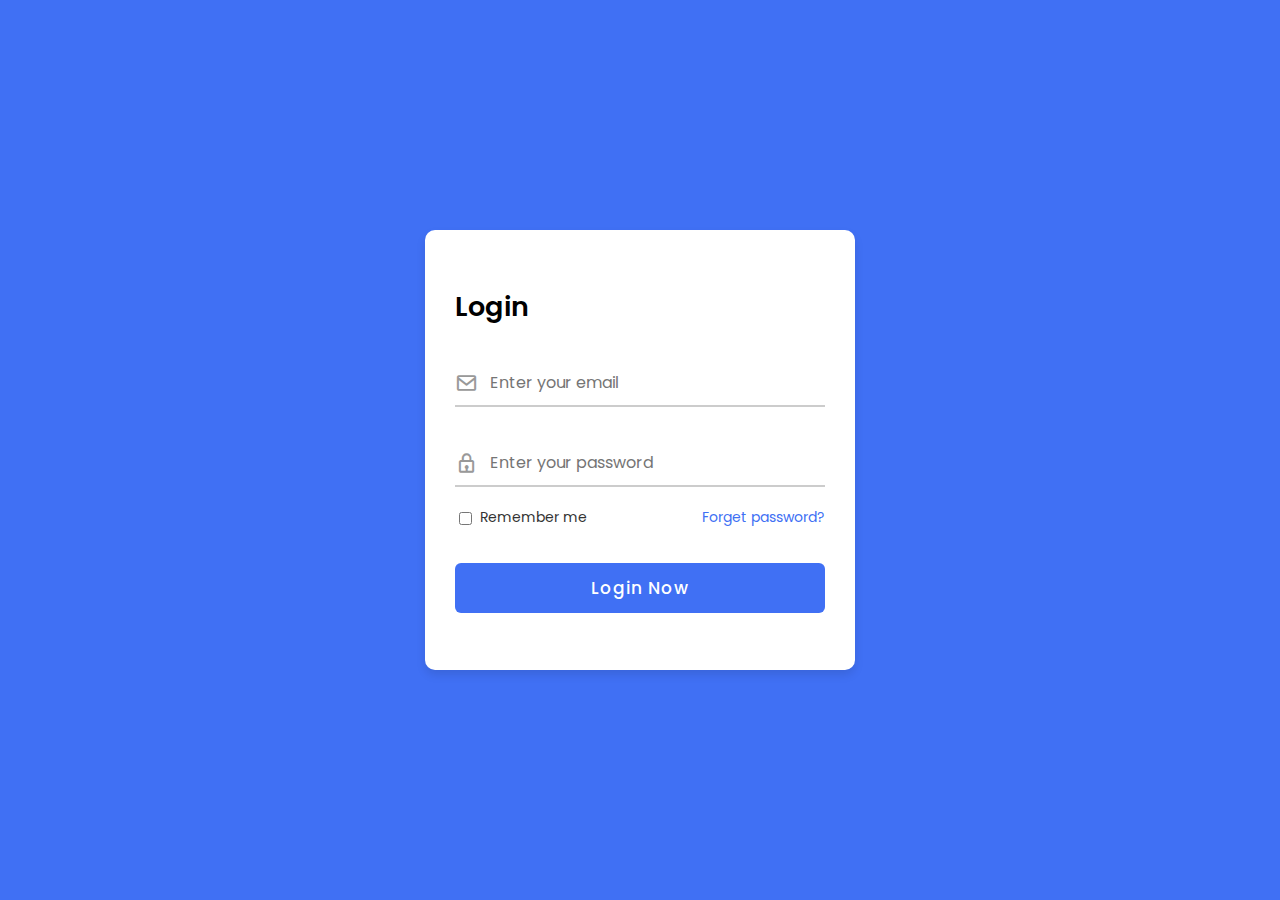
<file: L02-Signin-Signup/index.html>
<!DOCTYPE html>
<html lang="en">
<head>
    <meta charset="UTF-8">
    <meta name="viewport" content="width=\, initial-scale=1.0">
    <title>Login & Registration Form</title>
    <link rel="stylesheet" href="style.css">
    <link href='https://unpkg.com/boxicons@2.1.4/css/boxicons.min.css' rel='stylesheet'>
</head>
<body>
   
<div class="container">
    <div class="forms">
        <div class="form login">
            <span class="title">Login</span>

            <form action="#">
                <div class="input-field">
                    <input type="text" name="email" id="email" required placeholder="Enter your email">
                    <i class='bx bx-envelope'></i>
                </div>
                <div class="input-field">
                    <input type="password" name="pwd" id="pwd" required placeholder="Enter your password" class="password">
                    <i class='bx bx-lock'></i>
                </div>
               
                <div class="checkbox-text">
                    <div class="checkbox-content">
                        <input type="checkbox" name="chk1" id="chk1">
                        <label for="chk1" class="text">Remember me</label>
                    </div>

                    <a href="#" class="text">Forget password?</a>
                </div>

                <div class="input-field button">
                    <input type="button" value="Login Now">
                </div>


            </form>

        </div>
    </div>
</div>

</body>
</html>
</file>
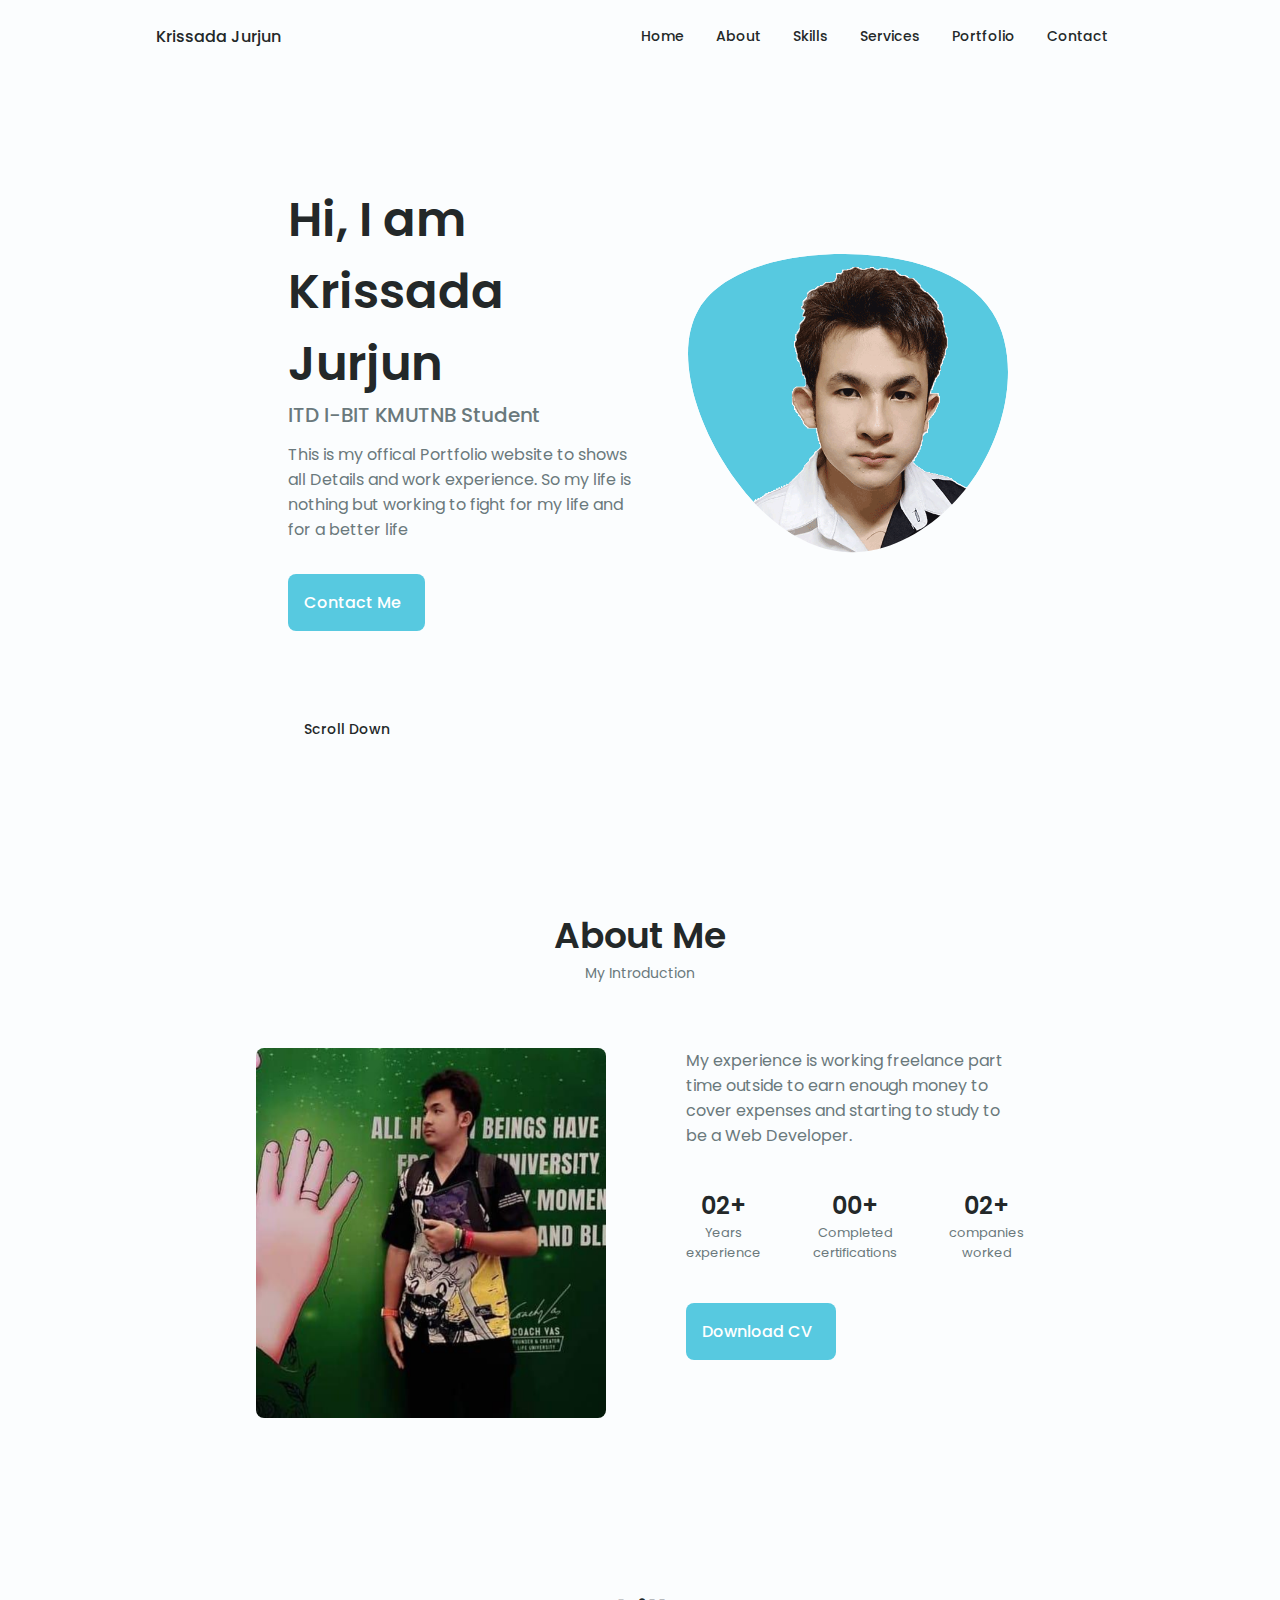
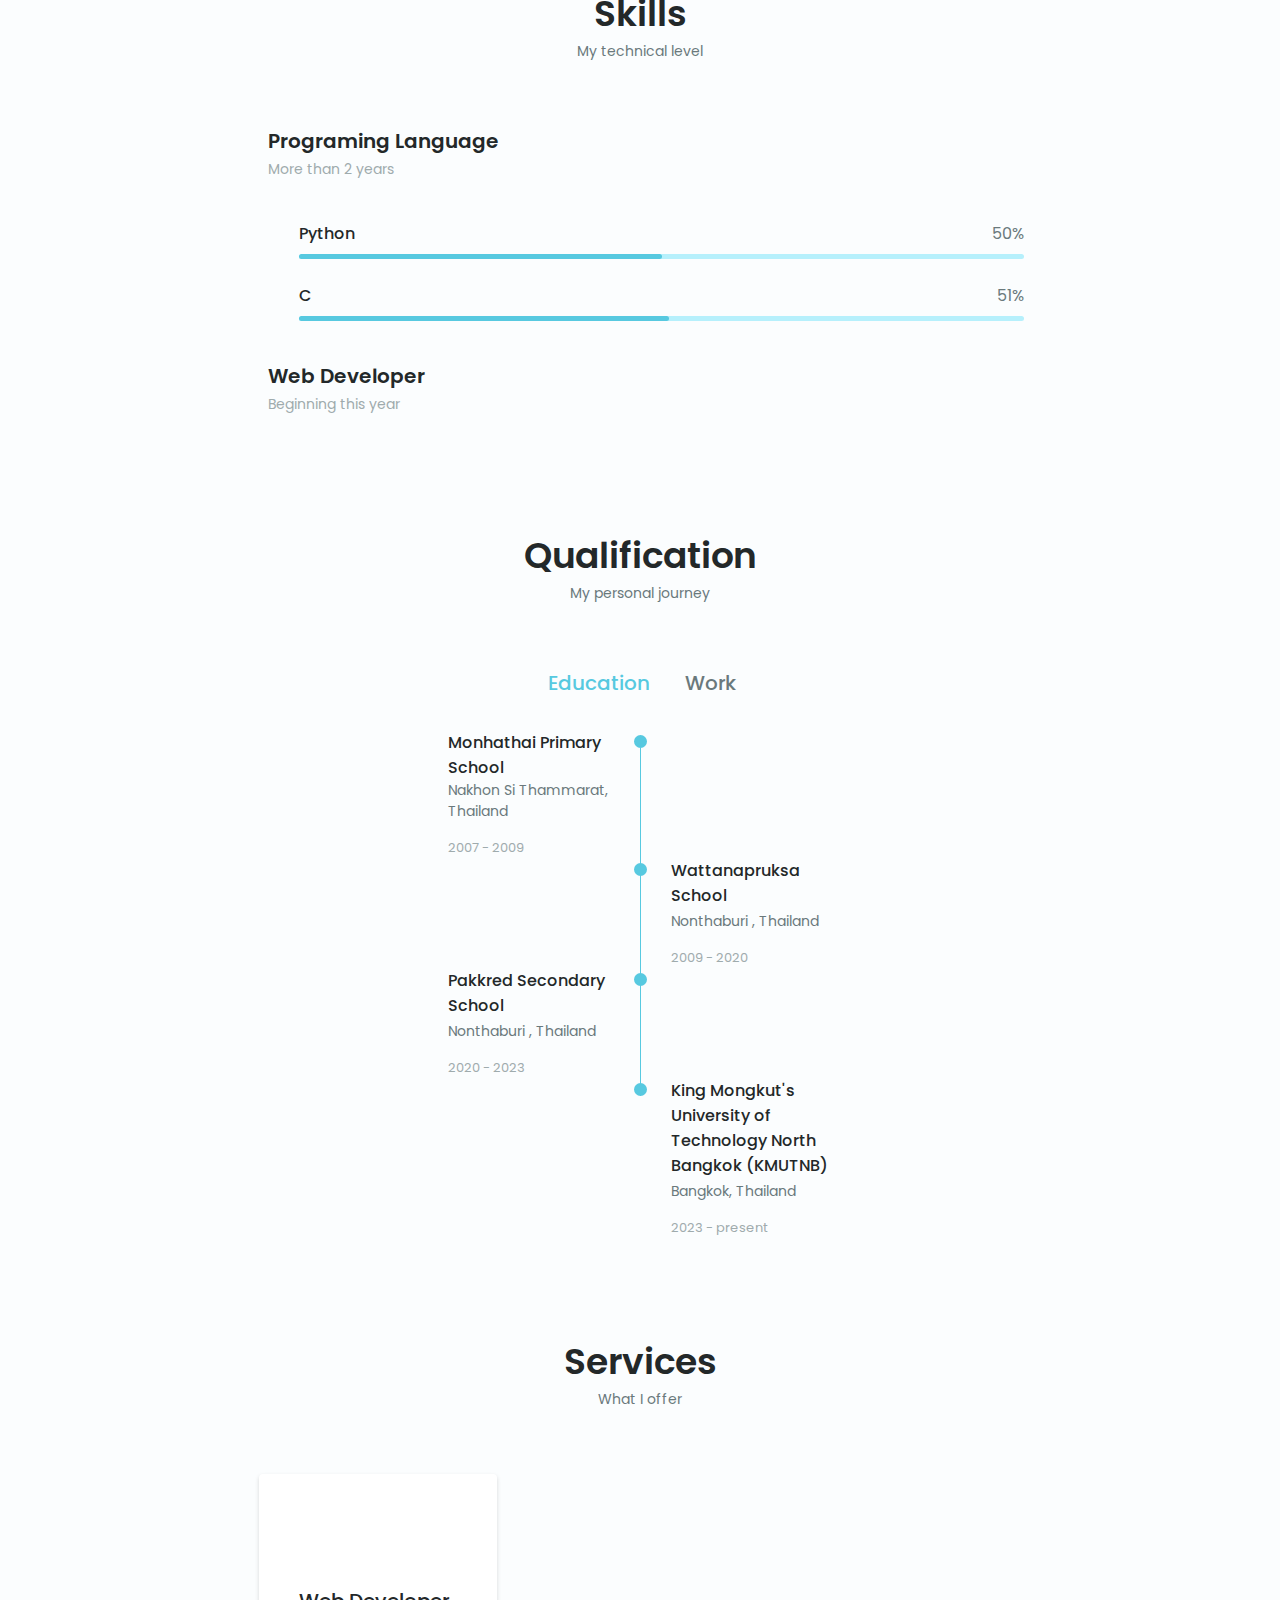
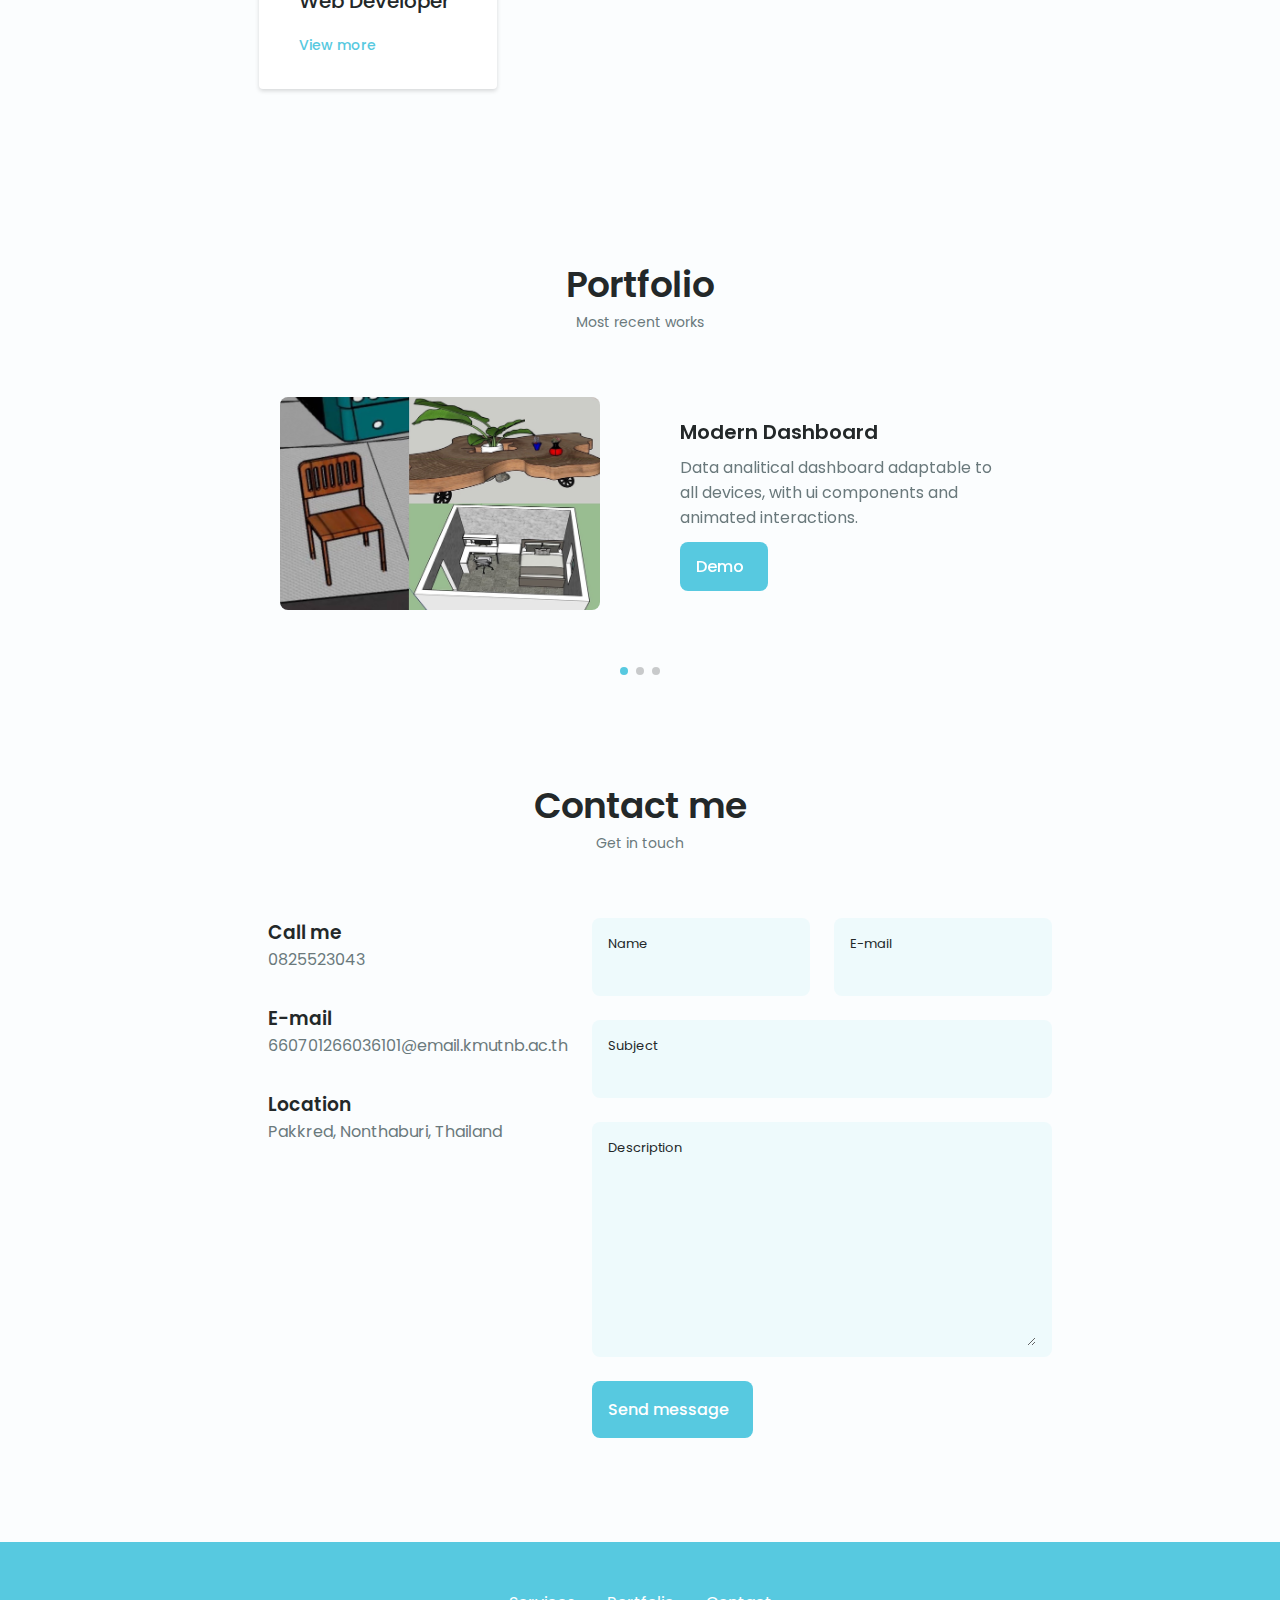
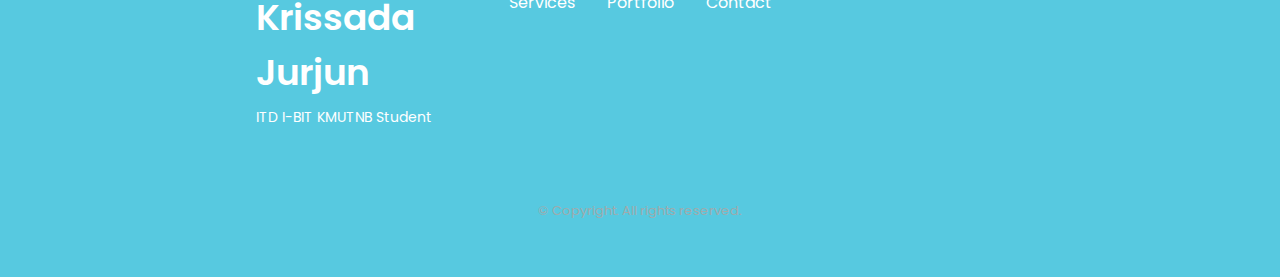
<file: LAB-CSS-Git-LAB04-Portfolio/index.html>
<!DOCTYPE html>
    <html lang="en">
    <head>
        <meta charset="UTF-8">
        <meta name="viewport" content="width=device-width, initial-scale=1.0">

        <!--==================== UNICONS ====================-->
        <link rel="stylesheet" href="https://unicons.iconscout.com/release/v4.0.0/css/line.css">
        
        <!--==================== SWIPER CSS ====================-->
        <link rel="stylesheet" href="./packages/css/swiper-bundle.min.css">
        
        <!--==================== CSS ====================-->
        <link rel="stylesheet" href="./packages/css/styles.css">

        <title>AT Soft LTD</title>
    </head>
    <body>
        <!--==================== HEADER ====================-->
        <header class="header" id="header">
            <nav class="nav container">
                <a href="#" class="nav__logo">Krissada Jurjun </a>
                <div class="nav__menu" id="nav-menu">
                    <ul class="nav__list grid">
                        <li class="nav__item">
                            <a href="#home" class="nav__link">
                                <i class="uil uil-estate nav__icon"></i>Home
                            </a>
                        </li>
                        <li class="nav__item">
                            <a href="#about" class="nav__link">
                                <i class="uil uil-user nav__icon"></i>About
                            </a>
                        </li>
                        <li class="nav__item">
                            <a href="#skills" class="nav__link">
                                <i class="uil uil-file-alt nav__icon"></i>Skills
                            </a>
                        </li>
                          <li class="nav__item">
                            <a href="#services" class="nav__link">
                                <i class="uil uil-briefcase-alt nav__icon"></i>Services
                            </a>
                        </li>
                        <li class="nav__item">
                            <a href="#portfolio" class="nav__link">
                                <i class="uil uil-scenery nav__icon"></i>Portfolio                                
                            </a>
                        </li>
                        <li class="nav__item">
                            <a href="#contact" class="nav__link">
                                <i class="uil uil-message nav__icon"></i>Contact                               
                            </a>
                        </li>
                    </ul>
                    <i class="uil uil-times nav__close" id="nav-close"></i>
                </div>
                <div class="nav__btns">
                    <!-- Theme change button -->

                    <i class="uil uil-moon change-theme" id="theme-button"></i>

                    <div class="nav__toggle" id="nav-toggle">
                        <i class="uil uil-apps"></i>
                    </div>
                </div>
            </nav>
        </header>

        <!--==================== MAIN ====================-->
        <main class="main">
            <!--==================== HOME ====================-->
            <section class="home section" id="home">
                <div class="home__container container grid">
                    <div class="home__content grid">
                        <div class="home__social">
                            <a href="#" target="_blank" class="home__social-icon">
                                <i class="uil uil-linkedin-alt"></i>
                            </a>
                            <a href="#" target="_blank" class="home__social-icon">
                                <i class="uil uil-twitter-alt"></i>
                            </a>
                            <a href="#" target="_blank" class="home__social-icon">
                                <i class="uil uil-github-alt"></i>
                            </a>
                        </div>

                        <div class="home__img">
                            <svg class="home__blob" viewBox="0 0 200 187" xmlns="http://www.w3.org/2000/svg" xmlns:xlink="http://www.w3.org/1999/xlink">
                                <mask id="mask0" mask-type="alpha">
                                    <path d="M190.312 36.4879C206.582 62.1187 201.309 102.826 182.328 134.186C163.346 165.547 
                                    130.807 187.559 100.226 186.353C69.6454 185.297 41.0228 161.023 21.7403 129.362C2.45775 
                                    97.8511 -7.48481 59.1033 6.67581 34.5279C20.9871 10.1032 59.7028 -0.149132 97.9666 
                                    0.00163737C136.23 0.303176 174.193 10.857 190.312 36.4879Z"/>
                                </mask>
                                <g mask="url(#mask0)">
                                    <path d="M190.312 36.4879C206.582 62.1187 201.309 102.826 182.328 134.186C163.346 
                                    165.547 130.807 187.559 100.226 186.353C69.6454 185.297 41.0228 161.023 21.7403 
                                    129.362C2.45775 97.8511 -7.48481 59.1033 6.67581 34.5279C20.9871 10.1032 59.7028 
                                    -0.149132 97.9666 0.00163737C136.23 0.303176 174.193 10.857 190.312 36.4879Z"/>
                                    <image class="home__blob-img" x="" xlink:href="packages/images/Earth-Single.png"/>
                                </g>
                            </svg>
                        </div>

                        <div class="home__data">
                            <h1 class="home__title">Hi, I am Krissada Jurjun</h1>
                            <h3 class="home__subtitle">ITD I-BIT KMUTNB Student</h3>
                            <p class="home__description">This is my offical Portfolio website to shows all
                                Details and work experience. So my life is nothing but working to fight for my life and for a better life</p>
                            <a href="#contact" class="button button--flex home__button">
                                Contact Me<i class="uil uil-message button__icon"></i>
                            </a>
                        </div>
                    </div>

                    <div class="home__scroll">
                        <a href="#about" class="home__scroll-button button--flex">
                            <i class="uil uil-mouse-alt home__scroll-mouse"></i>
                            <span class="home__scroll-name">Scroll Down</span>
                            <i class="uil uil-arrow-down home__scroll-arrow"></i>
                        </a>
                    </div>
                </div>
            </section>

            <!--==================== ABOUT ====================-->
            <section class="about section" id="about">
                <h2 class="section__title">About Me</h2>
                <span class="section__subtitle">My Introduction</span>

                <div class="about__container container grid">
                    <img src="packages/images/Earth-Single2.png" alt="" class="about__img">
                    <div class="about__data">
                        <p class="about__description">
                            My experience is working freelance part time outside to earn enough money to cover expenses and  starting to study to be a Web Developer.
                        </p>
                        <div class="about__info">
                            <div>
                                <span class="about__info-title">02+</span>
                                <span class="about__info-name">Years <br> experience</span>
                            </div>
                            <div>
                                <span class="about__info-title">00+</span>
                                <span class="about__info-name">Completed <br> certifications</span>
                            </div>
                            <div>
                                <span class="about__info-title">02+</span>
                                <span class="about__info-name">companies<br>worked</span>
                            </div>
                        </div>

                        <div class="about__buttons">
                            <a download="" href="packages/pdf/" class="button button--flex">
                                Download CV<i class="uil uil-download-alt button__icon"></i>
                            </a>
                        </div>
                    </div>
                </div>
            </section>

            <!--==================== SKILLS ====================-->
            <section class="skills section" id="skills">
                <h2 class="section__title">Skills</h2>
                <span class="section__subtitle">My technical level</span>

                <div class="skills__container container grid">
                    <div>
                         <!--==================== SKILL-1 ====================-->
                        <div class="skills__content skills__open">
                            <div class="skills__header">
                                <i class="uil uil-analytics skills__icon"></i>
                               <div>
                                   <h1 class="skills__title">Programing Language</h1>
                                   <span class="skills__subtitle">More than 2 years</span>
                               </div>

                               <i class="uil uil-angle-down skills__arrow"></i>
                            </div>
                            <div class="skills__list grid">
                                <div class="skills__data">
                                    <div class="skills__titles">
                                        <h3 class="skills__name">Python</h3>
                                        <span class="skills__number">50%</span>
                                    </div>
                                    <div class="skills__bar">
                                        <span class="skills__percentage skills__python"></span>
                                    </div>
                                </div>
                               <div class="skills__data">
                                   <div class="skills__titles">
                                       <h3 class="skills__name">C </h3>
                                       <span class="skills__number">51%</span>
                                   </div>
                                   <div class="skills__bar">
                                       <span class="skills__percentage skills__tab"></span>
                                    </div>
                                </div>
                             </div>
                         </div>
                        <!--==================== SKILLS 3 ====================-->
                        <div class="skills__content skills__close">
                            <div class="skills__header">
                               <i class="uil uil-brackets-curly skills__icon"></i>
                               <div>
                                   <h1 class="skills__title">Web Developer</h1>
                                   <span class="skills__subtitle">Beginning this year</span>
                               </div>

                               <i class="uil uil-angle-down skills__arrow"></i>
                            </div>
                            <div class="skills__list grid">
                                <div class="skills__data">
                                    <div class="skills__titles">
                                        <h3 class="skills__name">HTML</h3>
                                        <span class="skills__number">50%</span>
                                    </div>
                                    <div class="skills__bar">
                                        <span class="skills__percentage skills__html"></span>
                                    </div>
                                </div>
                               <div class="skills__data">
                                   <div class="skills__titles">
                                       <h3 class="skills__name">CSS</h3>
                                       <span class="skills__number">40%</span>
                                   </div>
                                   <div class="skills__bar">
                                       <span class="skills__percentage skills__css"></span>
                                   </div>
                               </div>
                               <div class="skills__data">
                                   <div class="skills__titles">
                                       <h3 class="skills__name">JavaScript</h3>
                                       <span class="skills__number">35%</span>
                                   </div>
                                   <div class="skills__bar">
                                       <span class="skills__percentage skills__js"></span>
                                   </div>
                               </div>
                               <div class="skills__data">
                                   <div class="skills__titles">
                                       <h3 class="skills__name">WordPress</h3>
                                       <span class="skills__number">0%</span>
                                   </div>
                                   <div class="skills__bar">
                                       <span class="skills__percentage skills__wordpress"></span>
                                   </div>
                               </div>
                           </div>
                       </div>
                    </div>
                </div>
            </section>

              <!--==================== QUALIFICATION ====================-->
        <section class="qualification__section">
            <h2 class="section__title">Qualification</h2>
            <span class="section__subtitle">My personal journey</span>

            <div class="qualification__container container">
                <div class="qualification__tabs">
                    <div class="qualification__button button--flex qualification__active" data-target='#education'>
                        <i class="uil uil-graduation-cap qualification__icon"></i>
                        Education
                    </div>

                    <div class="qualification__button button--flex" data-target="#work">
                        <i class="uil uil-briefcase-alt qualification__icon"></i>
                        Work
                    </div>
                </div>

                <div class="qualification__sections">
            <!--==================== QUALIFICATION CONTENT 1 ====================-->
            <div class="qualification__content qualification__active" data-content id="education">
             <!--==================== QUALIFICATION 1 ====================--> 
             <div class="qualification__data">
                 <div>
                     <h3 class="qualification__title">Monhathai Primary School </h3>
                     <span class="qualification__subtitle">Nakhon Si Thammarat, Thailand</span>
                     <div class="qualification__calendar">
                        <i class="uil uil-calendar-alt"></i>
                        2007 - 2009
                     </div>
                 </div>

                 <div>
                     <span class="qualification__rounder"></span>
                     <span class="qualification__line"></span>
                 </div>
             </div>
             
             <!--==================== QUALIFICATION 2 ====================--> 
             <div class="qualification__data">
                <div></div>
                <div>
                   <span class="qualification__rounder"></span>
                   <span class="qualification__line"></span>
                </div>

                <div>
                    <h3 class="qualification__title">Wattanapruksa School</h3>
                    <span class="qualification__subtitle">Nonthaburi , Thailand</span>
                    <div class="qualification__calendar">
                       <i class="uil uil-calendar-alt"></i>
                       2009 - 2020
                    </div>
                </div>
            </div> 

            <!--==================== QUALIFICATION 3 ====================--> 
            <div class="qualification__data">
                <div>
                    <h3 class="qualification__title">Pakkred Secondary School</h3>
                    <span class="qualification__subtitle">Nonthaburi , Thailand</span>
                    <div class="qualification__calendar">
                       <i class="uil uil-calendar-alt"></i>
                       2020 - 2023
                    </div>
                </div>

                <div>
                    <span class="qualification__rounder"></span>
                    <span class="qualification__line"></span>
                </div>
            </div> 

            <!--==================== QUALIFICATION 4 ====================--> 
            <div class="qualification__data">
                <div></div>
                <div>
                    <span class="qualification__rounder"></span>
                   <!-- <span class="qualification__line"></span> -->
                </div>

                <div>
                    <h3 class="qualification__title">King Mongkut's University of Technology North Bangkok (KMUTNB)</h3>
                    <span class="qualification__subtitle">Bangkok, Thailand</span>
                    <div class="qualification__calendar">
                       <i class="uil uil-calendar-alt"></i>
                       2023 - present
                    </div>
                </div>

                
            </div>
            </div>
            
            <!--==================== QUALIFICATION CONTENT 2 ====================-->
            <div class="qualification__content" data-content id="work">
                <!--==================== QUALIFICATION 1 ====================--> 
                <div class="qualification__data">
                    <div>
                        <h3 class="qualification__title">Trainee Banking Assistant</h3>
                        <span class="qualification__subtitle">DFCC Head Office - Colombo</span>
                        <div class="qualification__calendar">
                           <i class="uil uil-calendar-alt"></i>
                           2017 - 2019
                        </div>
                    </div>
   
                    <div>
                        <span class="qualification__rounder"></span>
                        <span class="qualification__line"></span>
                    </div>
                </div>
                
                <!--==================== QUALIFICATION 2 ====================--> 
                <div class="qualification__data">
                   <div></div>
                   <div>
                      <span class="qualification__rounder"></span>
                      <span class="qualification__line"></span>
                   </div>
   
                   <div>
                       <h3 class="qualification__title">Banking Assistant</h3>
                       <span class="qualification__subtitle">DFCC Head Office - Colombo</span>
                       <div class="qualification__calendar">
                          <i class="uil uil-calendar-alt"></i>
                          2019 - 2020
                       </div>
                   </div>
               </div> 
   
               <!--==================== QUALIFICATION 3 ====================--> 
               <div class="qualification__data">
                   <div>
                       <h3 class="qualification__title">Data Analyst - Digital banking</h3>
                       <span class="qualification__subtitle">DFCC Head Office - Colombo</span>
                       <div class="qualification__calendar">
                          <i class="uil uil-calendar-alt"></i>
                          2020 - Present
                       </div>
                   </div>
   
                   <div>
                       <span class="qualification__rounder"></span>
                       <!-- <span class="qualification__line"></span> -->
                   </div>
               </div> 
          
               </div> 
             
               </div>
            </div>
        </section>
      
        <!--==================== SERVICES ====================-->
        <section class="services section" id="services">
            <h2 class="section__title">Services</h2>
            <span class="section__subtitle">What I offer</span>

            <div class="services__container container grid">
        
        <!--==================== SERVICES 1 ====================-->
        <div class="services__content">
            <div>
                <i class="uil uil-arrow services__icon"></i>
                <h3 class="services__title">Web Developer<br></h3>
            </div>
            <span class="button button--flex button--small button--link services__button">
                View more
                <i class="uil uil-arrow-right button__icon"></i>
            </span>

            <div class="services__modal">
                <div class="services__modal-content">
                    <h4 class="services__modal-title">Web  Developer<br></h4>
                    <i class="uil uil-times services__modal-close"></i>

                    <ul class="services__modal-services grid">
                        <li class="services__modal-service">
                            <i class="uil uil-check-circle services__modal-icon"></i>
                            <p>I develop the user interface.</p>
                        </li>

                        <li class="services__modal-service">
                            <i class="uil uil-check-circle services__modal-icon"></i>
                            <p>Webpage development.</p>
                        </li>

                        <li class="services__modal-service">
                            <i class="uil uil-check-circle services__modal-icon"></i>
                            <p>I create Ux element interactions.</p>
                        </li>

                        <li class="services__modal-service">
                            <i class="uil uil-check-circle services__modal-icon"></i>
                            <p>Well trained in WordPress.</p>
                        </li>
                    </ul>
                </div>
            </div>
        </div> 
  
       
        </div>
        </section>
        <!--==================== PORTFOLIO ====================-->
        <section class="portfolio section" id="portfolio">

            <h2 class="section__title">Portfolio</h2>
            <span class="section__subtitle">Most recent works</span>

            <div class="portfolio__container container swiper-container">
                <div class="swiper-wrapper">
        <!--==================== PORTFOLIO 1 ====================-->
        
            <div class="portfolio__content grid swiper-slide">
                <img src="./packages/images/Portfolio 1.png" alt="" class="portfolio__img">

                <div class="portfolio_">
                    <h3 class="portfolio__title">Modern Dashboard</h3>
                    <p class="portfolio__description">Data analitical dashboard adaptable to all devices, 
                        with ui components and animated interactions.</p>
                    <a href="#" class="button button--flex button--small portfolio__button">
                        Demo
                        <i class="uil uil-arrow-right button__icon"></i>
                    </a>
                </div>
            </div>

            <!--==================== PORTFOLIO 2 ====================-->
        
            <div class="portfolio__content grid swiper-slide">
                <img src="./packages/images/Portfolio 2.png" alt="" class="portfolio__img">

                <div class="portfolio_">
                    <h3 class="portfolio__title">E-Commerce website</h3>
                    <p class="portfolio__description">Above Amazon clone is adaptable to all devices, with 
                        ui components and animated interactions.</p>
                    <a href="#" class="button button--flex button--small portfolio__button">
                        Demo
                        <i class="uil uil-arrow-right button__icon"></i>
                    </a>
                </div>
            </div>

            <!--==================== PORTFOLIO 3 ====================-->
        
            <div class="portfolio__content grid swiper-slide">
                <img src="./packages/images/Portfolio 3.png" alt="" class="portfolio__img">

                <div class="portfolio_">
                    <h3 class="portfolio__title">Brand Design</h3>
                    <p class="portfolio__description">Tesla Clone is adaptable to all devices, with 
                        ui components and animated interactions.</p>
                    <a href="#" class="button button--flex button--small portfolio__button">
                        Demo
                        <i class="uil uil-arrow-right button__icon"></i>
                    </a>
                </div>
            </div>
                </div>

            <!-- add arrows-->
            <div class="swiper-button-next">
                <i class="uil uil-angle-right-b swiper-portfolio-icon"></i>
            </div>

            <div class="swiper-button-prev">
                <i class="uil uil-angle-left-b swiper-portfolio-icon"></i>
            </div>

            <!-- Add Pagination -->
            <div class="swiper-pagination"></div>
            
        
        </div>

        </section>

        <!--==================== CONTACT ME ====================-->
        <section class="contact section" id="contact">
            <h2 class="section__title">Contact me</h2>
            <span class="section__subtitle">Get in touch</span>

            <div class="contact__container container grid">
                <div>
                    <div class="contact__information">
                        <i class="uil uil-phone-alt contact__icon"></i>

                        <div>
                            <h3 class="contact__title">Call me</h3>
                            <span class="contatc__subtitle">0825523043</span>
                        </div>
                    </div>

                    <div class="contact__information">
                        <i class="uil uil-envelope contact__icon"></i>

                        <div>
                            <h3 class="contact__title">E-mail</h3>
                            <span class="contatc__subtitle">660701266036101@email.kmutnb.ac.th</span>
                        </div>
                    </div>

                    <div class="contact__information">
                        <i class="uil uil-map-marker contact__icon"></i>

                        <div>
                            <h3 class="contact__title">Location</h3>
                            <span class="contatc__subtitle">Pakkred, Nonthaburi, Thailand</span>
                        </div>
                    </div>
                </div>

                <form action="" class="contact__form grid">
                    <div class="contact__inputs grid">
                        <div class="contact__content">
                            <label for="" class="contact__label">Name</label>
                            <input type="text" class="contact__input">
                        </div>

                        <div class="contact__content">
                            <label for="" class="contact__label">E-mail</label>
                            <input type="email" class="contact__input">
                        </div>
                    </div>

                    <div class="contact__content">
                        <label for="" class="contact__label">Subject</label>
                        <input type="text" class="contact__input">
                    </div>

                    <div class="contact__content">
                        <label for="" class="contact__label">Description</label>
                        <textarea name="" id="" cols="0" rows="7" class="contact__input"></textarea>
                    </div>

                    <div>
                        <a href="#" class="button button--flex">
                            Send message
                            <i class="uil uil-message button__icon"></i>
                        </a>
                    </div>
                </form>
            </div>

        </section>
    </main>

    <!--==================== FOOTER ====================-->
    <footer class="footer">

        <div class="footer__bg">
            <div class="footer__container container grid">
                <div>
                    <h1 class="footer__title">Krissada Jurjun</h1>
                    <span class="footer__subtitle">ITD I-BIT KMUTNB Student</span>
                </div>

                <ul class="footer__links">
                    <li>
                        <a href="#services" class="footer__link">Services</a>
                    </li>
                    <li>
                        <a href="#portfolio" class="footer__link">Portfolio</a>
                    </li>
                    <li>
                        <a href="#contact" class="footer__link">Contact</a>
                    </li>
                </ul>

                <div class="footer__socials">
                    <a href="#" target="_blank" class="footer__social">
                        <i class="uil uil-facebook"></i>
                    </a>
                    <a href="#" target="_blank" class="footer__social">
                        <i class="uil uil-instagram"></i>
                    </a>
                    <a href="#" target="_blank" class="footer__social">
                        <i class="uil uil-twitter-alt"></i>
                    </a>
                </div>
            </div>
            <p class="footer__copy">&#169; Copyright. All rights reserved.</p>
        </div>
    </footer>

    <!--==================== SCROLL TOP ====================-->
    <a href="#" class="scrollup" id="scroll-up">
        <i class="uil uil-arrow-up scrollup__icon"></i>
    </a>
    

    <!--==================== SWIPER JS ====================-->
    <script src="./packages/js/swiper-bundle.min.js"></script>

    <!--==================== MAIN JS ====================-->
    <script src="./packages/js/main.js"></script>
</body>

</html>
</file>
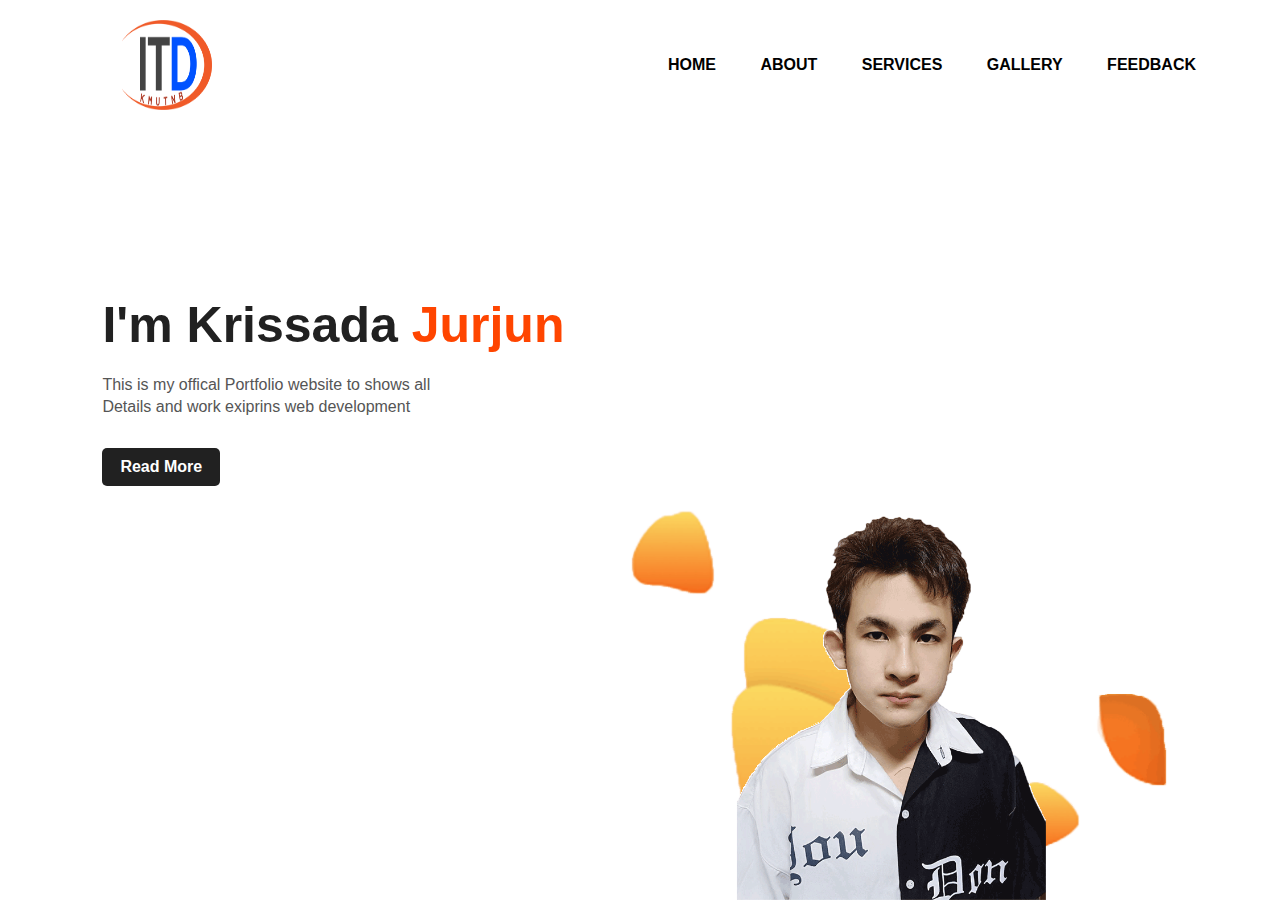
<file: Lab01-NavBar/index.html>
<!DOCTYPE html>
<html lang="en">
<head>
    <meta charset="UTF-8">
    <meta name="viewport" content="width=device-width, initial-scale=1.0">
    <title>Personal Portfolio website</title>
    <link rel="stylesheet" href="mystyle.css">
</head>
<body>
    <div class="hero">
     <nav>
        <img src="images/i-bit.png" class="download">
        <ul>
            <li><a href="#">HOME</a></li>
            <li><a href="#">ABOUT</a></li>
            <li><a href="#">SERVICES</a></li>
            <li><a href="#">GALLERY</a></li>
            <li><a href="#">FEEDBACK</a></li>
        </ul>
     </nav>   
     <div class="detel">
        <h1>I'm Krissada <span>Jurjun</span></h1>
        <p>This is my offical Portfolio website to shows all
            <br> Details and work exiprins web development
        </p>
    <a href="#">Read More</a>
     </div>
     <div class="images">
        <img src="images/Orange-Shape.png" alt="Orange-shape">
        <img src="images/Earth-Single.png" alt="Earth-Single">
     </div>
    </div>
</body>
</html>
</file>
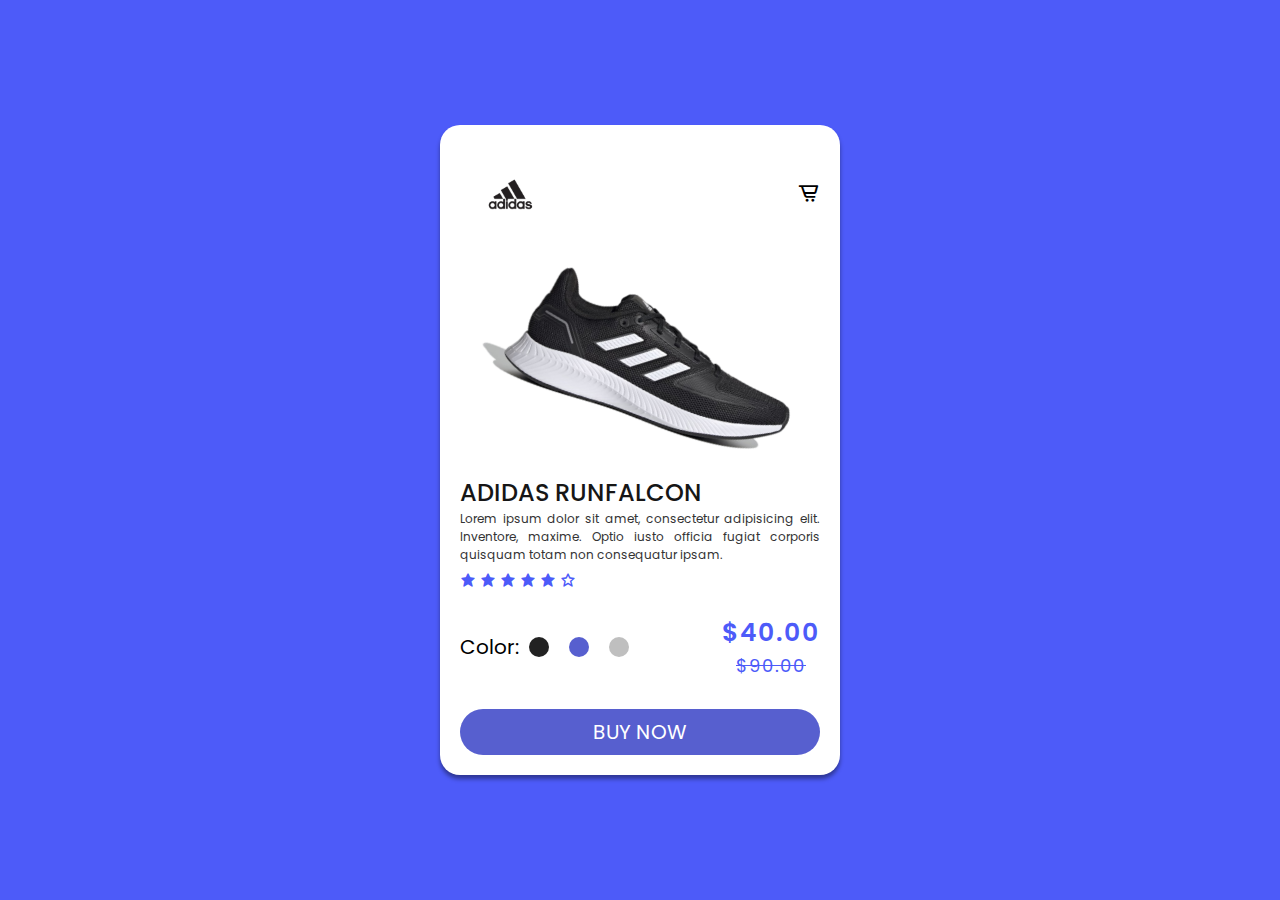
<file: LAB02-Animated Product Card/index.html>
<!DOCTYPE html>
<html lang="en">
<head>
  <meta charset="UTF-8">
  <meta name="viewport" content="width=device-width, initial-scale=1.0">
  <meta http-equiv="X-UA-Compatible" content="ie=edge">
  <title>Animated Product Card</title>
  <!-- Boxicons CSS -->
  <link href='https://unpkg.com/boxicons@2.0.9/css/boxicons.min.css' rel='stylesheet'>
  <link rel="stylesheet" href="style.css">
</head>
<body>
    <div class="wrapper">
      <div class="content">
        <div class="expand">
          <div class="logo">
            <img src="img/logo.png" alt="">
          </div>
        </div>
        <div class="icon">
          <span class='bx bx-cart-alt'></span>
        </div>
      </div>
      <div class="other">
        <div class="image">
          <img id="img-black" src="img/black.png" alt="">
          <img id="img-white" src="img/White.png" alt="">
          <img id="img-purple" src="img/Purple.png" alt="">
        </div>
        <div class="header">ADIDAS RUNFALCON</div>
        <p>Lorem ipsum dolor sit amet, consectetur adipisicing elit. Inventore, maxime. Optio iusto officia fugiat corporis quisquam totam non consequatur ipsam.</p>
        <div class="rating">
          <span class="bx bxs-star"></span>
          <span class="bx bxs-star"></span>
          <span class="bx bxs-star"></span>
          <span class="bx bxs-star"></span>
          <span class="bx bxs-star"></span>
          <span class="bx bx-star"></span>
        </div>
        <div class="tab">
          <div class="color_tab">
            <span>Color:</span>
            <div class="color black"></div>
            <div class="color purple"></div>
            <div class="color white"></div>
          </div>
          <div class="price_tab">
            <span>$40.00</span>
            <div class="end-price"><strike>$90.00</strike></div>
          </div>
        </div>
        <div class="button">
          <a href="#">BUY NOW</a>
        </div>
      </div>
    </div>
    <script>
    let card = document.querySelector('.wrapper'),
    color_black = document.querySelector('.black'),
    color_purple = document.querySelector('.purple'),
    color_white = document.querySelector('.white'),
    img_black = document.querySelector('#img-black'),
    img_white = document.querySelector('#img-white'),
    img_purple = document.querySelector('#img-purple');

    color_black.onclick = ()=>{
      img_black.classList.remove("hide");
      img_white.classList.remove("show");
      img_purple.classList.remove("show");
      color_black.classList.add("active");
      color_purple.classList.remove("active");
      color_white.classList.remove("active");
    }
    color_purple.onclick = ()=>{
      img_purple.classList.add("show");
      img_black.classList.add("hide");
      img_white.classList.remove("show");
      color_purple.classList.add("active");
      color_black.classList.remove("active");
      color_white.classList.remove("active");
    }
    color_white.onclick = ()=>{
      img_white.classList.add("show");
      img_black.classList.add("hide");
      img_purple.classList.remove("show");
      color_white.classList.add("active");
      color_purple.classList.remove("active");
      color_black.classList.remove("active");
    }
    </script>
</body>
</html>
</file>
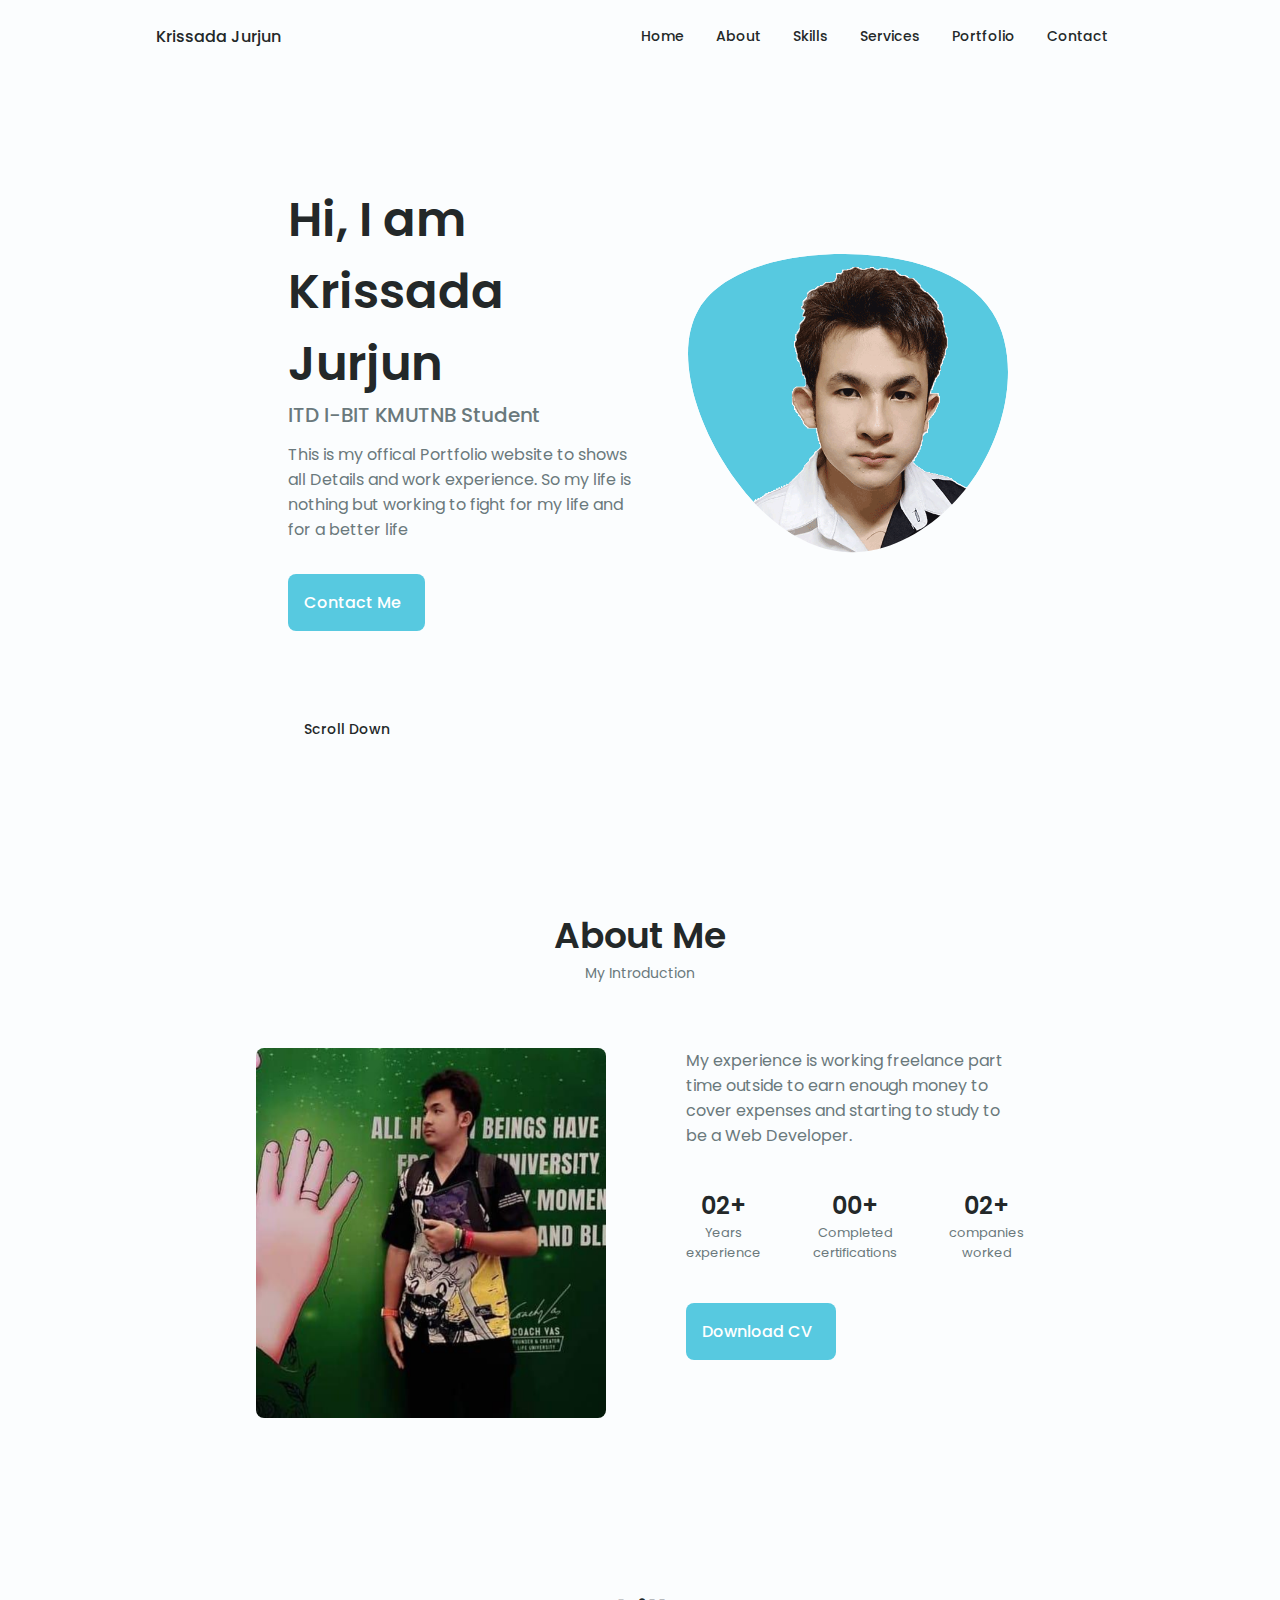
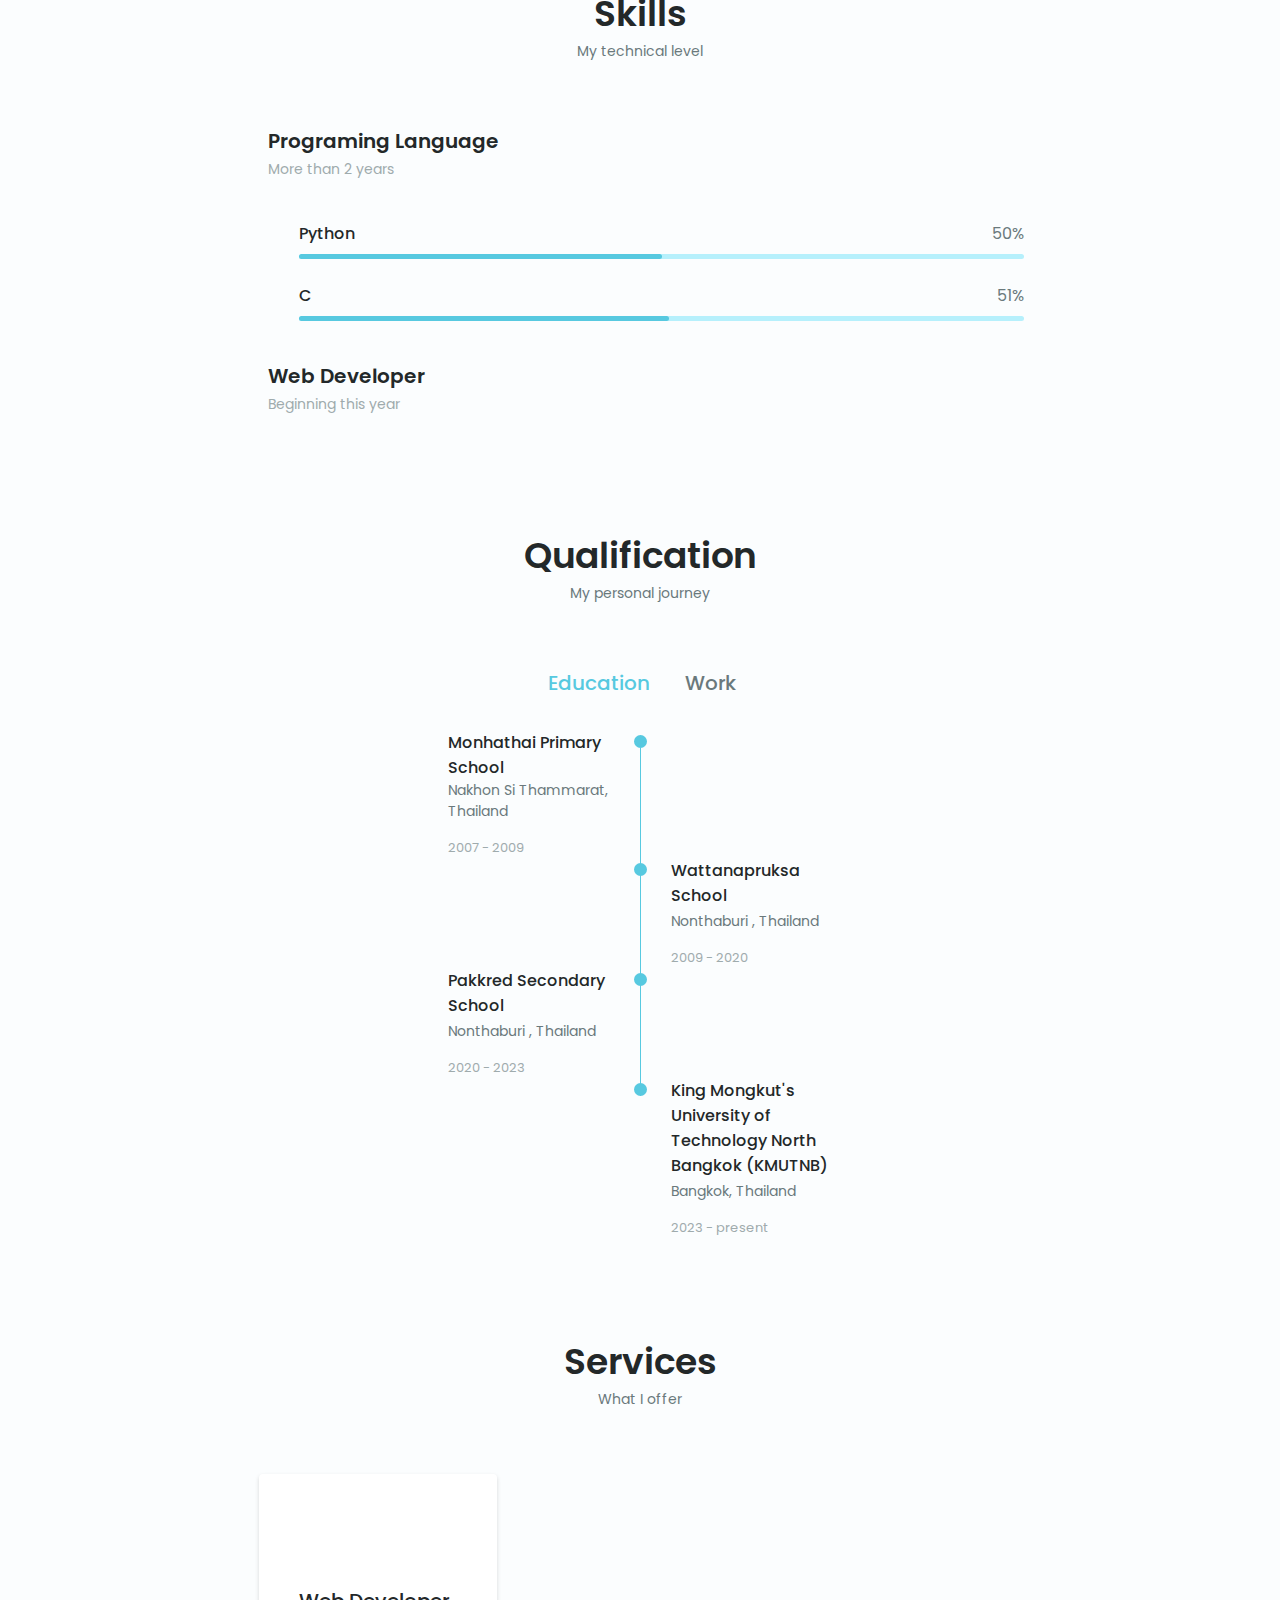
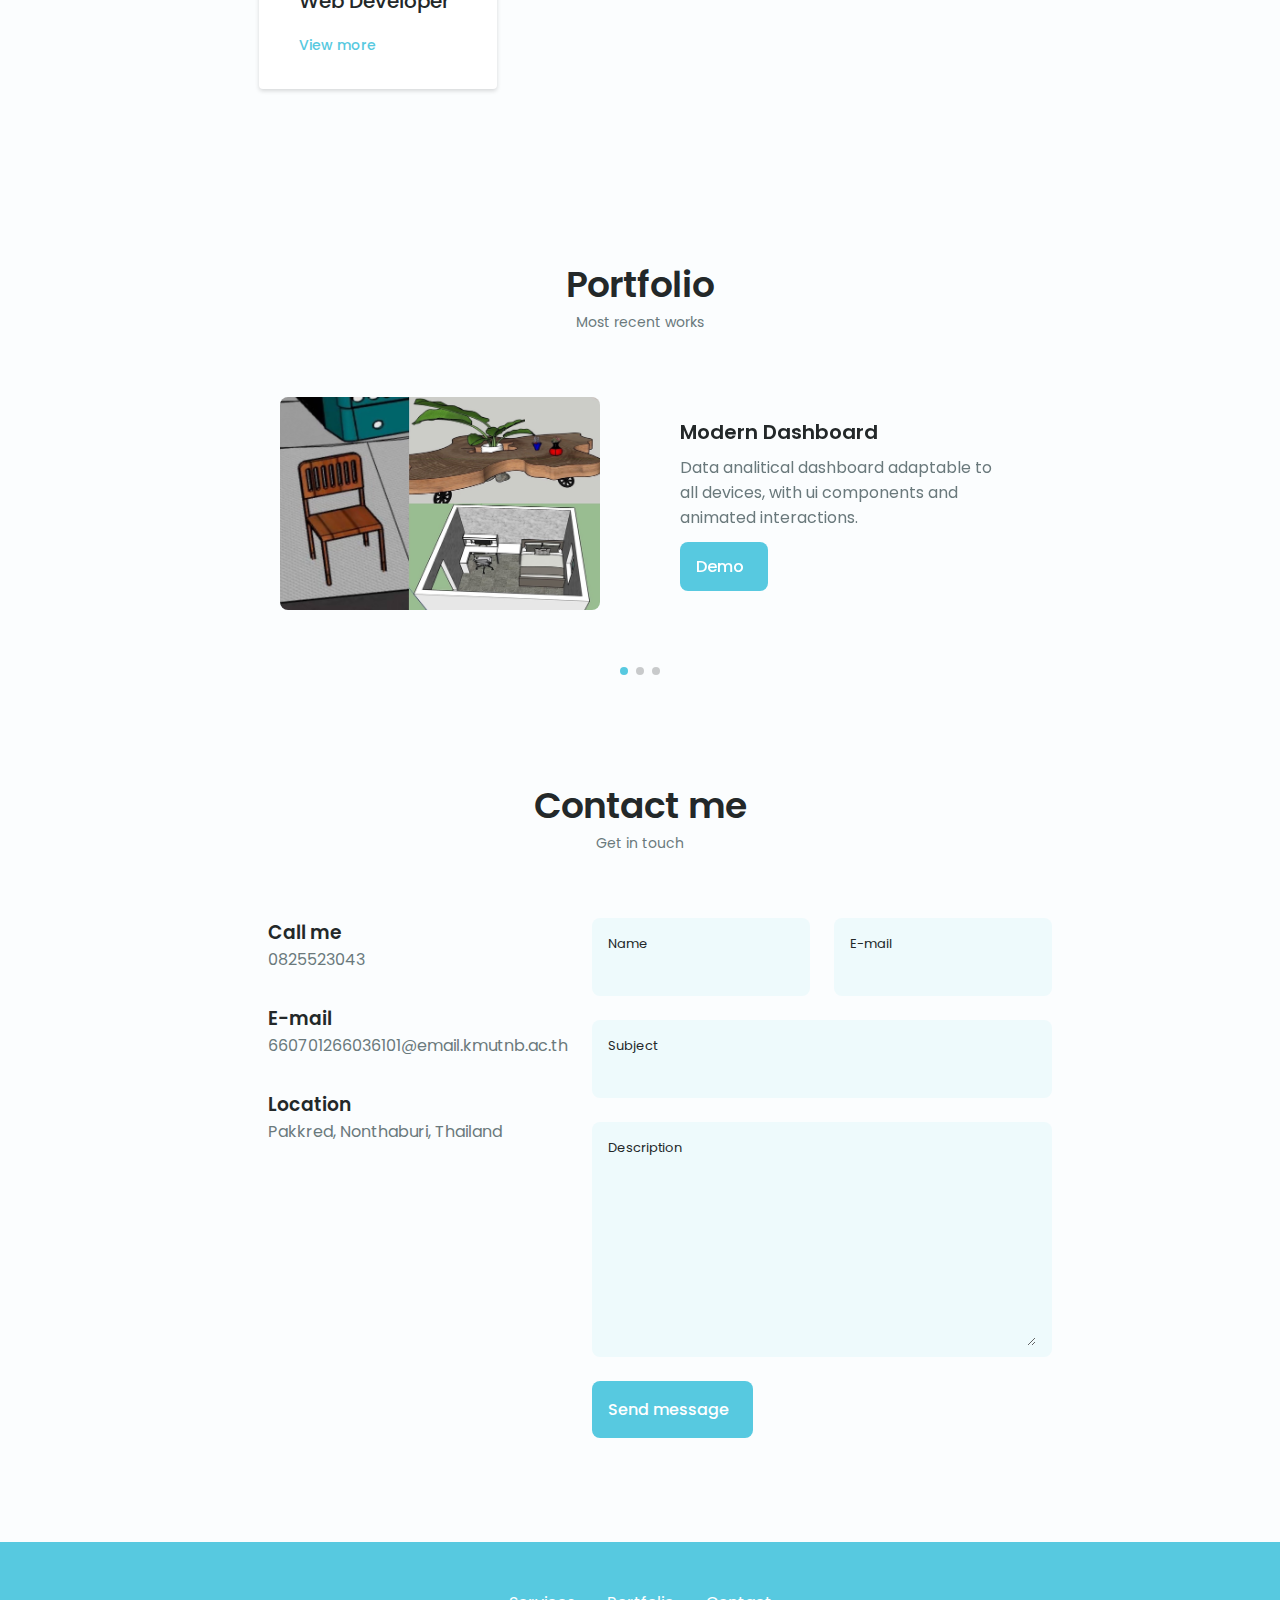
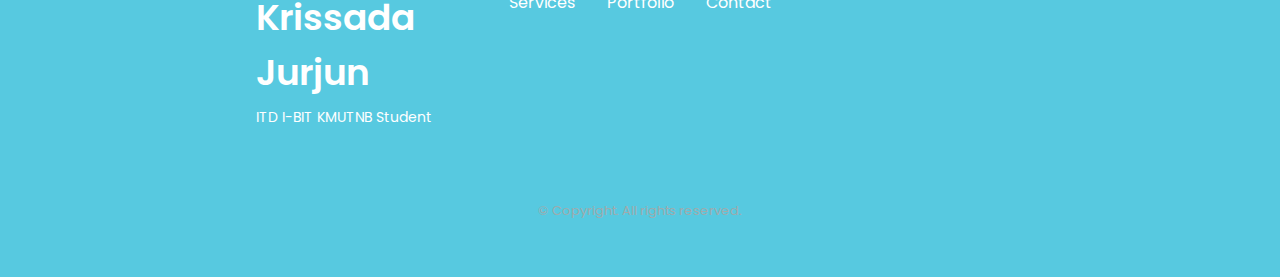
<file: LAB04-Portfolio/index.html>
<!DOCTYPE html>
    <html lang="en">
    <head>
        <meta charset="UTF-8">
        <meta name="viewport" content="width=device-width, initial-scale=1.0">

        <!--==================== UNICONS ====================-->
        <link rel="stylesheet" href="https://unicons.iconscout.com/release/v4.0.0/css/line.css">
        
        <!--==================== SWIPER CSS ====================-->
        <link rel="stylesheet" href="./packages/css/swiper-bundle.min.css">
        
        <!--==================== CSS ====================-->
        <link rel="stylesheet" href="./packages/css/styles.css">

        <title>AT Soft LTD</title>
    </head>
    <body>
        <!--==================== HEADER ====================-->
        <header class="header" id="header">
            <nav class="nav container">
                <a href="#" class="nav__logo">Krissada Jurjun </a>
                <div class="nav__menu" id="nav-menu">
                    <ul class="nav__list grid">
                        <li class="nav__item">
                            <a href="#home" class="nav__link">
                                <i class="uil uil-estate nav__icon"></i>Home
                            </a>
                        </li>
                        <li class="nav__item">
                            <a href="#about" class="nav__link">
                                <i class="uil uil-user nav__icon"></i>About
                            </a>
                        </li>
                        <li class="nav__item">
                            <a href="#skills" class="nav__link">
                                <i class="uil uil-file-alt nav__icon"></i>Skills
                            </a>
                        </li>
                          <li class="nav__item">
                            <a href="#services" class="nav__link">
                                <i class="uil uil-briefcase-alt nav__icon"></i>Services
                            </a>
                        </li>
                        <li class="nav__item">
                            <a href="#portfolio" class="nav__link">
                                <i class="uil uil-scenery nav__icon"></i>Portfolio                                
                            </a>
                        </li>
                        <li class="nav__item">
                            <a href="#contact" class="nav__link">
                                <i class="uil uil-message nav__icon"></i>Contact                               
                            </a>
                        </li>
                    </ul>
                    <i class="uil uil-times nav__close" id="nav-close"></i>
                </div>
                <div class="nav__btns">
                    <!-- Theme change button -->

                    <i class="uil uil-moon change-theme" id="theme-button"></i>

                    <div class="nav__toggle" id="nav-toggle">
                        <i class="uil uil-apps"></i>
                    </div>
                </div>
            </nav>
        </header>

        <!--==================== MAIN ====================-->
        <main class="main">
            <!--==================== HOME ====================-->
            <section class="home section" id="home">
                <div class="home__container container grid">
                    <div class="home__content grid">
                        <div class="home__social">
                            <a href="#" target="_blank" class="home__social-icon">
                                <i class="uil uil-linkedin-alt"></i>
                            </a>
                            <a href="#" target="_blank" class="home__social-icon">
                                <i class="uil uil-twitter-alt"></i>
                            </a>
                            <a href="#" target="_blank" class="home__social-icon">
                                <i class="uil uil-github-alt"></i>
                            </a>
                        </div>

                        <div class="home__img">
                            <svg class="home__blob" viewBox="0 0 200 187" xmlns="http://www.w3.org/2000/svg" xmlns:xlink="http://www.w3.org/1999/xlink">
                                <mask id="mask0" mask-type="alpha">
                                    <path d="M190.312 36.4879C206.582 62.1187 201.309 102.826 182.328 134.186C163.346 165.547 
                                    130.807 187.559 100.226 186.353C69.6454 185.297 41.0228 161.023 21.7403 129.362C2.45775 
                                    97.8511 -7.48481 59.1033 6.67581 34.5279C20.9871 10.1032 59.7028 -0.149132 97.9666 
                                    0.00163737C136.23 0.303176 174.193 10.857 190.312 36.4879Z"/>
                                </mask>
                                <g mask="url(#mask0)">
                                    <path d="M190.312 36.4879C206.582 62.1187 201.309 102.826 182.328 134.186C163.346 
                                    165.547 130.807 187.559 100.226 186.353C69.6454 185.297 41.0228 161.023 21.7403 
                                    129.362C2.45775 97.8511 -7.48481 59.1033 6.67581 34.5279C20.9871 10.1032 59.7028 
                                    -0.149132 97.9666 0.00163737C136.23 0.303176 174.193 10.857 190.312 36.4879Z"/>
                                    <image class="home__blob-img" x="" xlink:href="packages/images/Earth-Single.png"/>
                                </g>
                            </svg>
                        </div>

                        <div class="home__data">
                            <h1 class="home__title">Hi, I am Krissada Jurjun</h1>
                            <h3 class="home__subtitle">ITD I-BIT KMUTNB Student</h3>
                            <p class="home__description">This is my offical Portfolio website to shows all
                                Details and work experience. So my life is nothing but working to fight for my life and for a better life</p>
                            <a href="#contact" class="button button--flex home__button">
                                Contact Me<i class="uil uil-message button__icon"></i>
                            </a>
                        </div>
                    </div>

                    <div class="home__scroll">
                        <a href="#about" class="home__scroll-button button--flex">
                            <i class="uil uil-mouse-alt home__scroll-mouse"></i>
                            <span class="home__scroll-name">Scroll Down</span>
                            <i class="uil uil-arrow-down home__scroll-arrow"></i>
                        </a>
                    </div>
                </div>
            </section>

            <!--==================== ABOUT ====================-->
            <section class="about section" id="about">
                <h2 class="section__title">About Me</h2>
                <span class="section__subtitle">My Introduction</span>

                <div class="about__container container grid">
                    <img src="packages/images/Earth-Single2.png" alt="" class="about__img">
                    <div class="about__data">
                        <p class="about__description">
                            My experience is working freelance part time outside to earn enough money to cover expenses and  starting to study to be a Web Developer.
                        </p>
                        <div class="about__info">
                            <div>
                                <span class="about__info-title">02+</span>
                                <span class="about__info-name">Years <br> experience</span>
                            </div>
                            <div>
                                <span class="about__info-title">00+</span>
                                <span class="about__info-name">Completed <br> certifications</span>
                            </div>
                            <div>
                                <span class="about__info-title">02+</span>
                                <span class="about__info-name">companies<br>worked</span>
                            </div>
                        </div>

                        <div class="about__buttons">
                            <a download="" href="packages/pdf/" class="button button--flex">
                                Download CV<i class="uil uil-download-alt button__icon"></i>
                            </a>
                        </div>
                    </div>
                </div>
            </section>

            <!--==================== SKILLS ====================-->
            <section class="skills section" id="skills">
                <h2 class="section__title">Skills</h2>
                <span class="section__subtitle">My technical level</span>

                <div class="skills__container container grid">
                    <div>
                         <!--==================== SKILL-1 ====================-->
                        <div class="skills__content skills__open">
                            <div class="skills__header">
                                <i class="uil uil-analytics skills__icon"></i>
                               <div>
                                   <h1 class="skills__title">Programing Language</h1>
                                   <span class="skills__subtitle">More than 2 years</span>
                               </div>

                               <i class="uil uil-angle-down skills__arrow"></i>
                            </div>
                            <div class="skills__list grid">
                                <div class="skills__data">
                                    <div class="skills__titles">
                                        <h3 class="skills__name">Python</h3>
                                        <span class="skills__number">50%</span>
                                    </div>
                                    <div class="skills__bar">
                                        <span class="skills__percentage skills__python"></span>
                                    </div>
                                </div>
                               <div class="skills__data">
                                   <div class="skills__titles">
                                       <h3 class="skills__name">C </h3>
                                       <span class="skills__number">51%</span>
                                   </div>
                                   <div class="skills__bar">
                                       <span class="skills__percentage skills__tab"></span>
                                    </div>
                                </div>
                             </div>
                         </div>
                        <!--==================== SKILLS 3 ====================-->
                        <div class="skills__content skills__close">
                            <div class="skills__header">
                               <i class="uil uil-brackets-curly skills__icon"></i>
                               <div>
                                   <h1 class="skills__title">Web Developer</h1>
                                   <span class="skills__subtitle">Beginning this year</span>
                               </div>

                               <i class="uil uil-angle-down skills__arrow"></i>
                            </div>
                            <div class="skills__list grid">
                                <div class="skills__data">
                                    <div class="skills__titles">
                                        <h3 class="skills__name">HTML</h3>
                                        <span class="skills__number">50%</span>
                                    </div>
                                    <div class="skills__bar">
                                        <span class="skills__percentage skills__html"></span>
                                    </div>
                                </div>
                               <div class="skills__data">
                                   <div class="skills__titles">
                                       <h3 class="skills__name">CSS</h3>
                                       <span class="skills__number">40%</span>
                                   </div>
                                   <div class="skills__bar">
                                       <span class="skills__percentage skills__css"></span>
                                   </div>
                               </div>
                               <div class="skills__data">
                                   <div class="skills__titles">
                                       <h3 class="skills__name">JavaScript</h3>
                                       <span class="skills__number">35%</span>
                                   </div>
                                   <div class="skills__bar">
                                       <span class="skills__percentage skills__js"></span>
                                   </div>
                               </div>
                               <div class="skills__data">
                                   <div class="skills__titles">
                                       <h3 class="skills__name">WordPress</h3>
                                       <span class="skills__number">0%</span>
                                   </div>
                                   <div class="skills__bar">
                                       <span class="skills__percentage skills__wordpress"></span>
                                   </div>
                               </div>
                           </div>
                       </div>
                    </div>
                </div>
            </section>

              <!--==================== QUALIFICATION ====================-->
        <section class="qualification__section">
            <h2 class="section__title">Qualification</h2>
            <span class="section__subtitle">My personal journey</span>

            <div class="qualification__container container">
                <div class="qualification__tabs">
                    <div class="qualification__button button--flex qualification__active" data-target='#education'>
                        <i class="uil uil-graduation-cap qualification__icon"></i>
                        Education
                    </div>

                    <div class="qualification__button button--flex" data-target="#work">
                        <i class="uil uil-briefcase-alt qualification__icon"></i>
                        Work
                    </div>
                </div>

                <div class="qualification__sections">
            <!--==================== QUALIFICATION CONTENT 1 ====================-->
            <div class="qualification__content qualification__active" data-content id="education">
             <!--==================== QUALIFICATION 1 ====================--> 
             <div class="qualification__data">
                 <div>
                     <h3 class="qualification__title">Monhathai Primary School </h3>
                     <span class="qualification__subtitle">Nakhon Si Thammarat, Thailand</span>
                     <div class="qualification__calendar">
                        <i class="uil uil-calendar-alt"></i>
                        2007 - 2009
                     </div>
                 </div>

                 <div>
                     <span class="qualification__rounder"></span>
                     <span class="qualification__line"></span>
                 </div>
             </div>
             
             <!--==================== QUALIFICATION 2 ====================--> 
             <div class="qualification__data">
                <div></div>
                <div>
                   <span class="qualification__rounder"></span>
                   <span class="qualification__line"></span>
                </div>

                <div>
                    <h3 class="qualification__title">Wattanapruksa School</h3>
                    <span class="qualification__subtitle">Nonthaburi , Thailand</span>
                    <div class="qualification__calendar">
                       <i class="uil uil-calendar-alt"></i>
                       2009 - 2020
                    </div>
                </div>
            </div> 

            <!--==================== QUALIFICATION 3 ====================--> 
            <div class="qualification__data">
                <div>
                    <h3 class="qualification__title">Pakkred Secondary School</h3>
                    <span class="qualification__subtitle">Nonthaburi , Thailand</span>
                    <div class="qualification__calendar">
                       <i class="uil uil-calendar-alt"></i>
                       2020 - 2023
                    </div>
                </div>

                <div>
                    <span class="qualification__rounder"></span>
                    <span class="qualification__line"></span>
                </div>
            </div> 

            <!--==================== QUALIFICATION 4 ====================--> 
            <div class="qualification__data">
                <div></div>
                <div>
                    <span class="qualification__rounder"></span>
                   <!-- <span class="qualification__line"></span> -->
                </div>

                <div>
                    <h3 class="qualification__title">King Mongkut's University of Technology North Bangkok (KMUTNB)</h3>
                    <span class="qualification__subtitle">Bangkok, Thailand</span>
                    <div class="qualification__calendar">
                       <i class="uil uil-calendar-alt"></i>
                       2023 - present
                    </div>
                </div>

                
            </div>
            </div>
            
            <!--==================== QUALIFICATION CONTENT 2 ====================-->
            <div class="qualification__content" data-content id="work">
                <!--==================== QUALIFICATION 1 ====================--> 
                <div class="qualification__data">
                    <div>
                        <h3 class="qualification__title">Trainee Banking Assistant</h3>
                        <span class="qualification__subtitle">DFCC Head Office - Colombo</span>
                        <div class="qualification__calendar">
                           <i class="uil uil-calendar-alt"></i>
                           2017 - 2019
                        </div>
                    </div>
   
                    <div>
                        <span class="qualification__rounder"></span>
                        <span class="qualification__line"></span>
                    </div>
                </div>
                
                <!--==================== QUALIFICATION 2 ====================--> 
                <div class="qualification__data">
                   <div></div>
                   <div>
                      <span class="qualification__rounder"></span>
                      <span class="qualification__line"></span>
                   </div>
   
                   <div>
                       <h3 class="qualification__title">Banking Assistant</h3>
                       <span class="qualification__subtitle">DFCC Head Office - Colombo</span>
                       <div class="qualification__calendar">
                          <i class="uil uil-calendar-alt"></i>
                          2019 - 2020
                       </div>
                   </div>
               </div> 
   
               <!--==================== QUALIFICATION 3 ====================--> 
               <div class="qualification__data">
                   <div>
                       <h3 class="qualification__title">Data Analyst - Digital banking</h3>
                       <span class="qualification__subtitle">DFCC Head Office - Colombo</span>
                       <div class="qualification__calendar">
                          <i class="uil uil-calendar-alt"></i>
                          2020 - Present
                       </div>
                   </div>
   
                   <div>
                       <span class="qualification__rounder"></span>
                       <!-- <span class="qualification__line"></span> -->
                   </div>
               </div> 
          
               </div> 
             
               </div>
            </div>
        </section>
      
        <!--==================== SERVICES ====================-->
        <section class="services section" id="services">
            <h2 class="section__title">Services</h2>
            <span class="section__subtitle">What I offer</span>

            <div class="services__container container grid">
        
        <!--==================== SERVICES 1 ====================-->
        <div class="services__content">
            <div>
                <i class="uil uil-arrow services__icon"></i>
                <h3 class="services__title">Web Developer<br></h3>
            </div>
            <span class="button button--flex button--small button--link services__button">
                View more
                <i class="uil uil-arrow-right button__icon"></i>
            </span>

            <div class="services__modal">
                <div class="services__modal-content">
                    <h4 class="services__modal-title">Web  Developer<br></h4>
                    <i class="uil uil-times services__modal-close"></i>

                    <ul class="services__modal-services grid">
                        <li class="services__modal-service">
                            <i class="uil uil-check-circle services__modal-icon"></i>
                            <p>I develop the user interface.</p>
                        </li>

                        <li class="services__modal-service">
                            <i class="uil uil-check-circle services__modal-icon"></i>
                            <p>Webpage development.</p>
                        </li>

                        <li class="services__modal-service">
                            <i class="uil uil-check-circle services__modal-icon"></i>
                            <p>I create Ux element interactions.</p>
                        </li>

                        <li class="services__modal-service">
                            <i class="uil uil-check-circle services__modal-icon"></i>
                            <p>Well trained in WordPress.</p>
                        </li>
                    </ul>
                </div>
            </div>
        </div> 
  
       
        </div>
        </section>
        <!--==================== PORTFOLIO ====================-->
        <section class="portfolio section" id="portfolio">

            <h2 class="section__title">Portfolio</h2>
            <span class="section__subtitle">Most recent works</span>

            <div class="portfolio__container container swiper-container">
                <div class="swiper-wrapper">
        <!--==================== PORTFOLIO 1 ====================-->
        
            <div class="portfolio__content grid swiper-slide">
                <img src="./packages/images/Portfolio 1.png" alt="" class="portfolio__img">

                <div class="portfolio_">
                    <h3 class="portfolio__title">Modern Dashboard</h3>
                    <p class="portfolio__description">Data analitical dashboard adaptable to all devices, 
                        with ui components and animated interactions.</p>
                    <a href="#" class="button button--flex button--small portfolio__button">
                        Demo
                        <i class="uil uil-arrow-right button__icon"></i>
                    </a>
                </div>
            </div>

            <!--==================== PORTFOLIO 2 ====================-->
        
            <div class="portfolio__content grid swiper-slide">
                <img src="./packages/images/Portfolio 2.png" alt="" class="portfolio__img">

                <div class="portfolio_">
                    <h3 class="portfolio__title">E-Commerce website</h3>
                    <p class="portfolio__description">Above Amazon clone is adaptable to all devices, with 
                        ui components and animated interactions.</p>
                    <a href="#" class="button button--flex button--small portfolio__button">
                        Demo
                        <i class="uil uil-arrow-right button__icon"></i>
                    </a>
                </div>
            </div>

            <!--==================== PORTFOLIO 3 ====================-->
        
            <div class="portfolio__content grid swiper-slide">
                <img src="./packages/images/Portfolio 3.png" alt="" class="portfolio__img">

                <div class="portfolio_">
                    <h3 class="portfolio__title">Brand Design</h3>
                    <p class="portfolio__description">Tesla Clone is adaptable to all devices, with 
                        ui components and animated interactions.</p>
                    <a href="#" class="button button--flex button--small portfolio__button">
                        Demo
                        <i class="uil uil-arrow-right button__icon"></i>
                    </a>
                </div>
            </div>
                </div>

            <!-- add arrows-->
            <div class="swiper-button-next">
                <i class="uil uil-angle-right-b swiper-portfolio-icon"></i>
            </div>

            <div class="swiper-button-prev">
                <i class="uil uil-angle-left-b swiper-portfolio-icon"></i>
            </div>

            <!-- Add Pagination -->
            <div class="swiper-pagination"></div>
            
        
        </div>

        </section>

        <!--==================== CONTACT ME ====================-->
        <section class="contact section" id="contact">
            <h2 class="section__title">Contact me</h2>
            <span class="section__subtitle">Get in touch</span>

            <div class="contact__container container grid">
                <div>
                    <div class="contact__information">
                        <i class="uil uil-phone-alt contact__icon"></i>

                        <div>
                            <h3 class="contact__title">Call me</h3>
                            <span class="contatc__subtitle">0825523043</span>
                        </div>
                    </div>

                    <div class="contact__information">
                        <i class="uil uil-envelope contact__icon"></i>

                        <div>
                            <h3 class="contact__title">E-mail</h3>
                            <span class="contatc__subtitle">660701266036101@email.kmutnb.ac.th</span>
                        </div>
                    </div>

                    <div class="contact__information">
                        <i class="uil uil-map-marker contact__icon"></i>

                        <div>
                            <h3 class="contact__title">Location</h3>
                            <span class="contatc__subtitle">Pakkred, Nonthaburi, Thailand</span>
                        </div>
                    </div>
                </div>

                <form action="" class="contact__form grid">
                    <div class="contact__inputs grid">
                        <div class="contact__content">
                            <label for="" class="contact__label">Name</label>
                            <input type="text" class="contact__input">
                        </div>

                        <div class="contact__content">
                            <label for="" class="contact__label">E-mail</label>
                            <input type="email" class="contact__input">
                        </div>
                    </div>

                    <div class="contact__content">
                        <label for="" class="contact__label">Subject</label>
                        <input type="text" class="contact__input">
                    </div>

                    <div class="contact__content">
                        <label for="" class="contact__label">Description</label>
                        <textarea name="" id="" cols="0" rows="7" class="contact__input"></textarea>
                    </div>

                    <div>
                        <a href="#" class="button button--flex">
                            Send message
                            <i class="uil uil-message button__icon"></i>
                        </a>
                    </div>
                </form>
            </div>

        </section>
    </main>

    <!--==================== FOOTER ====================-->
    <footer class="footer">

        <div class="footer__bg">
            <div class="footer__container container grid">
                <div>
                    <h1 class="footer__title">Krissada Jurjun</h1>
                    <span class="footer__subtitle">ITD I-BIT KMUTNB Student</span>
                </div>

                <ul class="footer__links">
                    <li>
                        <a href="#services" class="footer__link">Services</a>
                    </li>
                    <li>
                        <a href="#portfolio" class="footer__link">Portfolio</a>
                    </li>
                    <li>
                        <a href="#contact" class="footer__link">Contact</a>
                    </li>
                </ul>

                <div class="footer__socials">
                    <a href="#" target="_blank" class="footer__social">
                        <i class="uil uil-facebook"></i>
                    </a>
                    <a href="#" target="_blank" class="footer__social">
                        <i class="uil uil-instagram"></i>
                    </a>
                    <a href="#" target="_blank" class="footer__social">
                        <i class="uil uil-twitter-alt"></i>
                    </a>
                </div>
            </div>
            <p class="footer__copy">&#169; Copyright. All rights reserved.</p>
        </div>
    </footer>

    <!--==================== SCROLL TOP ====================-->
    <a href="#" class="scrollup" id="scroll-up">
        <i class="uil uil-arrow-up scrollup__icon"></i>
    </a>
    

    <!--==================== SWIPER JS ====================-->
    <script src="./packages/js/swiper-bundle.min.js"></script>

    <!--==================== MAIN JS ====================-->
    <script src="./packages/js/main.js"></script>
</body>

</html>
</file>
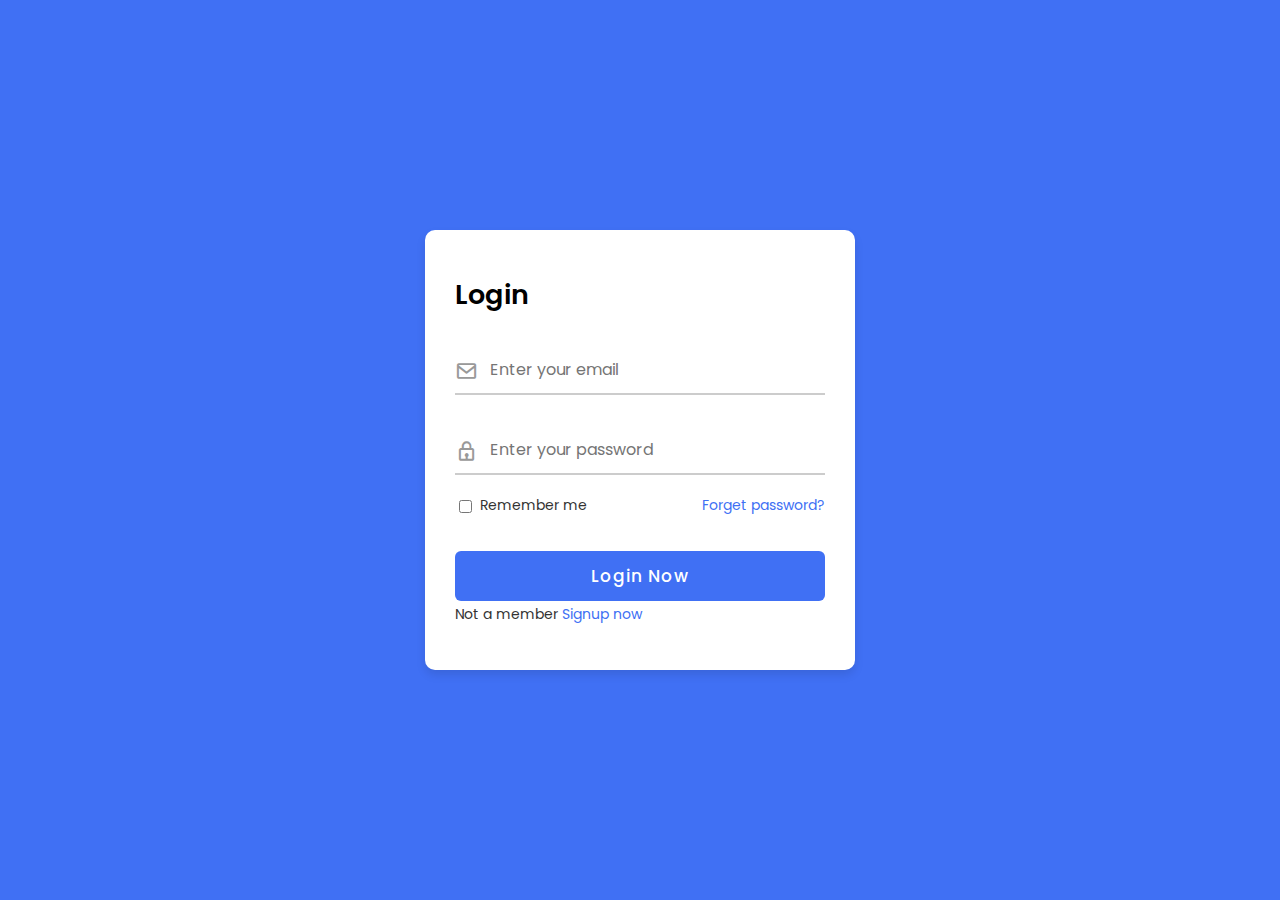
<file: L02-Signin-Signup/index2.html>
<!DOCTYPE html>
<html lang="en">
<head>
    <meta charset="UTF-8">
    <meta name="viewport" content="width=\, initial-scale=1.0">
    <title>Login & Registration Form</title>
    <link rel="stylesheet" href="style.css">
    <link href='https://unpkg.com/boxicons@2.1.4/css/boxicons.min.css' rel='stylesheet'>
</head>
<body>
   
<div class="container">
    <div class="forms">
        <div class="form login">
            <span class="title">Login</span>

            <form action="#">
                <div class="input-field">
                    <input type="text" name="email" id="email" required placeholder="Enter your email">
                    <i class='bx bx-envelope'></i>
                </div>
                <div class="input-field">
                    <input type="password" name="pwd" id="pwd" required placeholder="Enter your password" class="password">
                    <i class='bx bx-lock'></i>
                </div>
               
                <div class="checkbox-text">
                    <div class="checkbox-content">
                        <input type="checkbox" name="chk1" id="chk1">
                        <label for="chk1" class="text">Remember me</label>
                    </div>

                    <a href="#" class="text">Forget password?</a>
                </div>

                <div class="input-field button">
                    <input type="button" value="Login Now">
                </div>


                <div class="login-signup">
                    <span class="text">Not a member
                        <a href="register.html" class="text">Signup now</a>
                    </span>
                </div>


            </form>

        </div>
    </div>
</div>

</body>
</html>
</file>
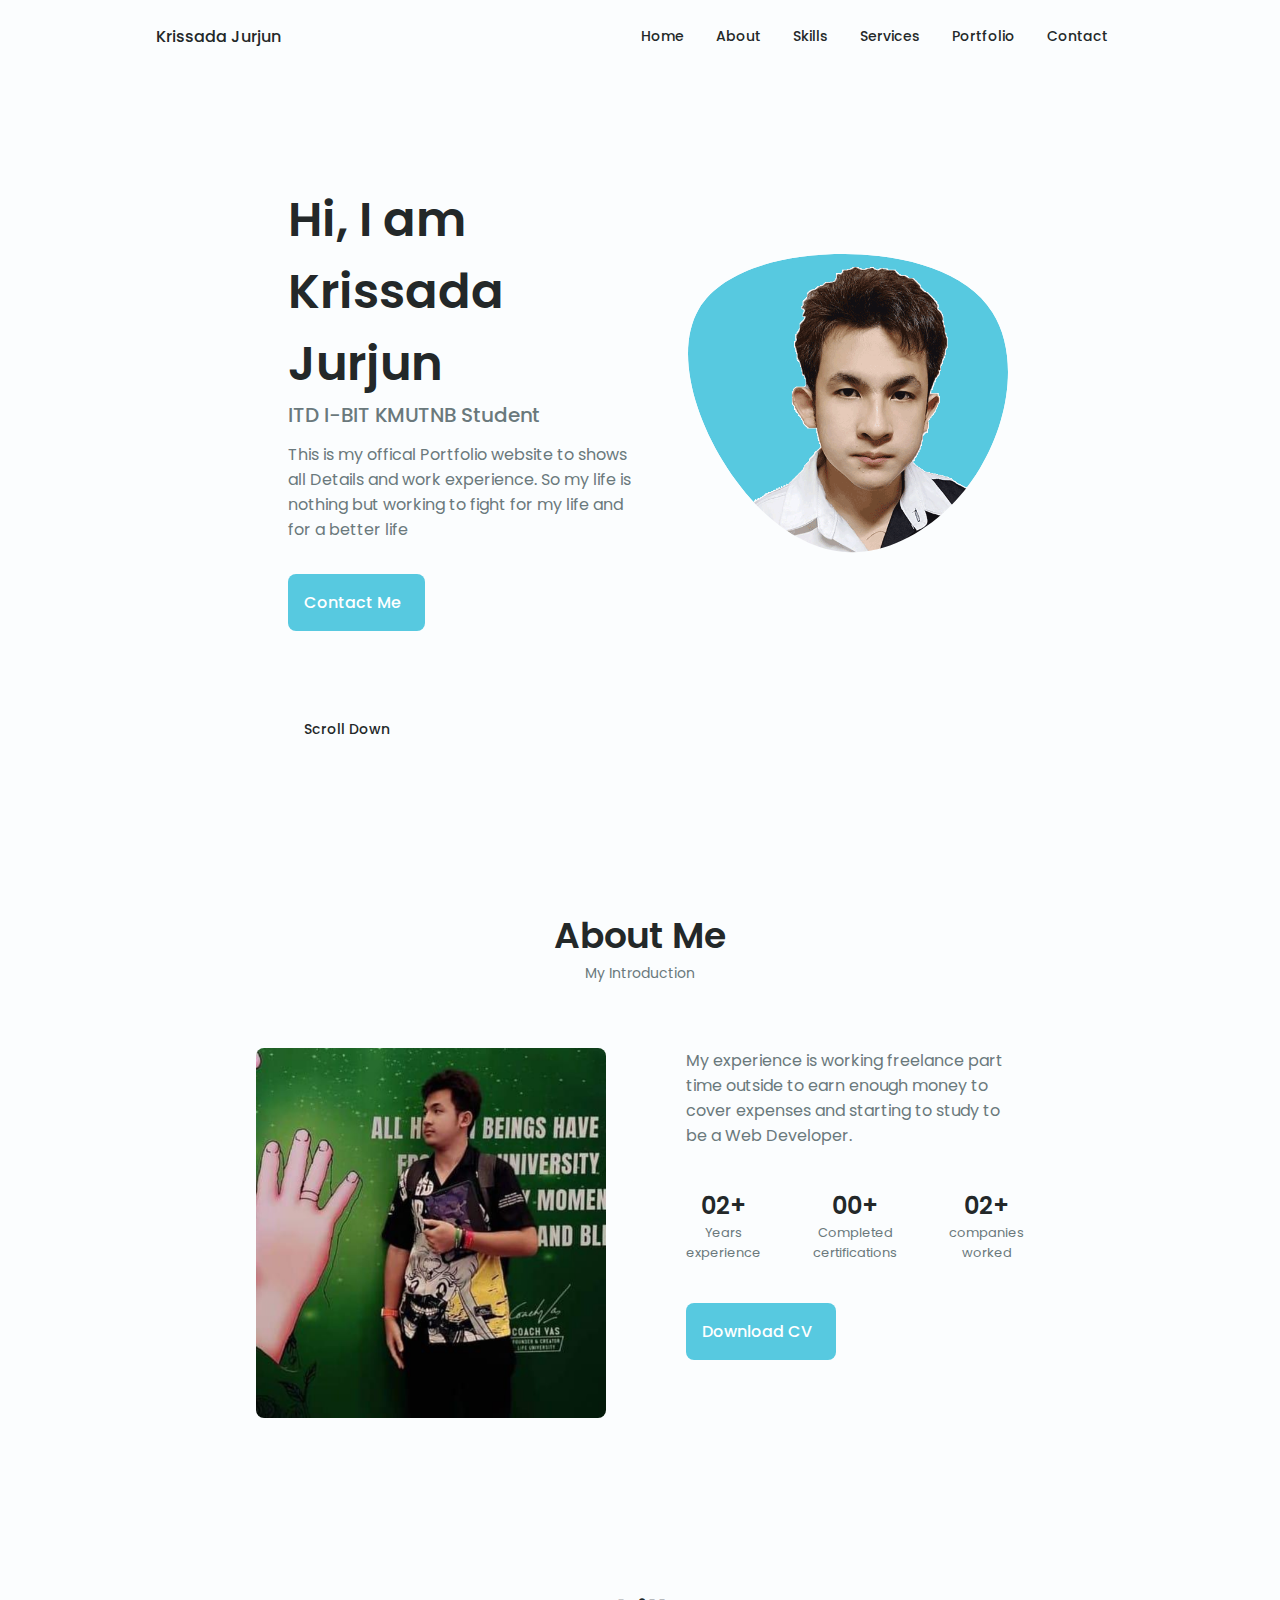
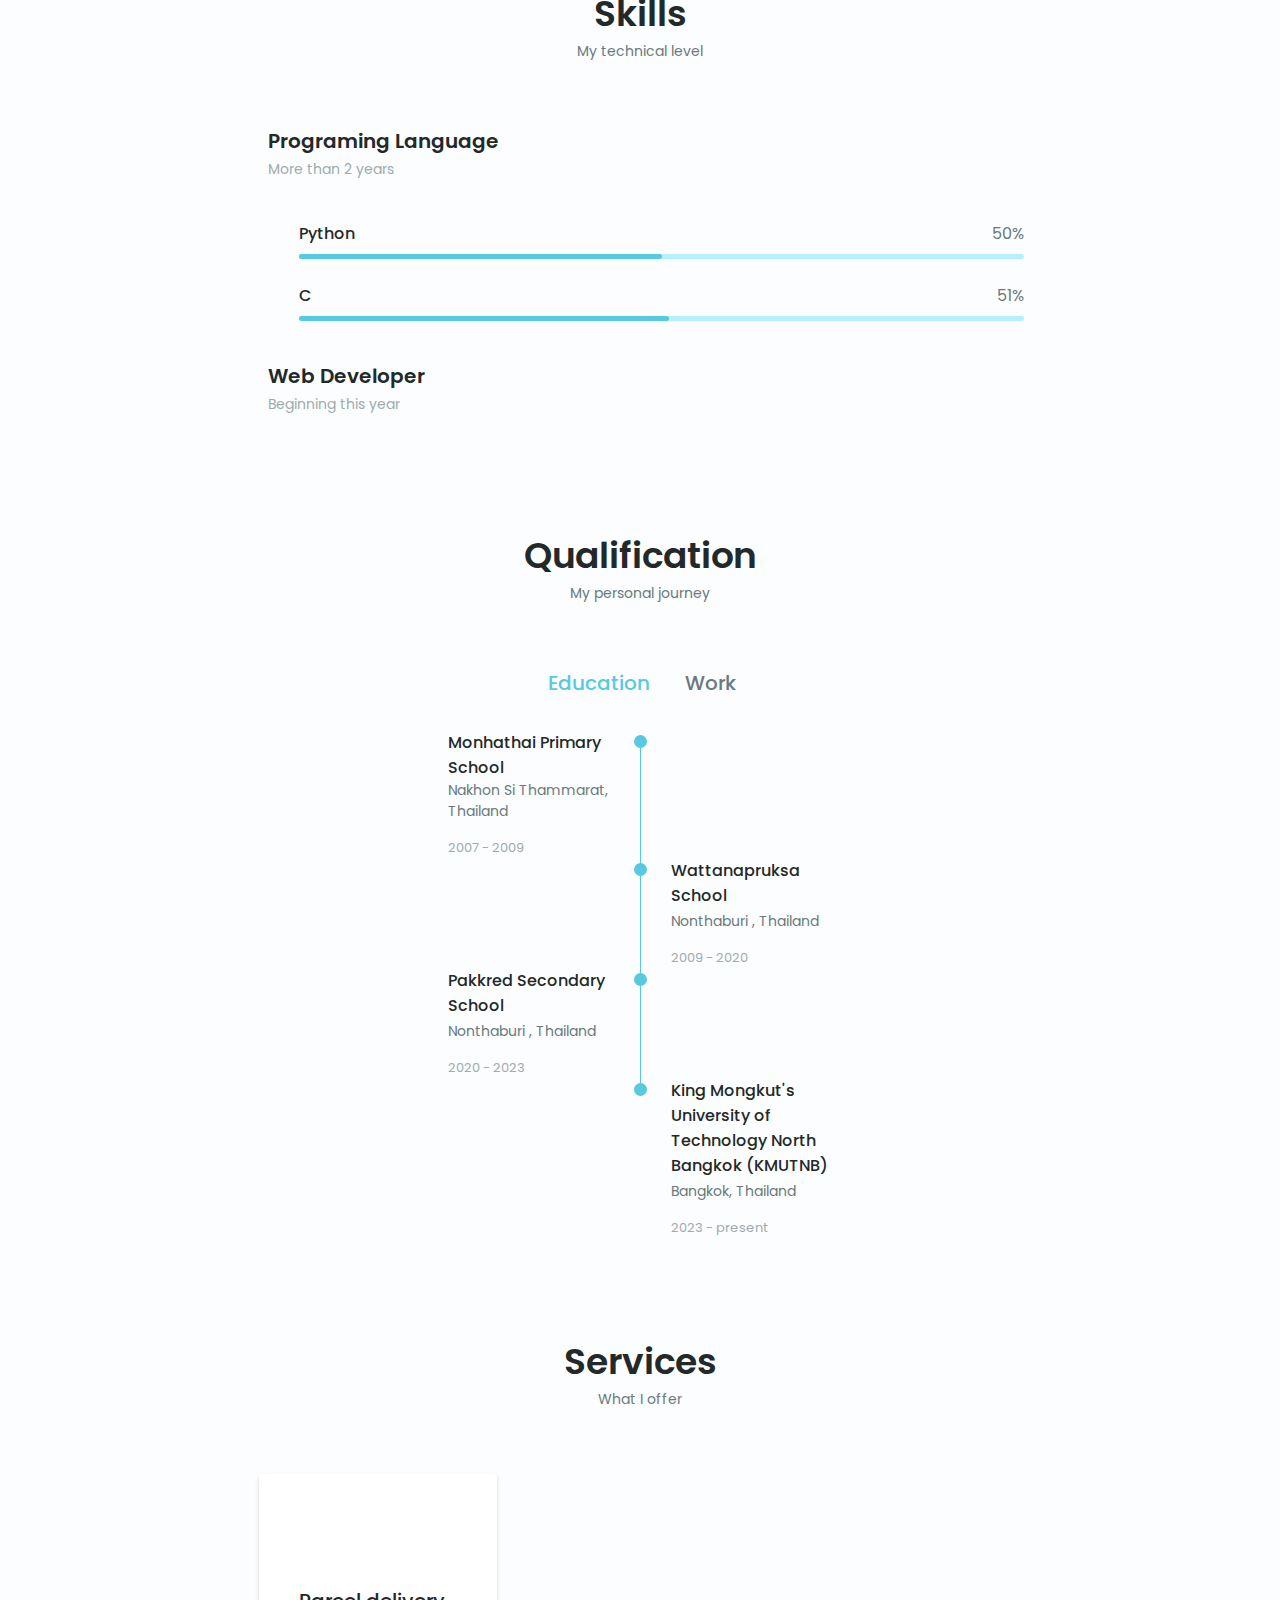
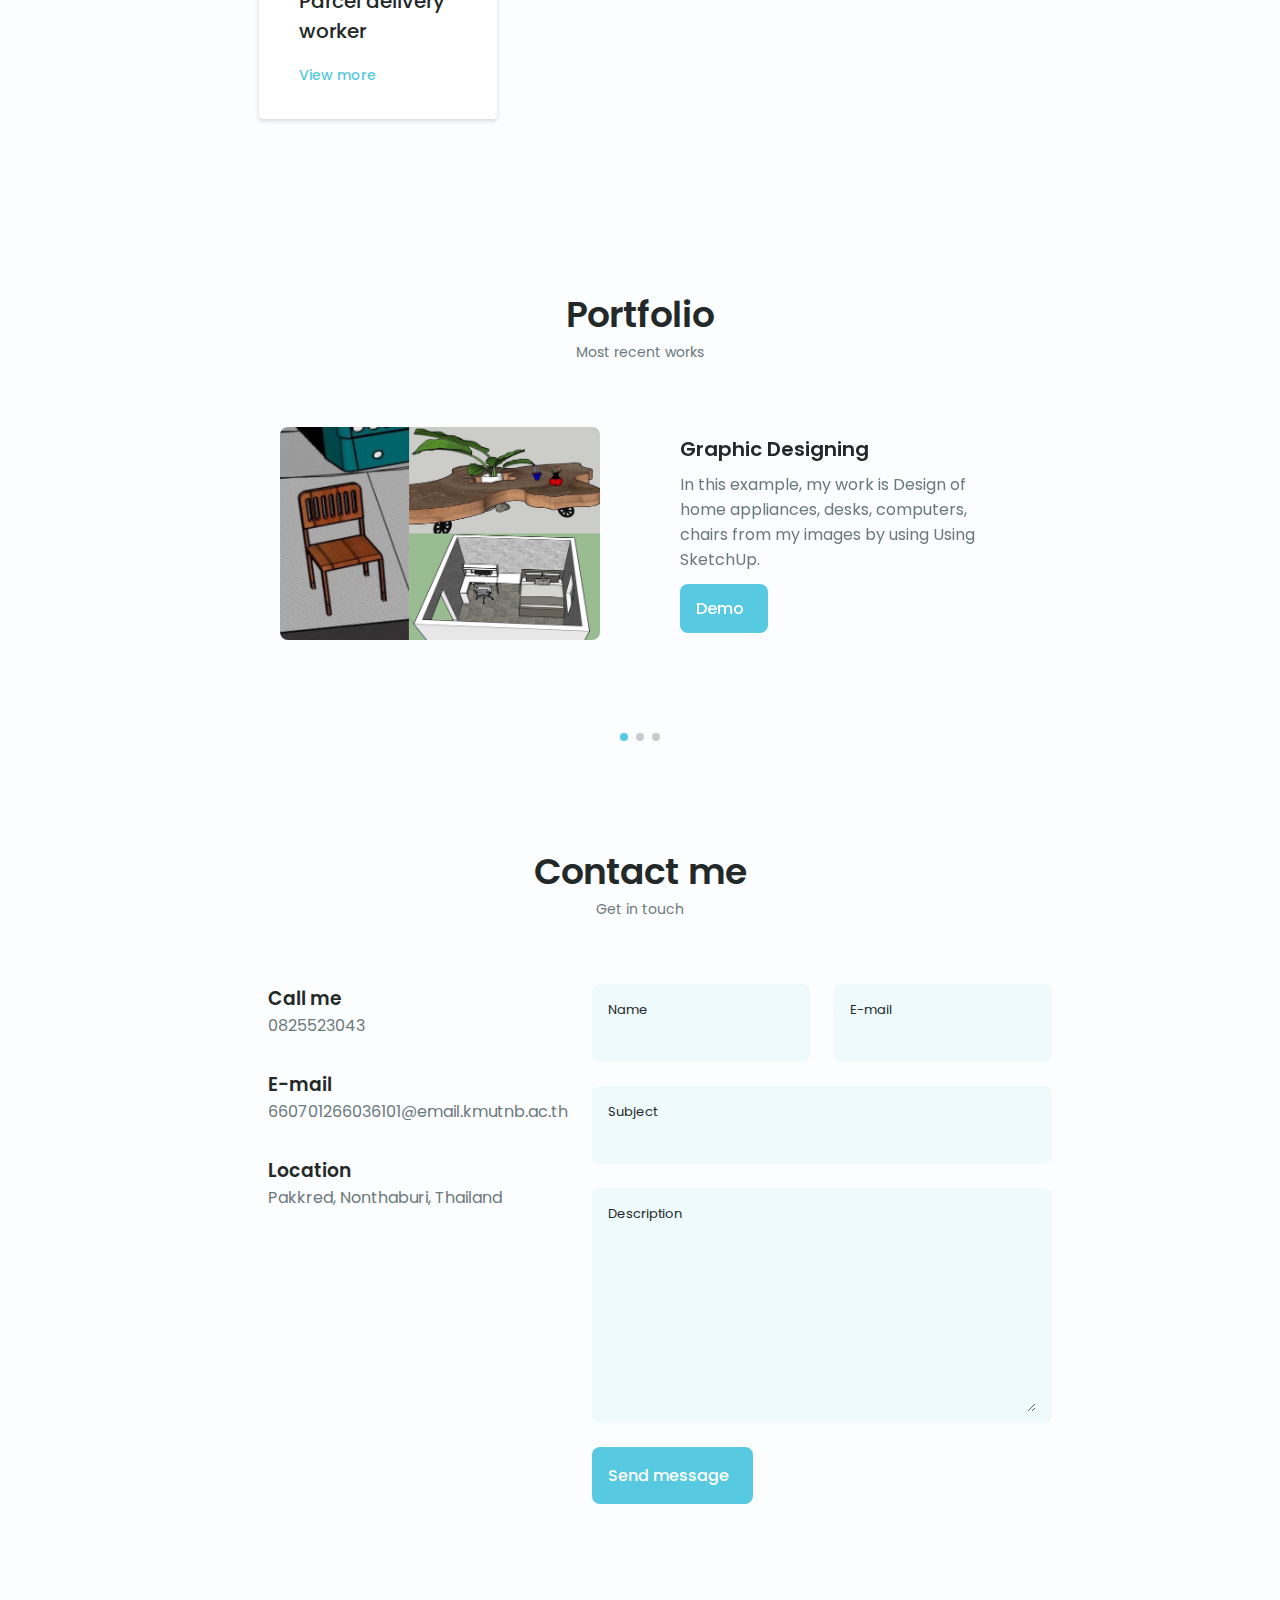
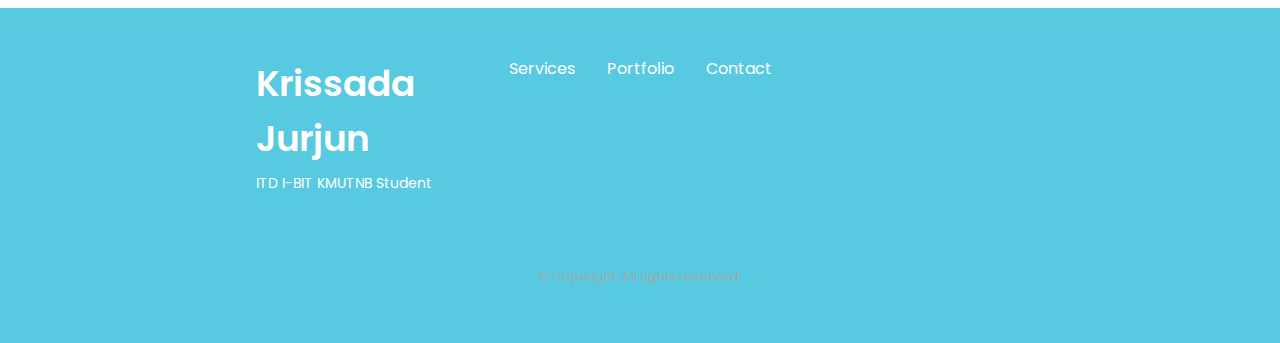
<file: LAB-CSS-Git-LAB04-Portfolio/index done.html>
<!DOCTYPE html>
    <html lang="en">
    <head>
        <meta charset="UTF-8">
        <meta name="viewport" content="width=device-width, initial-scale=1.0">

        <!--==================== UNICONS ====================-->
        <link rel="stylesheet" href="https://unicons.iconscout.com/release/v4.0.0/css/line.css">
        
        <!--==================== SWIPER CSS ====================-->
        <link rel="stylesheet" href="./packages/css/swiper-bundle.min.css">
        
        <!--==================== CSS ====================-->
        <link rel="stylesheet" href="./packages/css/styles.css">

        <title>AT Soft LTD</title>
    </head>
    <body>
        <!--==================== HEADER ====================-->
        <header class="header" id="header">
            <nav class="nav container">
                <a href="#" class="nav__logo">Krissada Jurjun </a>
                <div class="nav__menu" id="nav-menu">
                    <ul class="nav__list grid">
                        <li class="nav__item">
                            <a href="#home" class="nav__link">
                                <i class="uil uil-estate nav__icon"></i>Home
                            </a>
                        </li>
                        <li class="nav__item">
                            <a href="#about" class="nav__link">
                                <i class="uil uil-user nav__icon"></i>About
                            </a>
                        </li>
                        <li class="nav__item">
                            <a href="#skills" class="nav__link">
                                <i class="uil uil-file-alt nav__icon"></i>Skills
                            </a>
                        </li>
                          <li class="nav__item">
                            <a href="#services" class="nav__link">
                                <i class="uil uil-briefcase-alt nav__icon"></i>Services
                            </a>
                        </li>
                        <li class="nav__item">
                            <a href="#portfolio" class="nav__link">
                                <i class="uil uil-scenery nav__icon"></i>Portfolio                                
                            </a>
                        </li>
                        <li class="nav__item">
                            <a href="#contact" class="nav__link">
                                <i class="uil uil-message nav__icon"></i>Contact                               
                            </a>
                        </li>
                    </ul>
                    <i class="uil uil-times nav__close" id="nav-close"></i>
                </div>
                <div class="nav__btns">
                    <!-- Theme change button -->

                    <i class="uil uil-moon change-theme" id="theme-button"></i>

                    <div class="nav__toggle" id="nav-toggle">
                        <i class="uil uil-apps"></i>
                    </div>
                </div>
            </nav>
        </header>

        <!--==================== MAIN ====================-->
        <main class="main">
            <!--==================== HOME ====================-->
            <section class="home section" id="home">
                <div class="home__container container grid">
                    <div class="home__content grid">
                        <div class="home__social">
                            <a href="#" target="_blank" class="home__social-icon">
                                <i class="uil uil-linkedin-alt"></i>
                            </a>
                            <a href="#" target="_blank" class="home__social-icon">
                                <i class="uil uil-twitter-alt"></i>
                            </a>
                            <a href="#" target="_blank" class="home__social-icon">
                                <i class="uil uil-github-alt"></i>
                            </a>
                        </div>

                        <div class="home__img">
                            <svg class="home__blob" viewBox="0 0 200 187" xmlns="http://www.w3.org/2000/svg" xmlns:xlink="http://www.w3.org/1999/xlink">
                                <mask id="mask0" mask-type="alpha">
                                    <path d="M190.312 36.4879C206.582 62.1187 201.309 102.826 182.328 134.186C163.346 165.547 
                                    130.807 187.559 100.226 186.353C69.6454 185.297 41.0228 161.023 21.7403 129.362C2.45775 
                                    97.8511 -7.48481 59.1033 6.67581 34.5279C20.9871 10.1032 59.7028 -0.149132 97.9666 
                                    0.00163737C136.23 0.303176 174.193 10.857 190.312 36.4879Z"/>
                                </mask>
                                <g mask="url(#mask0)">
                                    <path d="M190.312 36.4879C206.582 62.1187 201.309 102.826 182.328 134.186C163.346 
                                    165.547 130.807 187.559 100.226 186.353C69.6454 185.297 41.0228 161.023 21.7403 
                                    129.362C2.45775 97.8511 -7.48481 59.1033 6.67581 34.5279C20.9871 10.1032 59.7028 
                                    -0.149132 97.9666 0.00163737C136.23 0.303176 174.193 10.857 190.312 36.4879Z"/>
                                    <image class="home__blob-img" x="" xlink:href="packages/images/Earth-Single.png"/>
                                </g>
                            </svg>
                        </div>

                        <div class="home__data">
                            <h1 class="home__title">Hi, I am Krissada Jurjun</h1>
                            <h3 class="home__subtitle">ITD I-BIT KMUTNB Student</h3>
                            <p class="home__description">This is my offical Portfolio website to shows all
                                Details and work experience. So my life is nothing but working to fight for my life and for a better life</p>
                            <a href="#contact" class="button button--flex home__button">
                                Contact Me<i class="uil uil-message button__icon"></i>
                            </a>
                        </div>
                    </div>

                    <div class="home__scroll">
                        <a href="#about" class="home__scroll-button button--flex">
                            <i class="uil uil-mouse-alt home__scroll-mouse"></i>
                            <span class="home__scroll-name">Scroll Down</span>
                            <i class="uil uil-arrow-down home__scroll-arrow"></i>
                        </a>
                    </div>
                </div>
            </section>

            <!--==================== ABOUT ====================-->
            <section class="about section" id="about">
                <h2 class="section__title">About Me</h2>
                <span class="section__subtitle">My Introduction</span>

                <div class="about__container container grid">
                    <img src="packages/images/Earth-Single2.png" alt="" class="about__img">
                    <div class="about__data">
                        <p class="about__description">
                            My experience is working freelance part time outside to earn enough money to cover expenses and  starting to study to be a Web Developer.
                        </p>
                        <div class="about__info">
                            <div>
                                <span class="about__info-title">02+</span>
                                <span class="about__info-name">Years <br> experience</span>
                            </div>
                            <div>
                                <span class="about__info-title">00+</span>
                                <span class="about__info-name">Completed <br> certifications</span>
                            </div>
                            <div>
                                <span class="about__info-title">02+</span>
                                <span class="about__info-name">companies<br>worked</span>
                            </div>
                        </div>

                        <div class="about__buttons">
                            <a download="" href="packages/pdf/" class="button button--flex">
                                Download CV<i class="uil uil-download-alt button__icon"></i>
                            </a>
                        </div>
                    </div>
                </div>
            </section>

            <!--==================== SKILLS ====================-->
            <section class="skills section" id="skills">
                <h2 class="section__title">Skills</h2>
                <span class="section__subtitle">My technical level</span>

                <div class="skills__container container grid">
                    <div>
                         <!--==================== SKILL-1 ====================-->
                        <div class="skills__content skills__open">
                            <div class="skills__header">
                                <i class="uil uil-analytics skills__icon"></i>
                               <div>
                                   <h1 class="skills__title">Programing Language</h1>
                                   <span class="skills__subtitle">More than 2 years</span>
                               </div>

                               <i class="uil uil-angle-down skills__arrow"></i>
                            </div>
                            <div class="skills__list grid">
                                <div class="skills__data">
                                    <div class="skills__titles">
                                        <h3 class="skills__name">Python</h3>
                                        <span class="skills__number">50%</span>
                                    </div>
                                    <div class="skills__bar">
                                        <span class="skills__percentage skills__python"></span>
                                    </div>
                                </div>
                               <div class="skills__data">
                                   <div class="skills__titles">
                                       <h3 class="skills__name">C </h3>
                                       <span class="skills__number">51%</span>
                                   </div>
                                   <div class="skills__bar">
                                       <span class="skills__percentage skills__tab"></span>
                                    </div>
                                </div>
                             </div>
                         </div>
                        <!--==================== SKILLS 3 ====================-->
                        <div class="skills__content skills__close">
                            <div class="skills__header">
                               <i class="uil uil-brackets-curly skills__icon"></i>
                               <div>
                                   <h1 class="skills__title">Web Developer</h1>
                                   <span class="skills__subtitle">Beginning this year</span>
                               </div>

                               <i class="uil uil-angle-down skills__arrow"></i>
                            </div>
                            <div class="skills__list grid">
                                <div class="skills__data">
                                    <div class="skills__titles">
                                        <h3 class="skills__name">HTML</h3>
                                        <span class="skills__number">50%</span>
                                    </div>
                                    <div class="skills__bar">
                                        <span class="skills__percentage skills__html"></span>
                                    </div>
                                </div>
                               <div class="skills__data">
                                   <div class="skills__titles">
                                       <h3 class="skills__name">CSS</h3>
                                       <span class="skills__number">40%</span>
                                   </div>
                                   <div class="skills__bar">
                                       <span class="skills__percentage skills__css"></span>
                                   </div>
                               </div>
                               <div class="skills__data">
                                   <div class="skills__titles">
                                       <h3 class="skills__name">JavaScript</h3>
                                       <span class="skills__number">35%</span>
                                   </div>
                                   <div class="skills__bar">
                                       <span class="skills__percentage skills__js"></span>
                                   </div>
                               </div>
                               <div class="skills__data">
                                   <div class="skills__titles">
                                       <h3 class="skills__name">WordPress</h3>
                                       <span class="skills__number">0%</span>
                                   </div>
                                   <div class="skills__bar">
                                       <span class="skills__percentage skills__wordpress"></span>
                                   </div>
                               </div>
                           </div>
                       </div>
                    </div>
                </div>
            </section>

              <!--==================== QUALIFICATION ====================-->
        <section class="qualification__section">
            <h2 class="section__title">Qualification</h2>
            <span class="section__subtitle">My personal journey</span>

            <div class="qualification__container container">
                <div class="qualification__tabs">
                    <div class="qualification__button button--flex qualification__active" data-target='#education'>
                        <i class="uil uil-graduation-cap qualification__icon"></i>
                        Education
                    </div>

                    <div class="qualification__button button--flex" data-target="#work">
                        <i class="uil uil-briefcase-alt qualification__icon"></i>
                        Work
                    </div>
                </div>

                <div class="qualification__sections">
            <!--==================== QUALIFICATION CONTENT 1 ====================-->
            <div class="qualification__content qualification__active" data-content id="education">
             <!--==================== QUALIFICATION 1 ====================--> 
             <div class="qualification__data">
                 <div>
                     <h3 class="qualification__title">Monhathai Primary School </h3>
                     <span class="qualification__subtitle">Nakhon Si Thammarat, Thailand</span>
                     <div class="qualification__calendar">
                        <i class="uil uil-calendar-alt"></i>
                        2007 - 2009
                     </div>
                 </div>

                 <div>
                     <span class="qualification__rounder"></span>
                     <span class="qualification__line"></span>
                 </div>
             </div>
             
             <!--==================== QUALIFICATION 2 ====================--> 
             <div class="qualification__data">
                <div></div>
                <div>
                   <span class="qualification__rounder"></span>
                   <span class="qualification__line"></span>
                </div>

                <div>
                    <h3 class="qualification__title">Wattanapruksa School</h3>
                    <span class="qualification__subtitle">Nonthaburi , Thailand</span>
                    <div class="qualification__calendar">
                       <i class="uil uil-calendar-alt"></i>
                       2009 - 2020
                    </div>
                </div>
            </div> 

            <!--==================== QUALIFICATION 3 ====================--> 
            <div class="qualification__data">
                <div>
                    <h3 class="qualification__title">Pakkred Secondary School</h3>
                    <span class="qualification__subtitle">Nonthaburi , Thailand</span>
                    <div class="qualification__calendar">
                       <i class="uil uil-calendar-alt"></i>
                       2020 - 2023
                    </div>
                </div>

                <div>
                    <span class="qualification__rounder"></span>
                    <span class="qualification__line"></span>
                </div>
            </div> 

            <!--==================== QUALIFICATION 4 ====================--> 
            <div class="qualification__data">
                <div></div>
                <div>
                    <span class="qualification__rounder"></span>
                   <!-- <span class="qualification__line"></span> -->
                </div>

                <div>
                    <h3 class="qualification__title">King Mongkut's University of Technology North Bangkok (KMUTNB)</h3>
                    <span class="qualification__subtitle">Bangkok, Thailand</span>
                    <div class="qualification__calendar">
                       <i class="uil uil-calendar-alt"></i>
                       2023 - present
                    </div>
                </div>

                
            </div>
            </div>
            
            <!--==================== QUALIFICATION CONTENT 2 ====================-->
            <div class="qualification__content" data-content id="work">
                <!--==================== QUALIFICATION 1 ====================--> 
                <div class="qualification__data">
                    <div>
                        <h3 class="qualification__title">Lalamove Thailand Company</h3>
                        <span class="qualification__subtitle">Thai Cargo Delivery and Logistics company - Thailand.</span>
                        <div class="qualification__calendar">
                           <i class="uil uil-calendar-alt"></i>
                           2021 - present
                        </div>
                    </div>
   
                    <div>
                        <span class="qualification__rounder"></span>
                        <span class="qualification__line"></span>
                    </div>
                </div>
                
                <!--==================== QUALIFICATION 2 ====================--> 
                <div class="qualification__data">
                   <div></div>
                   <div>
                      <span class="qualification__rounder"></span>
                      <span class="qualification__line"></span>
                   </div>
   
                   <div>
                       <h3 class="qualification__title">Advice , Mega Bangna Branch</h3>
                       <span class="qualification__subtitle">IT shop - Samut Prakan, Thailand.</span>
                       <div class="qualification__calendar">
                          <i class="uil uil-calendar-alt"></i>
                          2023 - present
                       </div>
                   </div>
               </div> 
   
               <!--==================== QUALIFICATION 3 ====================--> 
               <div class="qualification__data">
                   <div>
                       <h3 class="qualification__title">La Bella </h3>
                       <span class="qualification__subtitle">Women shoe shop - Every branch in Bangkok and metropolitan area, Thailand.</span>
                       <div class="qualification__calendar">
                          <i class="uil uil-calendar-alt"></i>
                          2022 - Present
                       </div>
                   </div>
   
                   <div>
                       <span class="qualification__rounder"></span>
                       <!-- <span class="qualification__line"></span> -->
                   </div>
               </div> 
          
               </div> 
             
               </div>
            </div>
        </section>
      
        <!--==================== SERVICES ====================-->
        <section class="services section" id="services">
            <h2 class="section__title">Services</h2>
            <span class="section__subtitle">What I offer</span>

            <div class="services__container container grid">
        
        <!--==================== SERVICES 1 ====================-->
        <div class="services__content">
            <div>
                <i class="uil uil-arrow services__icon"></i>
                <h3 class="services__title">Parcel delivery worker<br></h3>
            </div>
            <span class="button button--flex button--small button--link services__button">
                View more
                <i class="uil uil-arrow-right button__icon"></i>
            </span>

            <div class="services__modal">
                <div class="services__modal-content">
                    <h4 class="services__modal-title">Parcel delivery worker<br></h4>
                    <i class="uil uil-times services__modal-close"></i>

                    <ul class="services__modal-services grid">
                        <li class="services__modal-service">
                            <i class="uil uil-check-circle services__modal-icon"></i>
                            <p>I am Parcel delivery worker.</p>
                        </li>

                        <li class="services__modal-service">
                            <i class="uil uil-check-circle services__modal-icon"></i>
                            <p>Working for Lalamove Thailand Company for 2 years.</p>
                        </li>

                        <li class="services__modal-service">
                            <i class="uil uil-check-circle services__modal-icon"></i>
                            <p>It is a part-time career. Receive a salary of 1100฿ per day.</p>
                        </li>

                        <li class="services__modal-service">
                            <i class="uil uil-check-circle services__modal-icon"></i>
                            <p>I will train the driving car may be next year for driving cargo truck.</p>
                        </li>
                    </ul>
                </div>
            </div>
        </div> 
  
       
        </div>
        </section>
        <!--==================== PORTFOLIO ====================-->
        <section class="portfolio section" id="portfolio">

            <h2 class="section__title">Portfolio</h2>
            <span class="section__subtitle">Most recent works</span>

            <div class="portfolio__container container swiper-container">
                <div class="swiper-wrapper">
        <!--==================== PORTFOLIO 1 ====================-->
        
            <div class="portfolio__content grid swiper-slide">
                <img src="./packages/images/Portfolio 1.png" alt="" class="portfolio__img">

                <div class="portfolio_">
                    <h3 class="portfolio__title">Graphic Designing</h3>
                    <p class="portfolio__description">In this example, my work is Design of home appliances, desks, computers, chairs from my images by using Using SketchUp.</p>
                    <a href="#" class="button button--flex button--small portfolio__button">
                        Demo
                        <i class="uil uil-arrow-right button__icon"></i>
                    </a>
                </div>
            </div>

            <!--==================== PORTFOLIO 2 ====================-->
        
            <div class="portfolio__content grid swiper-slide">
                <img src="./packages/images/Portfolio 2.png" alt="" class="portfolio__img">

                <div class="portfolio_">
                    <h3 class="portfolio__title">Adventure Rocket Game</h3>
                    <p class="portfolio__description">It is where we have to control a rocket that is flying in space and avoid meteors that are obstacles, this game use Tinkercad for creating game.</p>
                    <a href="#" class="button button--flex button--small portfolio__button">
                        Demo
                        <i class="uil uil-arrow-right button__icon"></i>
                    </a>
                </div>
            </div>

            <!--==================== PORTFOLIO 3 ====================-->
        
            <div class="portfolio__content grid swiper-slide">
                <img src="./packages/images/Portfolio 3.png" alt="" class="portfolio__img">

                <div class="portfolio_">
                    <h3 class="portfolio__title">Angry cat</h3>
                    <p class="portfolio__description">This game have a mission to control a character like a cat to collect items like milk and take it to the finish line, which is a star. But if collect poison, it will lose, Using Tinkercad from creating game also.</p>
                    <a href="#" class="button button--flex button--small portfolio__button">
                        Demo
                        <i class="uil uil-arrow-right button__icon"></i>
                    </a>
                </div>
            </div>
                </div>

            <!-- add arrows-->
            <div class="swiper-button-next">
                <i class="uil uil-angle-right-b swiper-portfolio-icon"></i>
            </div>

            <div class="swiper-button-prev">
                <i class="uil uil-angle-left-b swiper-portfolio-icon"></i>
            </div>

            <!-- Add Pagination -->
            <div class="swiper-pagination"></div>
            
        
        </div>

        </section>

        <!--==================== CONTACT ME ====================-->
        <section class="contact section" id="contact">
            <h2 class="section__title">Contact me</h2>
            <span class="section__subtitle">Get in touch</span>

            <div class="contact__container container grid">
                <div>
                    <div class="contact__information">
                        <i class="uil uil-phone-alt contact__icon"></i>

                        <div>
                            <h3 class="contact__title">Call me</h3>
                            <span class="contatc__subtitle">0825523043</span>
                        </div>
                    </div>

                    <div class="contact__information">
                        <i class="uil uil-envelope contact__icon"></i>

                        <div>
                            <h3 class="contact__title">E-mail</h3>
                            <span class="contatc__subtitle">660701266036101@email.kmutnb.ac.th</span>
                        </div>
                    </div>

                    <div class="contact__information">
                        <i class="uil uil-map-marker contact__icon"></i>

                        <div>
                            <h3 class="contact__title">Location</h3>
                            <span class="contatc__subtitle">Pakkred, Nonthaburi, Thailand</span>
                        </div>
                    </div>
                </div>

                <form action="" class="contact__form grid">
                    <div class="contact__inputs grid">
                        <div class="contact__content">
                            <label for="" class="contact__label">Name</label>
                            <input type="text" class="contact__input">
                        </div>

                        <div class="contact__content">
                            <label for="" class="contact__label">E-mail</label>
                            <input type="email" class="contact__input">
                        </div>
                    </div>

                    <div class="contact__content">
                        <label for="" class="contact__label">Subject</label>
                        <input type="text" class="contact__input">
                    </div>

                    <div class="contact__content">
                        <label for="" class="contact__label">Description</label>
                        <textarea name="" id="" cols="0" rows="7" class="contact__input"></textarea>
                    </div>

                    <div>
                        <a href="#" class="button button--flex">
                            Send message
                            <i class="uil uil-message button__icon"></i>
                        </a>
                    </div>
                </form>
            </div>

        </section>
    </main>

    <!--==================== FOOTER ====================-->
    <footer class="footer">

        <div class="footer__bg">
            <div class="footer__container container grid">
                <div>
                    <h1 class="footer__title">Krissada Jurjun</h1>
                    <span class="footer__subtitle">ITD I-BIT KMUTNB Student</span>
                </div>

                <ul class="footer__links">
                    <li>
                        <a href="#services" class="footer__link">Services</a>
                    </li>
                    <li>
                        <a href="#portfolio" class="footer__link">Portfolio</a>
                    </li>
                    <li>
                        <a href="#contact" class="footer__link">Contact</a>
                    </li>
                </ul>

                <div class="footer__socials">
                    <a href="#" target="_blank" class="footer__social">
                        <i class="uil uil-facebook"></i>
                    </a>
                    <a href="#" target="_blank" class="footer__social">
                        <i class="uil uil-instagram"></i>
                    </a>
                    <a href="#" target="_blank" class="footer__social">
                        <i class="uil uil-twitter-alt"></i>
                    </a>
                </div>
            </div>
            <p class="footer__copy">&#169; Copyright. All rights reserved.</p>
        </div>
    </footer>

    <!--==================== SCROLL TOP ====================-->
    <a href="#" class="scrollup" id="scroll-up">
        <i class="uil uil-arrow-up scrollup__icon"></i>
    </a>
    

    <!--==================== SWIPER JS ====================-->
    <script src="./packages/js/swiper-bundle.min.js"></script>

    <!--==================== MAIN JS ====================-->
    <script src="./packages/js/main.js"></script>
</body>

</html>
</file>
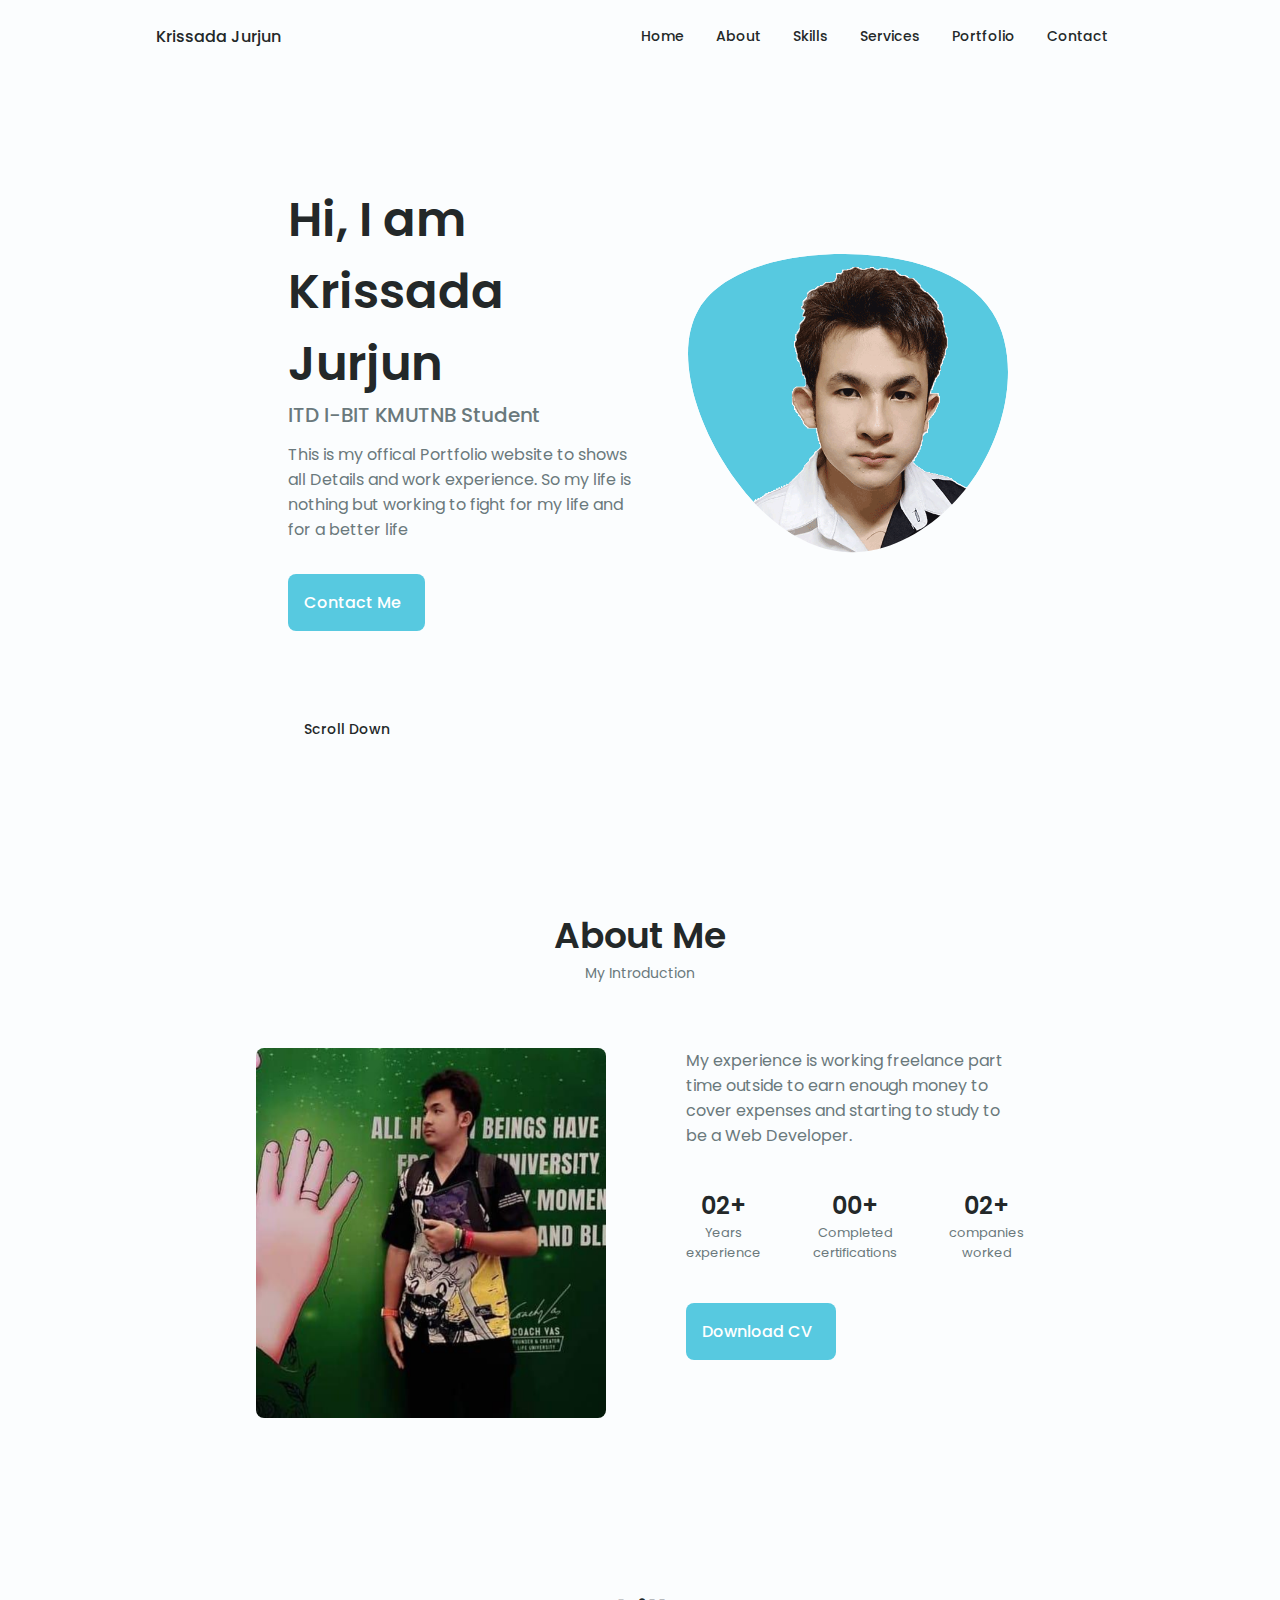
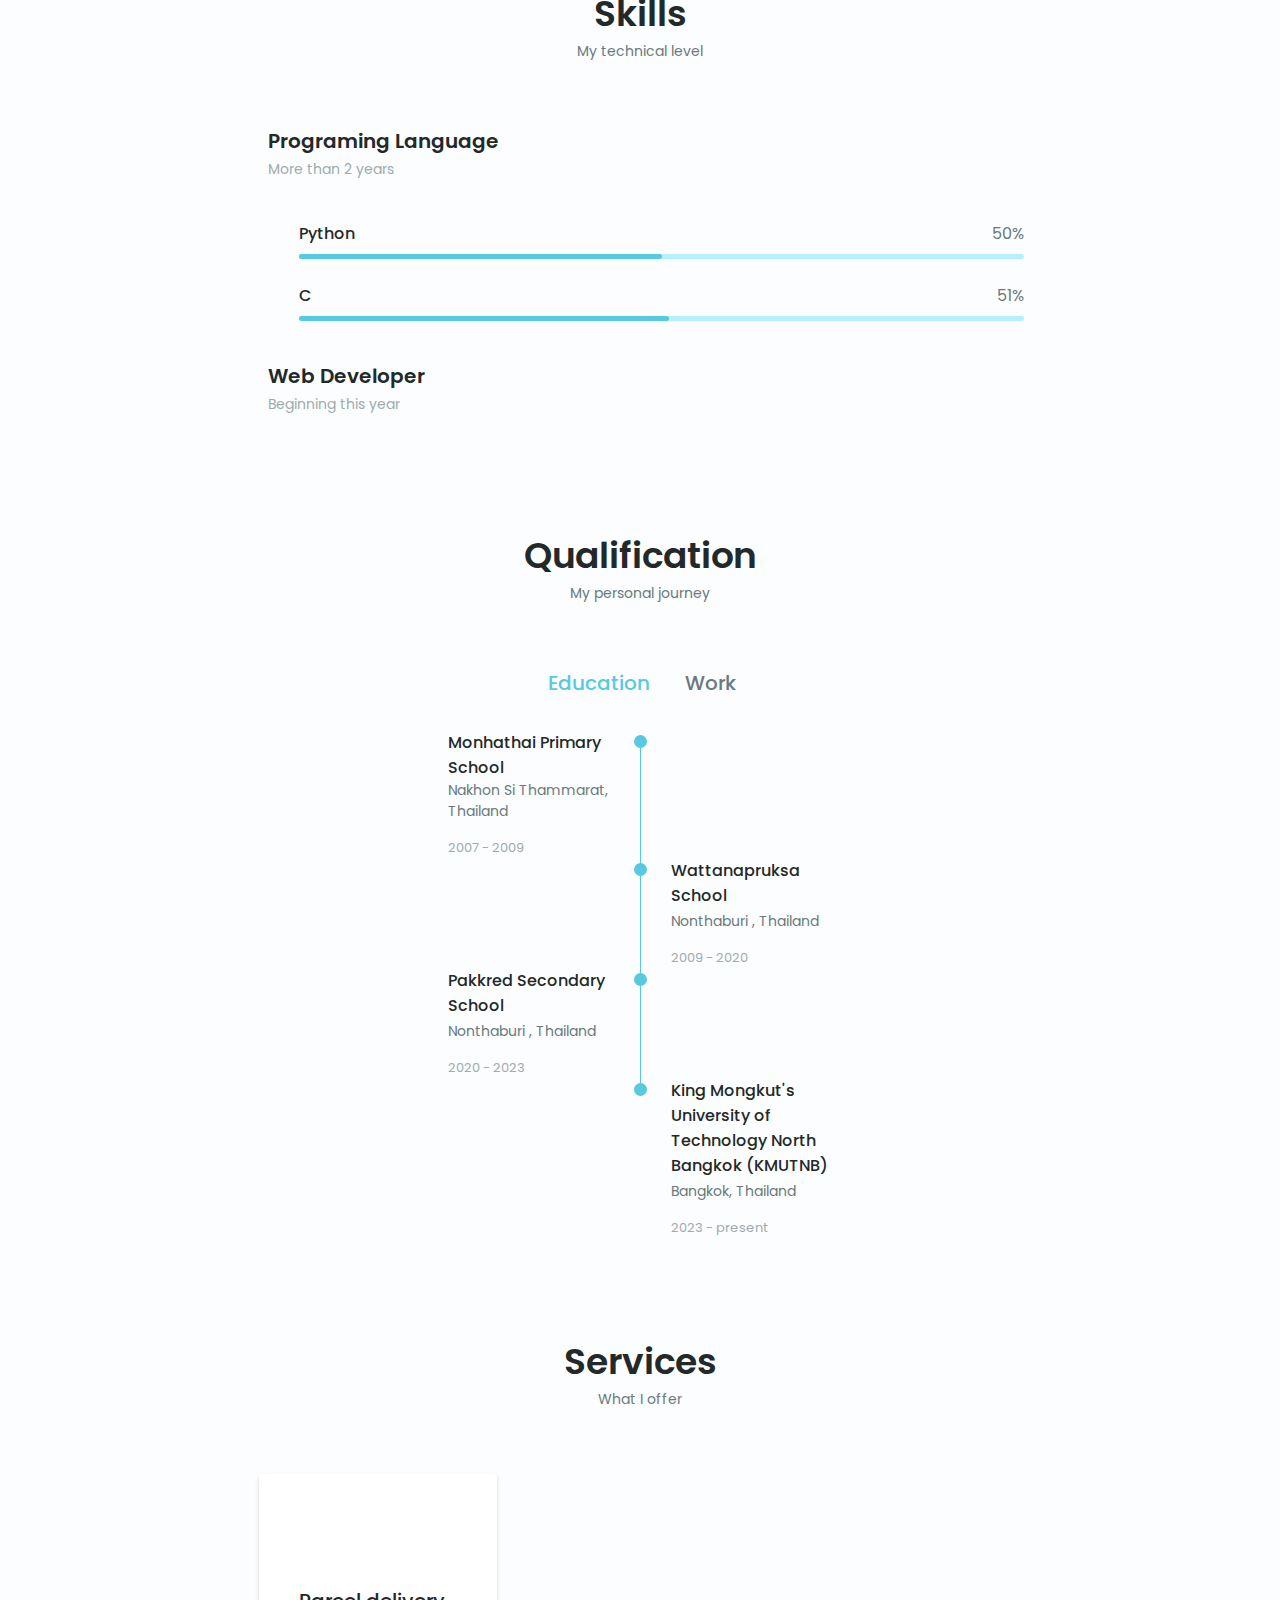
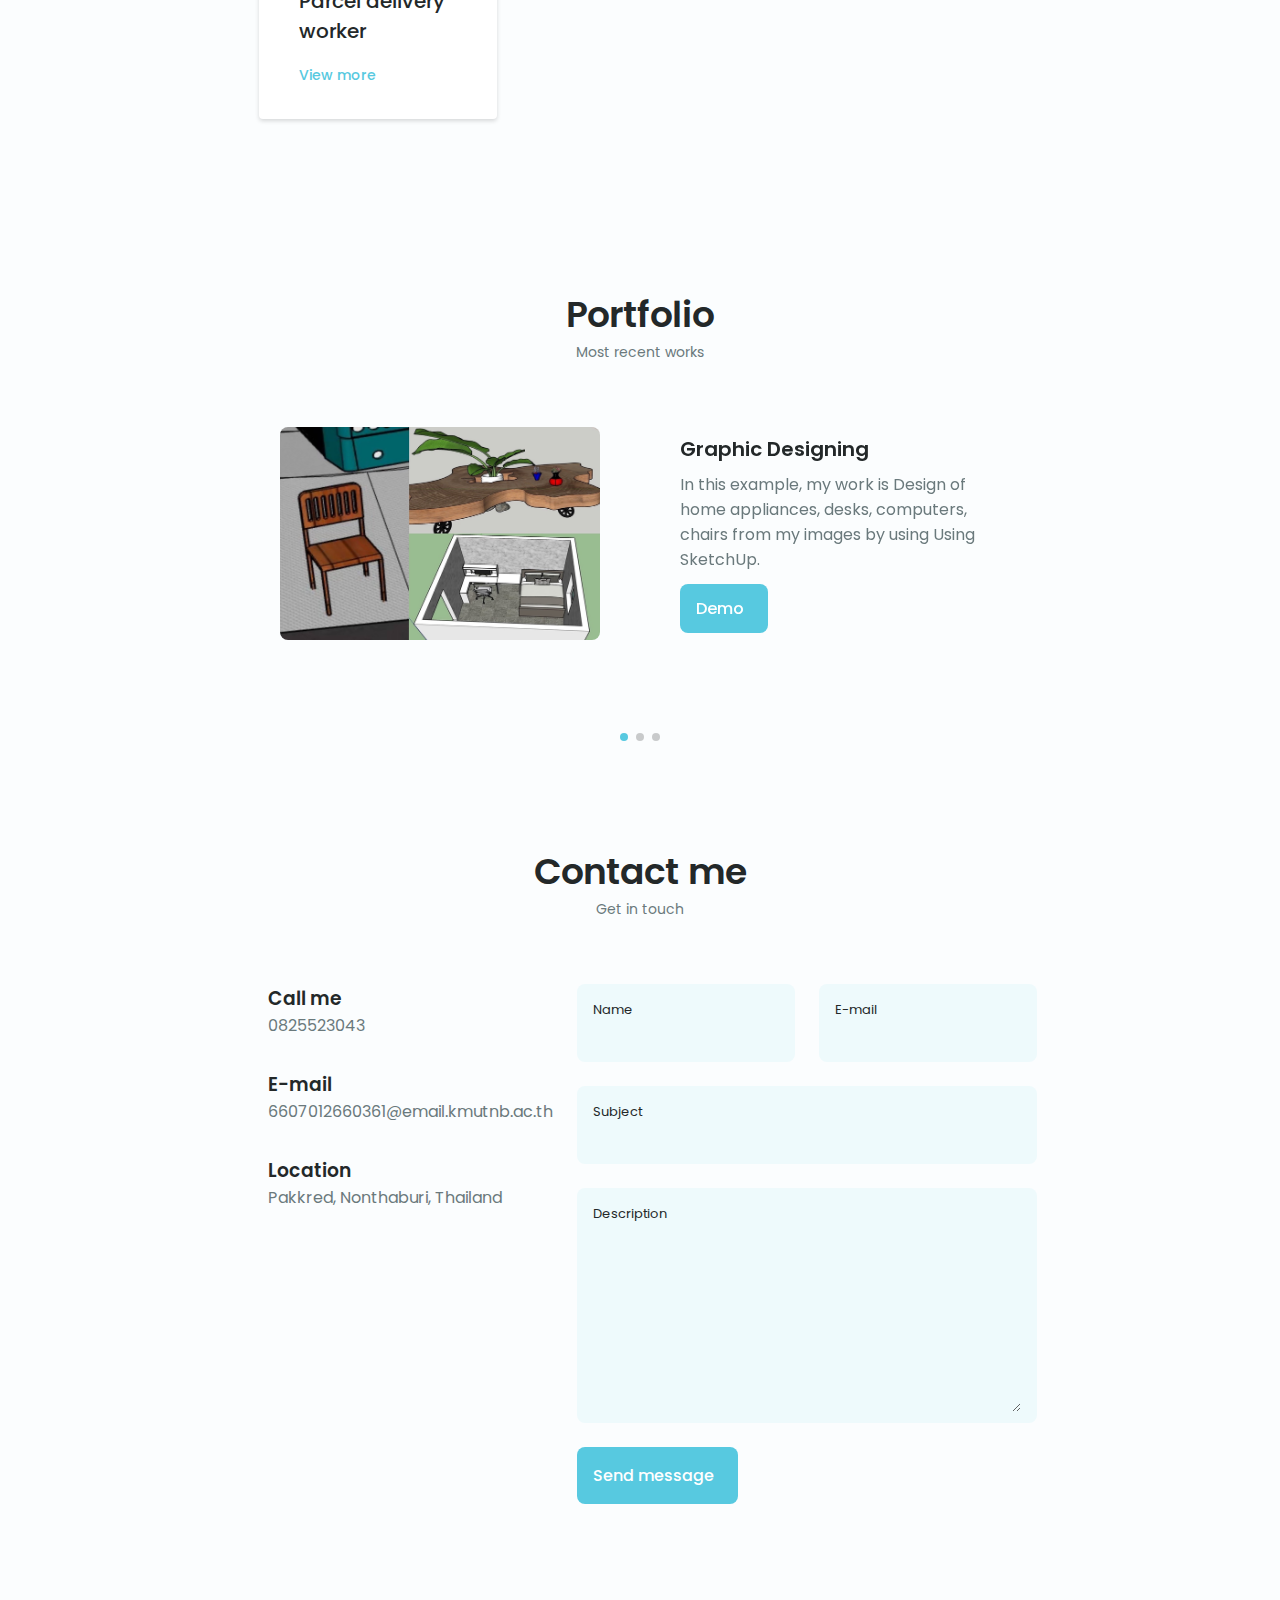
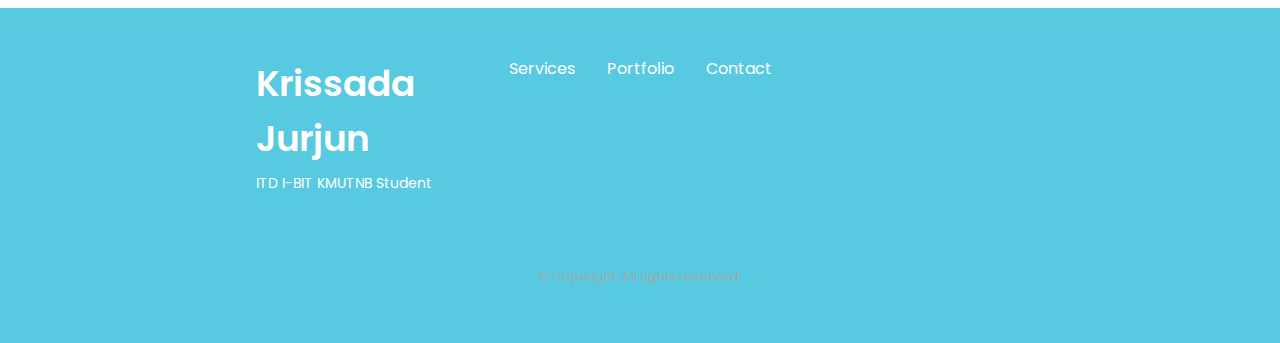
<file: LAB-CSS-Git-LAB04-Portfolio/index2.html>
<!DOCTYPE html>
    <html lang="en">
    <head>
        <meta charset="UTF-8">
        <meta name="viewport" content="width=device-width, initial-scale=1.0">

        <!--==================== UNICONS ====================-->
        <link rel="stylesheet" href="https://unicons.iconscout.com/release/v4.0.0/css/line.css">
        
        <!--==================== SWIPER CSS ====================-->
        <link rel="stylesheet" href="./packages/css/swiper-bundle.min.css">
        
        <!--==================== CSS ====================-->
        <link rel="stylesheet" href="./packages/css/styles.css">

        <title>AT Soft LTD</title>
    </head>
    <body>
        <!--==================== HEADER ====================-->
        <header class="header" id="header">
            <nav class="nav container">
                <a href="#" class="nav__logo">Krissada Jurjun </a>
                <div class="nav__menu" id="nav-menu">
                    <ul class="nav__list grid">
                        <li class="nav__item">
                            <a href="#home" class="nav__link">
                                <i class="uil uil-estate nav__icon"></i>Home
                            </a>
                        </li>
                        <li class="nav__item">
                            <a href="#about" class="nav__link">
                                <i class="uil uil-user nav__icon"></i>About
                            </a>
                        </li>
                        <li class="nav__item">
                            <a href="#skills" class="nav__link">
                                <i class="uil uil-file-alt nav__icon"></i>Skills
                            </a>
                        </li>
                          <li class="nav__item">
                            <a href="#services" class="nav__link">
                                <i class="uil uil-briefcase-alt nav__icon"></i>Services
                            </a>
                        </li>
                        <li class="nav__item">
                            <a href="#portfolio" class="nav__link">
                                <i class="uil uil-scenery nav__icon"></i>Portfolio                                
                            </a>
                        </li>
                        <li class="nav__item">
                            <a href="#contact" class="nav__link">
                                <i class="uil uil-message nav__icon"></i>Contact                               
                            </a>
                        </li>
                    </ul>
                    <i class="uil uil-times nav__close" id="nav-close"></i>
                </div>
                <div class="nav__btns">
                    <!-- Theme change button -->

                    <i class="uil uil-moon change-theme" id="theme-button"></i>

                    <div class="nav__toggle" id="nav-toggle">
                        <i class="uil uil-apps"></i>
                    </div>
                </div>
            </nav>
        </header>

        <!--==================== MAIN ====================-->
        <main class="main">
            <!--==================== HOME ====================-->
            <section class="home section" id="home">
                <div class="home__container container grid">
                    <div class="home__content grid">
                        <div class="home__social">
                            <a href="#" target="_blank" class="home__social-icon">
                                <i class="uil uil-linkedin-alt"></i>
                            </a>
                            <a href="#" target="_blank" class="home__social-icon">
                                <i class="uil uil-twitter-alt"></i>
                            </a>
                            <a href="#" target="_blank" class="home__social-icon">
                                <i class="uil uil-github-alt"></i>
                            </a>
                        </div>

                        <div class="home__img">
                            <svg class="home__blob" viewBox="0 0 200 187" xmlns="http://www.w3.org/2000/svg" xmlns:xlink="http://www.w3.org/1999/xlink">
                                <mask id="mask0" mask-type="alpha">
                                    <path d="M190.312 36.4879C206.582 62.1187 201.309 102.826 182.328 134.186C163.346 165.547 
                                    130.807 187.559 100.226 186.353C69.6454 185.297 41.0228 161.023 21.7403 129.362C2.45775 
                                    97.8511 -7.48481 59.1033 6.67581 34.5279C20.9871 10.1032 59.7028 -0.149132 97.9666 
                                    0.00163737C136.23 0.303176 174.193 10.857 190.312 36.4879Z"/>
                                </mask>
                                <g mask="url(#mask0)">
                                    <path d="M190.312 36.4879C206.582 62.1187 201.309 102.826 182.328 134.186C163.346 
                                    165.547 130.807 187.559 100.226 186.353C69.6454 185.297 41.0228 161.023 21.7403 
                                    129.362C2.45775 97.8511 -7.48481 59.1033 6.67581 34.5279C20.9871 10.1032 59.7028 
                                    -0.149132 97.9666 0.00163737C136.23 0.303176 174.193 10.857 190.312 36.4879Z"/>
                                    <image class="home__blob-img" x="" xlink:href="packages/images/Earth-Single.png"/>
                                </g>
                            </svg>
                        </div>

                        <div class="home__data">
                            <h1 class="home__title">Hi, I am Krissada Jurjun</h1>
                            <h3 class="home__subtitle">ITD I-BIT KMUTNB Student</h3>
                            <p class="home__description">This is my offical Portfolio website to shows all
                                Details and work experience. So my life is nothing but working to fight for my life and for a better life</p>
                            <a href="#contact" class="button button--flex home__button">
                                Contact Me<i class="uil uil-message button__icon"></i>
                            </a>
                        </div>
                    </div>

                    <div class="home__scroll">
                        <a href="#about" class="home__scroll-button button--flex">
                            <i class="uil uil-mouse-alt home__scroll-mouse"></i>
                            <span class="home__scroll-name">Scroll Down</span>
                            <i class="uil uil-arrow-down home__scroll-arrow"></i>
                        </a>
                    </div>
                </div>
            </section>

            <!--==================== ABOUT ====================-->
            <section class="about section" id="about">
                <h2 class="section__title">About Me</h2>
                <span class="section__subtitle">My Introduction</span>

                <div class="about__container container grid">
                    <img src="packages/images/Earth-Single2.png" alt="" class="about__img">
                    <div class="about__data">
                        <p class="about__description">
                            My experience is working freelance part time outside to earn enough money to cover expenses and  starting to study to be a Web Developer.
                        </p>
                        <div class="about__info">
                            <div>
                                <span class="about__info-title">02+</span>
                                <span class="about__info-name">Years <br> experience</span>
                            </div>
                            <div>
                                <span class="about__info-title">00+</span>
                                <span class="about__info-name">Completed <br> certifications</span>
                            </div>
                            <div>
                                <span class="about__info-title">02+</span>
                                <span class="about__info-name">companies<br>worked</span>
                            </div>
                        </div>

                        <div class="about__buttons">
                            <a download="" href="packages/pdf/" class="button button--flex">
                                Download CV<i class="uil uil-download-alt button__icon"></i>
                            </a>
                        </div>
                    </div>
                </div>
            </section>

            <!--==================== SKILLS ====================-->
            <section class="skills section" id="skills">
                <h2 class="section__title">Skills</h2>
                <span class="section__subtitle">My technical level</span>

                <div class="skills__container container grid">
                    <div>
                         <!--==================== SKILL-1 ====================-->
                        <div class="skills__content skills__open">
                            <div class="skills__header">
                                <i class="uil uil-analytics skills__icon"></i>
                               <div>
                                   <h1 class="skills__title">Programing Language</h1>
                                   <span class="skills__subtitle">More than 2 years</span>
                               </div>

                               <i class="uil uil-angle-down skills__arrow"></i>
                            </div>
                            <div class="skills__list grid">
                                <div class="skills__data">
                                    <div class="skills__titles">
                                        <h3 class="skills__name">Python</h3>
                                        <span class="skills__number">50%</span>
                                    </div>
                                    <div class="skills__bar">
                                        <span class="skills__percentage skills__python"></span>
                                    </div>
                                </div>
                               <div class="skills__data">
                                   <div class="skills__titles">
                                       <h3 class="skills__name">C </h3>
                                       <span class="skills__number">51%</span>
                                   </div>
                                   <div class="skills__bar">
                                       <span class="skills__percentage skills__tab"></span>
                                    </div>
                                </div>
                             </div>
                         </div>
                        <!--==================== SKILLS 3 ====================-->
                        <div class="skills__content skills__close">
                            <div class="skills__header">
                               <i class="uil uil-brackets-curly skills__icon"></i>
                               <div>
                                   <h1 class="skills__title">Web Developer</h1>
                                   <span class="skills__subtitle">Beginning this year</span>
                               </div>

                               <i class="uil uil-angle-down skills__arrow"></i>
                            </div>
                            <div class="skills__list grid">
                                <div class="skills__data">
                                    <div class="skills__titles">
                                        <h3 class="skills__name">HTML</h3>
                                        <span class="skills__number">50%</span>
                                    </div>
                                    <div class="skills__bar">
                                        <span class="skills__percentage skills__html"></span>
                                    </div>
                                </div>
                               <div class="skills__data">
                                   <div class="skills__titles">
                                       <h3 class="skills__name">CSS</h3>
                                       <span class="skills__number">40%</span>
                                   </div>
                                   <div class="skills__bar">
                                       <span class="skills__percentage skills__css"></span>
                                   </div>
                               </div>
                               <div class="skills__data">
                                   <div class="skills__titles">
                                       <h3 class="skills__name">JavaScript</h3>
                                       <span class="skills__number">35%</span>
                                   </div>
                                   <div class="skills__bar">
                                       <span class="skills__percentage skills__js"></span>
                                   </div>
                               </div>
                               <div class="skills__data">
                                   <div class="skills__titles">
                                       <h3 class="skills__name">WordPress</h3>
                                       <span class="skills__number">0%</span>
                                   </div>
                                   <div class="skills__bar">
                                       <span class="skills__percentage skills__wordpress"></span>
                                   </div>
                               </div>
                           </div>
                       </div>
                    </div>
                </div>
            </section>

              <!--==================== QUALIFICATION ====================-->
        <section class="qualification__section">
            <h2 class="section__title">Qualification</h2>
            <span class="section__subtitle">My personal journey</span>

            <div class="qualification__container container">
                <div class="qualification__tabs">
                    <div class="qualification__button button--flex qualification__active" data-target='#education'>
                        <i class="uil uil-graduation-cap qualification__icon"></i>
                        Education
                    </div>

                    <div class="qualification__button button--flex" data-target="#work">
                        <i class="uil uil-briefcase-alt qualification__icon"></i>
                        Work
                    </div>
                </div>

                <div class="qualification__sections">
            <!--==================== QUALIFICATION CONTENT 1 ====================-->
            <div class="qualification__content qualification__active" data-content id="education">
             <!--==================== QUALIFICATION 1 ====================--> 
             <div class="qualification__data">
                 <div>
                     <h3 class="qualification__title">Monhathai Primary School </h3>
                     <span class="qualification__subtitle">Nakhon Si Thammarat, Thailand</span>
                     <div class="qualification__calendar">
                        <i class="uil uil-calendar-alt"></i>
                        2007 - 2009
                     </div>
                 </div>

                 <div>
                     <span class="qualification__rounder"></span>
                     <span class="qualification__line"></span>
                 </div>
             </div>
             
             <!--==================== QUALIFICATION 2 ====================--> 
             <div class="qualification__data">
                <div></div>
                <div>
                   <span class="qualification__rounder"></span>
                   <span class="qualification__line"></span>
                </div>

                <div>
                    <h3 class="qualification__title">Wattanapruksa School</h3>
                    <span class="qualification__subtitle">Nonthaburi , Thailand</span>
                    <div class="qualification__calendar">
                       <i class="uil uil-calendar-alt"></i>
                       2009 - 2020
                    </div>
                </div>
            </div> 

            <!--==================== QUALIFICATION 3 ====================--> 
            <div class="qualification__data">
                <div>
                    <h3 class="qualification__title">Pakkred Secondary School</h3>
                    <span class="qualification__subtitle">Nonthaburi , Thailand</span>
                    <div class="qualification__calendar">
                       <i class="uil uil-calendar-alt"></i>
                       2020 - 2023
                    </div>
                </div>

                <div>
                    <span class="qualification__rounder"></span>
                    <span class="qualification__line"></span>
                </div>
            </div> 

            <!--==================== QUALIFICATION 4 ====================--> 
            <div class="qualification__data">
                <div></div>
                <div>
                    <span class="qualification__rounder"></span>
                   <!-- <span class="qualification__line"></span> -->
                </div>

                <div>
                    <h3 class="qualification__title">King Mongkut's University of Technology North Bangkok (KMUTNB)</h3>
                    <span class="qualification__subtitle">Bangkok, Thailand</span>
                    <div class="qualification__calendar">
                       <i class="uil uil-calendar-alt"></i>
                       2023 - present
                    </div>
                </div>

                
            </div>
            </div>
            
            <!--==================== QUALIFICATION CONTENT 2 ====================-->
            <div class="qualification__content" data-content id="work">
                <!--==================== QUALIFICATION 1 ====================--> 
                <div class="qualification__data">
                    <div>
                        <h3 class="qualification__title">Lalamove Thailand Company</h3>
                        <span class="qualification__subtitle">Thai Cargo Delivery and Logistics company - Thailand.</span>
                        <div class="qualification__calendar">
                           <i class="uil uil-calendar-alt"></i>
                           2021 - present
                        </div>
                    </div>
   
                    <div>
                        <span class="qualification__rounder"></span>
                        <span class="qualification__line"></span>
                    </div>
                </div>
                
                <!--==================== QUALIFICATION 2 ====================--> 
                <div class="qualification__data">
                   <div></div>
                   <div>
                      <span class="qualification__rounder"></span>
                      <span class="qualification__line"></span>
                   </div>
   
                   <div>
                       <h3 class="qualification__title">Advice , Mega Bangna Branch</h3>
                       <span class="qualification__subtitle">IT shop - Samut Prakan, Thailand.</span>
                       <div class="qualification__calendar">
                          <i class="uil uil-calendar-alt"></i>
                          2023 - present
                       </div>
                   </div>
               </div> 
   
               <!--==================== QUALIFICATION 3 ====================--> 
               <div class="qualification__data">
                   <div>
                       <h3 class="qualification__title">La Bella </h3>
                       <span class="qualification__subtitle">Women shoe shop - Every branch in Bangkok and metropolitan area, Thailand.</span>
                       <div class="qualification__calendar">
                          <i class="uil uil-calendar-alt"></i>
                          2022 - Present
                       </div>
                   </div>
   
                   <div>
                       <span class="qualification__rounder"></span>
                       <!-- <span class="qualification__line"></span> -->
                   </div>
               </div> 
          
               </div> 
             
               </div>
            </div>
        </section>
      
        <!--==================== SERVICES ====================-->
        <section class="services section" id="services">
            <h2 class="section__title">Services</h2>
            <span class="section__subtitle">What I offer</span>

            <div class="services__container container grid">
        
        <!--==================== SERVICES 1 ====================-->
        <div class="services__content">
            <div>
                <i class="uil uil-arrow services__icon"></i>
                <h3 class="services__title">Parcel delivery worker<br></h3>
            </div>
            <span class="button button--flex button--small button--link services__button">
                View more
                <i class="uil uil-arrow-right button__icon"></i>
            </span>

            <div class="services__modal">
                <div class="services__modal-content">
                    <h4 class="services__modal-title">Parcel delivery worker<br></h4>
                    <i class="uil uil-times services__modal-close"></i>

                    <ul class="services__modal-services grid">
                        <li class="services__modal-service">
                            <i class="uil uil-check-circle services__modal-icon"></i>
                            <p>I am Parcel delivery worker.</p>
                        </li>

                        <li class="services__modal-service">
                            <i class="uil uil-check-circle services__modal-icon"></i>
                            <p>Working for Lalamove Thailand Company for 2 years.</p>
                        </li>

                        <li class="services__modal-service">
                            <i class="uil uil-check-circle services__modal-icon"></i>
                            <p>It is a part-time career. Receive a salary of 1100฿ per day.</p>
                        </li>

                        <li class="services__modal-service">
                            <i class="uil uil-check-circle services__modal-icon"></i>
                            <p>I will train the driving car may be next year for driving cargo truck.</p>
                        </li>
                    </ul>
                </div>
            </div>
        </div> 
  
       
        </div>
        </section>
        <!--==================== PORTFOLIO ====================-->
        <section class="portfolio section" id="portfolio">

            <h2 class="section__title">Portfolio</h2>
            <span class="section__subtitle">Most recent works</span>

            <div class="portfolio__container container swiper-container">
                <div class="swiper-wrapper">
        <!--==================== PORTFOLIO 1 ====================-->
        
            <div class="portfolio__content grid swiper-slide">
                <img src="./packages/images/Portfolio 1.png" alt="" class="portfolio__img">

                <div class="portfolio_">
                    <h3 class="portfolio__title">Graphic Designing</h3>
                    <p class="portfolio__description">In this example, my work is Design of home appliances, desks, computers, chairs from my images by using Using SketchUp.</p>
                    <a href="#" class="button button--flex button--small portfolio__button">
                        Demo
                        <i class="uil uil-arrow-right button__icon"></i>
                    </a>
                </div>
            </div>

            <!--==================== PORTFOLIO 2 ====================-->
        
            <div class="portfolio__content grid swiper-slide">
                <img src="./packages/images/Portfolio 2.png" alt="" class="portfolio__img">

                <div class="portfolio_">
                    <h3 class="portfolio__title">Adventure Rocket Game</h3>
                    <p class="portfolio__description">It is where we have to control a rocket that is flying in space and avoid meteors that are obstacles, this game use Tinkercad for creating game.</p>
                    <a href="#" class="button button--flex button--small portfolio__button">
                        Demo
                        <i class="uil uil-arrow-right button__icon"></i>
                    </a>
                </div>
            </div>

            <!--==================== PORTFOLIO 3 ====================-->
        
            <div class="portfolio__content grid swiper-slide">
                <img src="./packages/images/Portfolio 3.png" alt="" class="portfolio__img">

                <div class="portfolio_">
                    <h3 class="portfolio__title">Angry cat</h3>
                    <p class="portfolio__description">This game have a mission to control a character like a cat to collect items like milk and take it to the finish line, which is a star. But if collect poison, it will lose, Using Tinkercad from creating game also.</p>
                    <a href="#" class="button button--flex button--small portfolio__button">
                        Demo
                        <i class="uil uil-arrow-right button__icon"></i>
                    </a>
                </div>
            </div>
                </div>

            <!-- add arrows-->
            <div class="swiper-button-next">
                <i class="uil uil-angle-right-b swiper-portfolio-icon"></i>
            </div>

            <div class="swiper-button-prev">
                <i class="uil uil-angle-left-b swiper-portfolio-icon"></i>
            </div>

            <!-- Add Pagination -->
            <div class="swiper-pagination"></div>
            
        
        </div>

        </section>

        <!--==================== CONTACT ME ====================-->
        <section class="contact section" id="contact">
            <h2 class="section__title">Contact me</h2>
            <span class="section__subtitle">Get in touch</span>

            <div class="contact__container container grid">
                <div>
                    <div class="contact__information">
                        <i class="uil uil-phone-alt contact__icon"></i>

                        <div>
                            <h3 class="contact__title">Call me</h3>
                            <span class="contatc__subtitle">0825523043</span>
                        </div>
                    </div>

                    <div class="contact__information">
                        <i class="uil uil-envelope contact__icon"></i>

                        <div>
                            <h3 class="contact__title">E-mail</h3>
                            <span class="contatc__subtitle">6607012660361@email.kmutnb.ac.th</span>
                        </div>
                    </div>

                    <div class="contact__information">
                        <i class="uil uil-map-marker contact__icon"></i>

                        <div>
                            <h3 class="contact__title">Location</h3>
                            <span class="contatc__subtitle">Pakkred, Nonthaburi, Thailand</span>
                        </div>
                    </div>
                </div>

                <form action="" class="contact__form grid">
                    <div class="contact__inputs grid">
                        <div class="contact__content">
                            <label for="" class="contact__label">Name</label>
                            <input type="text" class="contact__input">
                        </div>

                        <div class="contact__content">
                            <label for="" class="contact__label">E-mail</label>
                            <input type="email" class="contact__input">
                        </div>
                    </div>

                    <div class="contact__content">
                        <label for="" class="contact__label">Subject</label>
                        <input type="text" class="contact__input">
                    </div>

                    <div class="contact__content">
                        <label for="" class="contact__label">Description</label>
                        <textarea name="" id="" cols="0" rows="7" class="contact__input"></textarea>
                    </div>

                    <div>
                        <a href="#" class="button button--flex">
                            Send message
                            <i class="uil uil-message button__icon"></i>
                        </a>
                    </div>
                </form>
            </div>

        </section>
    </main>

    <!--==================== FOOTER ====================-->
    <footer class="footer">

        <div class="footer__bg">
            <div class="footer__container container grid">
                <div>
                    <h1 class="footer__title">Krissada Jurjun</h1>
                    <span class="footer__subtitle">ITD I-BIT KMUTNB Student</span>
                </div>

                <ul class="footer__links">
                    <li>
                        <a href="#services" class="footer__link">Services</a>
                    </li>
                    <li>
                        <a href="#portfolio" class="footer__link">Portfolio</a>
                    </li>
                    <li>
                        <a href="#contact" class="footer__link">Contact</a>
                    </li>
                </ul>

                <div class="footer__socials">
                    <a href="#" target="_blank" class="footer__social">
                        <i class="uil uil-facebook"></i>
                    </a>
                    <a href="#" target="_blank" class="footer__social">
                        <i class="uil uil-instagram"></i>
                    </a>
                    <a href="#" target="_blank" class="footer__social">
                        <i class="uil uil-twitter-alt"></i>
                    </a>
                </div>
            </div>
            <p class="footer__copy">&#169; Copyright. All rights reserved.</p>
        </div>
    </footer>

    <!--==================== SCROLL TOP ====================-->
    <a href="#" class="scrollup" id="scroll-up">
        <i class="uil uil-arrow-up scrollup__icon"></i>
    </a>
    

    <!--==================== SWIPER JS ====================-->
    <script src="./packages/js/swiper-bundle.min.js"></script>

    <!--==================== MAIN JS ====================-->
    <script src="./packages/js/main.js"></script>
</body>

</html>
</file>
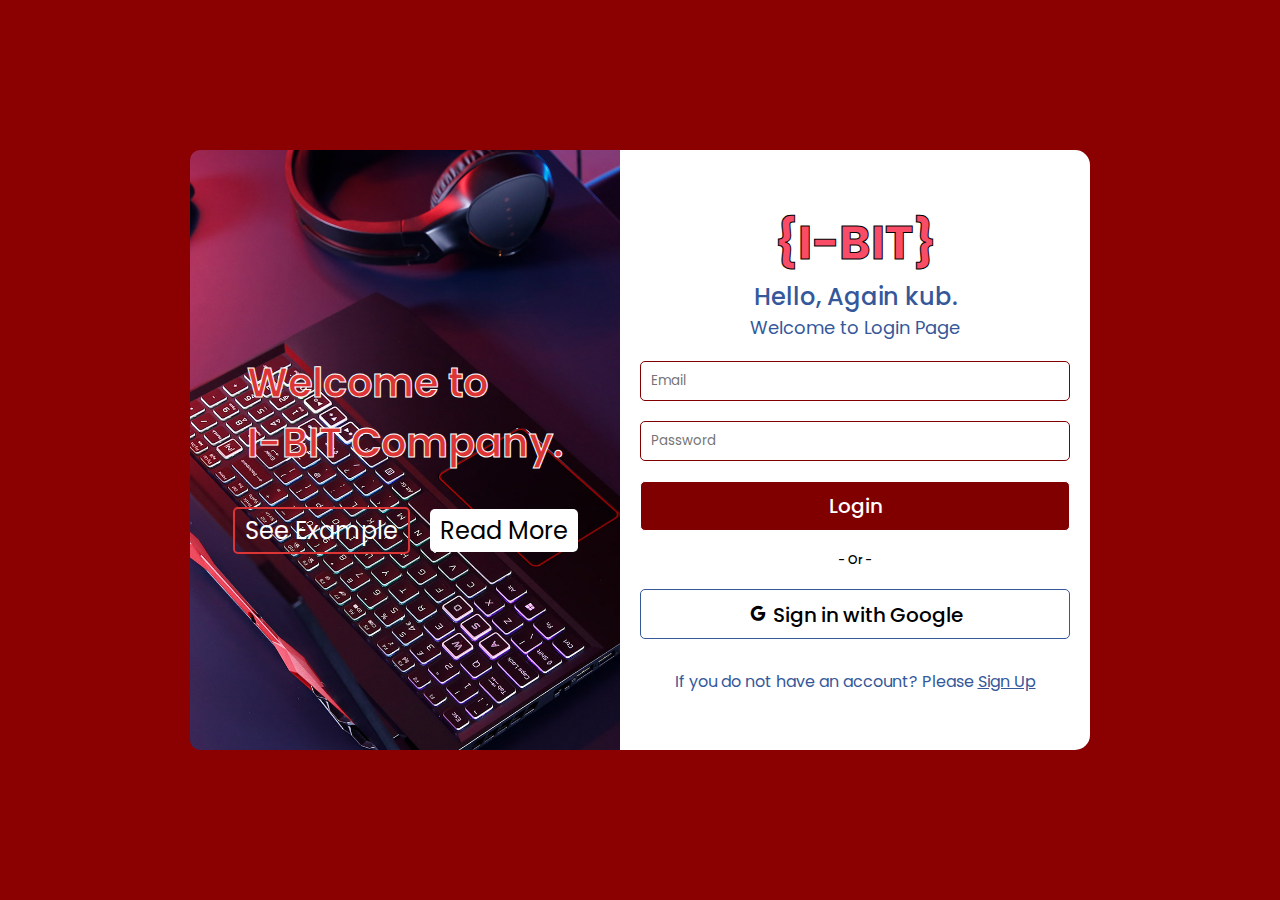
<file: LAB03-Sign-In and Sign-Up/sign-in.html>
<!DOCTYPE html>
<html lang="en">

<head>
    <meta charset="UTF-8">
    <meta http-equiv="X-UA-Compatible" content="IE=edge">
    <meta name="viewport" content="width=device-width, initial-scale=1.0">
    <link rel="stylesheet" href="style.css">
    <link href='https://unpkg.com/boxicons@2.1.2/css/boxicons.min.css' rel='stylesheet'>

    <script>
        function validateForm() {
            let email = document.forms["sign_up"]["email"].value;
            let password = document.forms["sign_up"]["password"].value;

            if (email == "") {
                alert("Email must be filled out");
                return false;
            }
            if (password == "") {
                alert("Password must be filled out");
                return false;
            }
            if (password.length < 9) {
                alert("Password length must be more 9 character ");
                return false;
            }
        }
    </script>

    <title>Sign in</title>
</head>

<body>

    <div class="container">
        <div class="col-left">
            <div class="info-left">
                <div class="text-display">
                    Welcome to <br> I-BIT Company.
                </div>
                <div class="btn-left">
                    <div class="example"><a href="#">See Example</a></div>
                    <div class="more"><a href="#">Read More</a></div>
                </div>
            </div>

        </div>
        <div class="col-right">
            <div class="logo">{I-BIT}</div>
            <div class="text-welcome">Hello, Again kub.</div>
            <div class="text-detail">Welcome to Login Page</div>
            <div class="form">
                <form name="sign_up" action="#" onsubmit="return validateForm()" method="POST">
                    <input type="email " name="email" id="email" placeholder="Email " class="email ">
                    <input type="password" name="password" id="password" placeholder="Password " class="password ">
                    <input type="submit" value="Login" class="button ">
                    <div class="hr ">- Or -</div>
                    <div class="btn "><a href="# "><i class='bx bxl-google'></i> Sign in with Google</a>
                    </div>
                </form>
            </div>
            <div class="text-signup ">If you do not have an account? Please
                <a href="sign-up.html ">Sign Up</a>
            </div>
        </div>
    </div>

</body>

</html>

</html>
</file>
<file: L02-Signin-Signup/style.css>
@import url("https://fonts.googleapis.com/css2?family=Poppins:wght@100;300;400;500;700&display=swap&quot;");



* {
    margin: 0;
    padding: 0;
    font-family: "Poppins", sans-serif;
    box-sizing: border-box;
}

body {
    height: 100vh;
    display: flex;
    align-items: center;
    justify-content: center;
    background-color: #4070F4;
}

.container {
    position: relative;
    max-width: 430px;
    width: 100%;
    background-color: white;
    border-radius: 10px;
    box-shadow: 0 5px 10px rgba(0, 0, 0, 0.1);
    overflow: hidden;
    margin: 0 20px;
}

.container .forms {
    display: flex;
    align-items: center;
    height: 440px;
    width: 200%;
    transition: height 0.2s ease;
}

.container .form {
    width: 50%;
    padding: 30px;
    background-color: white;
    transition: margin-left 0.18s ease;
}

.container .form .title {
    position: relative;
    font-size: 27px;
    font-weight: 600;
}

.form .input-field {
    position: relative;
    height: 50px;
    width: 100%;
    margin-top: 30px;
}

.input-field input{
    position: relative;
    height: 100%;
    width: 100%;
    padding: 0 35px;
    border: none;
    outline: none;
    font-size: 16px;
    border-bottom: 2px solid #ccc;
    border-top: 2px solid transparent;
    transition: all 0.2s ease;
}

.input-field input:is(:focus, :valid){
    border-bottom-color: #4070F4;
}
.input-field i{
    position: absolute;
    top: 50%;
    transform: translateY(-50%);
    color: #999;
    font-size: 23px;
    transition: all 0.2s case;
    left: 0px;
}

.form .checkbox-text {
    display: flex;
    align-self: center;
    justify-content: space-between; /* >>>> */
    margin-top: 20px;
}

.checkbox-text .checkbox-content{
    display: flex;
    align-items: center;
}

.checkbox-content input{
    margin: 0 8px -2px 4px;
    accent-color: #4070F4;
}


.form .text{
    color: #333;
    font-size: 14px;
}

.form a.text{
    text-decoration: none;
    color: #4070F4;
}

.form a:hover{
    text-decoration: underline;
}

.form .button {
    margin-top: 35px;
}

.form .button input{
    border: none;
    color: white;
    font-size: 17px;
    font-weight: 500;
    letter-spacing: 1px;
    border-radius: 6px;
    background-color: #4070F4;
    cursor: pointer;
    transition: all 0.3s case;
}

.button input:hover {
    background-color: #265df2;
}
</file>
<file: LAB-CSS-Git-LAB04-Portfolio/packages/css/styles.css>
/* ==================== GOOGLE FONTS ====================*/
@import url("https://fonts.googleapis.com/css2?family=Poppins:wght@400;500;600&display=swap");

/*==================== VARIABLES CSS ====================*/
:root {
  --header-height: 3rem;

  /*========== Colors ==========*/
  /* Change favorite color */
  --hue-color: 190; /*Purple 250 - Green 142 - Blue 230 - Pink 340*/

  /* HSL color mode */
  --first-color: hsl(var(--hue-color), 69%, 61%);
  --first-color-second: hsl(var(--hue-color), 69%, 61%);
  --first-color-alt: hsl(var(--hue-color), 57%, 53%);
  --first-color-lighter: hsl(var(--hue-color), 92%, 85%);
  --title-color: hsl(var(--hue-color), 8%, 15%);
  --text-color: hsl(var(--hue-color), 8%, 45%);
  --text-color-light: hsl(var(--hue-color), 8%, 65%);
  --input-color: hsl(var(--hue-color), 70%, 96%);
  --body-color: hsl(var(--hue-color), 60%, 99%);
  --container-color: #fff;
  --scroll-bar-color: hsl(var(--hue-color), 12%, 90%);
  --scroll-thumb-color: hsl(var(--hue-color), 12%, 80%);

  /*========== Font and typography ==========*/
  --body-font: "Poppins", sans-serif;

  /* .5rem = 8px, 1rem = 16px, 1.5rem = 24px ... */
  --big-font-size: 2rem;
  --h1-font-size: 1.5rem;
  --h2-font-size: 1.25rem;
  --h3-font-size: 1.125rem;
  --normal-font-size: 0.938rem;
  --small-font-size: 0.813rem;
  --smaller-font-size: 0.75rem;

  /*========== Font weight ==========*/
  --font-medium: 500;
  --font-semi-bold: 600;

  /*========== Margenes Bottom ==========*/
  /* .25rem = 4px, .5rem = 8px, .75rem = 12px ... */
  --mb-0-25: 0.25rem;
  --mb-0-5: 0.5rem;
  --mb-0-75: 0.75rem;
  --mb-1: 1rem;
  --mb-1-5: 1.5rem;
  --mb-2: 2rem;
  --mb-2-5: 2.5rem;
  --mb-3: 3rem;

  /*========== z index ==========*/
  --z-tooltip: 10;
  --z-fixed: 100;
  --z-modal: 1000;
}

/* Font size for large devices */
@media screen and (min-width: 968px) {
  :root {
    --big-font-size: 3rem;
    --h1-font-size: 2.25rem;
    --h2-font-size: 1.5rem;
    --h3-font-size: 1.25rem;
    --normal-font-size: 1rem;
    --small-font-size: 0.875rem;
    --smaller-font-size: 0.813rem;
  }
}

/*========== Variables Dark theme ==========*/
body.dark-theme {
  /* HSL color mode */
  --first-color-second: hsl(var(--hue-color), 30%, 8%);
  --title-color: hsl(var(--hue-color), 8%, 95%);
  --text-color: hsl(var(--hue-color), 8%, 45%);
  --text-color-light: hsl(var(--hue-color), 8%, 75%);
  --input-color: hsl(var(--hue-color), 29%, 16%);
  --body-color: hsl(var(--hue-color), 28%, 12%);
  --container-color: hsl(var(--hue-color), 29%, 16%);
  --scroll-bar-color: hsl(var(--hue-color), 12%, 48%);
  --scroll-thumb-color: hsl(var(--hue-color), 12%, 36%);
}

/*========== Button Dark/Light ==========*/
.nav__btns {
  display: flex;
  align-items: center;
}

.change-theme {
  font-size: 1.25rem;
  color: var(--title-color);
  margin-right: var(--mb-1);
  cursor: pointer;
}

.change-theme:hover {
  color: var(--first-color);
}

/*==================== BASE ====================*/

* {
  box-sizing: border-box;
  padding: 0;
  margin: 0;
}

html {
  scroll-behavior: smooth;
}

body {
  margin: 0 0 var(--header-height) 0;
  font-family: var(--body-font);
  font-size: var(--normal-font-size);
  background-color: var(--body-color);
  color: var(--text-color);
}

h1,
h2,
h3,
h4 {
  color: var(--title-color);
  font-weight: var(--font-semi-bold);
}

ul {
  list-style: none;
}

a {
  text-decoration: none;
}

img {
  width: 100%;
  height: auto;
}

/*==================== REUSABLE CSS CLASSES ====================*/
.section {
  padding: 2rem 0 4rem;
  margin-bottom: 40px;
}

.section__title {
  font-size: var(--h1-font-size);
}

.section__subtitle {
  display: block;
  font-size: var(--small-font-size);
  margin-bottom: var(--mb-2);
}

.section__title,
.section__subtitle {
  text-align: center;
}

/*==================== LAYOUT ====================*/

.container {
  max-width: 768px;
  margin-left: var(--mb-1-5);
  margin-right: var(--mb-1-5);
}

.grid {
  display: grid;
  gap: 1.5rem;
}

.header {
  width: 100%;
  position: fixed;
  bottom: 0;
  left: 0;
  z-index: var(--z-fixed);
  background-color: var(--body-color);
}

/*==================== NAV ====================*/
.nav {
  max-width: 968px;
  height: var(--header-height);
  display: flex;
  justify-content: space-between;
  align-items: center;
}

.nav__logo,
.nav__toggle {
  color: var(--title-color);
  font-weight: var(--font-medium);
}

.nav__logo:hover {
  color: var(--first-color);
}

.nav__toggle {
  font-size: 1.1rem;
  cursor: pointer;
}

.nav__toggle:hover {
  color: var(--first-color);
}

@media screen and (max-width: 767px) {
  .nav__menu {
    position: fixed;
    bottom: -100%;
    left: 0;
    width: 100%;
    background-color: var(--body-color);
    padding: 2rem 1.5rem 4rem;
    box-shadow: 0 -1px 4px rgba(0, 0, 0, 0.15);
    border-radius: 1.5rem 1.5rem 0 0;
    transition: 0.3s;
  }
}

.nav__list {
  grid-template-columns: repeat(3, 1fr);
  gap: 2rem;
}
.nav__link {
  display: flex;
  flex-direction: column;
  align-items: center;
  font-size: var(--small-font-size);
  color: var(--title-color);
  font-weight: var(--font-medium);
}

.nav__link:hover {
  color: var(--first-color);
}

.nav__icon {
  font-size: 1.2rem;
}

.nav__close {
  position: absolute;
  right: 1.3rem;
  bottom: 0.5rem;
  font-size: 1.5rem;
  cursor: pointer;
  color: var(--first-color);
}

.nav__close:hover {
  color: var(--first-color-alt);
}

/* show menu */
.show-menu {
  bottom: 0;
}

/* Active link */
.active-link {
  color: var(--first-color);
}

/* Change background header */
.scroll-header {
  box-shadow: 0 -1px 4px rgba(0, 0, 0, 0.15);
}

/*==================== HOME ====================*/

.home__container {
  gap: 1rem;
}

.home__content {
  grid-template-columns: 0.5fr 3fr;
  padding-top: 3.5rem;
  align-items: center;
}

.home__social {
  display: grid;
  grid-template-columns: max-content;
  row-gap: 1rem;
}

.home__social-icon {
  font-size: 1.25rem;
  color: var(--first-color);
}

.home__social-icon:hover {
  color: var(--first-color-alt);
}

.home__blob {
  width: 200px;
  fill: var(--first-color);
}

.home__blob-img {
  width: 220px;
}

.home__data {
  grid-column: 1/3;
}

.home__title {
  font-size: var(--big-font-size);
}

.home__subtitle {
  font-size: var(--h3-font-size);
  color: var(--text-color);
  font-weight: var(--font-medium);
  margin-bottom: var(--mb-0-75);
}

.home__description {
  margin-bottom: var(--mb-2);
}

.home__scroll {
  display: none;
}

.home__scroll-button {
  color: var(--first-color);
  transition: 0.3s;
}

.home__scroll-button:hover {
  transform: translateY(0.25rem);
}

.home__scroll-mouse {
  font-size: 2rem;
}

.home__scroll-name {
  font-size: var(--small-font-size);
  color: var(--title-color);
  font-weight: var(--font-medium);
  margin-right: var(--mb-0-25);
}

.home__scroll-arrow {
  font-size: 1.25rem;
}
/*==================== BUTTONS ====================*/

.button {
  display: inline-block;
  background-color: var(--first-color);
  color: #ffff;
  padding: 1rem;
  border-radius: 0.5rem;
  font-weight: var(--font-medium);
}

.button:hover {
  background-color: var(--first-color-alt);
}

.button__icon {
  font-size: 1.2rem;
  margin-left: var(--mb-0-5);
  transition: 0.3s;
}

.button--white {
  background-color: #fff;
  color: var(--first-color);
}

.button--white:hover {
  background-color: #fff;
}

.button--flex {
  display: inline-flex;
  align-items: center;
  transition: 0.3s;
}

.button--small {
  padding: 0.75rem 1rem;
}

.button--link {
  padding: 0;
  background-color: transparent;
  color: var(--first-color);
}

.button--link:hover {
  background-color: transparent;
  color: var(--first-color-alt);
}

/*==================== ABOUT ====================*/
.about__img {
  width: 200px;
  border-radius: 0.5rem;
  justify-self: center;
  align-items: center;
}

.about__description {
  text-align: center;
  margin-bottom: var(--mb-2-5);
}

.about__info {
  display: flex;
  justify-content: space-evenly;
  margin-bottom: var(--mb-2-5);
}

.about__info-title {
  font-size: var(--h2-font-size);
  font-weight: var(--font-semi-bold);
  color: var(--title-color);
}

.about__info-name {
  font-size: var(--smaller-font-size);
}

.about__info-title,
.about__info-name {
  display: block;
  text-align: center;
}

.about__buttons {
  display: flex;
  justify-content: center;
}

/*==================== SKILLS ====================*/

.skills__container {
  row-gap: 0;
}

.skills__header {
  display: flex;
  align-items: center;
  margin-bottom: var(--mb-2-5);
  cursor: pointer;
}

.skills__icon,
.skills__arrow {
  font-size: 2rem;
  color: var(--first-color);
}

.skills__icon {
  margin-right: var(--mb-0-75);
}

.skills__title {
  font-size: var(--h3-font-size);
}

.skills__subtitle {
  font-size: var(--small-font-size);
  color: var(--text-color-light);
}

.skills__arrow {
  margin-left: auto;
  transition: 0.4s;
}

.skills__list {
  row-gap: 1.5rem;
  padding-left: 2.7rem;
}

.skills__titles {
  display: flex;
  justify-content: space-between;
  margin-bottom: var(--mb-0-5);
}

.skills__name {
  font-size: var(--normal-font-size);
  font-weight: var(--font-medium);
}

.skills__bar,
.skills__percentage {
  height: 5px;
  border-radius: 0.25rem;
}

.skills__bar {
  background-color: var(--first-color-lighter);
}

.skills__percentage {
  display: block;
  background-color: var(--first-color);
}

.skills__html {
  width: 50%;
}

.skills__css {
  width: 40%;
}

.skills__js {
  width: 35%;
}

.skills__wordpress {
  width: 0%;
}

.skills__python {
  width: 50%;
}

.skills__tab {
  width: 51%;
}

.skills__sql {
  width: 50%;
}

.skills__google {
  width: 70%;
}

.skills__bank {
  width: 70%;
}

.skills__google {
  width: 70%;
}

.skills__counter {
  width: 80%;
}

.skills__office {
  width: 70%;
}

.skills__close .skills__list {
  height: 0;
  overflow: hidden;
}

.skills__open .skills__list {
  height: max-content;
  margin-bottom: var(--mb-2-5);
}

.skills__open .skills__arrow {
  transform: rotate(-180deg);
}

/*==================== QUALIFICATION ====================*/
.qualification__tabs {
  display: flex;
  justify-content: space-evenly;
  margin-bottom: var(--mb-2);
}

.qualification__button {
  font-size: var(--h3-font-size);
  font-weight: var(--font-medium);
  cursor: pointer;
}

.qualification__button:hover {
  color: var(--first-color);
}

.qualification__icon {
  font-size: 1.8rem;
  margin-right: var(--mb-0-25);
}

.qualification__data {
  display: grid;
  grid-template-columns: 1fr max-content 1fr;
  column-gap: 1.5rem;
}

.qualification__title {
  font-size: var(--normal-font-size);
  font-weight: var(--font-medium);
}

.qualification__subtitle {
  display: inline-block;
  font-size: var(--small-font-size);
  margin-bottom: var(--mb-1);
}

.qualification__calendar {
  font-size: var(--smaller-font-size);
  color: var(--text-color-light);
  /* margin-bottom: var(--mb-1) */
}

.qualification__rounder {
  display: inline-block;
  width: 13px;
  height: 13px;
  background-color: var(--first-color);
  border-radius: 50%;
}

.qualification__line {
  display: block;
  width: 1px;
  height: 100%;
  background-color: var(--first-color);
  transform: translate(6px, -7px);
}

.qualification__content[data-content] {
  display: none;
}

.qualification__active[data-content] {
  display: block;
}

.qualification__button.qualification__active {
  color: var(--first-color);
}

/*==================== SERVICES ====================*/
.services__container {
  gap: 1.5rem;
  grid-template-columns: repeat(2, 1fr);
}

.services__content {
  position: relative;
  background-color: var(--container-color);
  padding: 3.5rem 0.5rem 1.25rem 1.5rem;
  border-radius: 0.25rem;
  box-shadow: 0 2px 4px rgba(0, 0, 0, 0.15);
  transition: 0.3s;
}

.services__content:hover {
  box-shadow: 0 4px 8px rgba(0, 0, 0, 0.3);
}

.services__icon {
  display: block;
  font-size: 1.5rem;
  color: var(--first-color);
  margin-bottom: var(--mb-1);
}

.services__title {
  font-size: var(--h3-font-size);
  margin-bottom: var(--mb-1);
  font-weight: var(--font-medium);
}

.services__button {
  cursor: pointer;
  font-size: var(--small-font-size);
}

.services__button:hover .button__icon {
  transform: translateX(0.25rem);
}

.services__modal {
  position: fixed;
  top: 0;
  left: 0;
  right: 0;
  bottom: 0;
  background-color: rgba(0, 0, 0, 0.5);
  display: flex;
  align-items: center;
  justify-content: center;
  padding: 0 1rem;
  z-index: var(--z-modal);
  opacity: 0;
  visibility: hidden;
  transition: 0.3s;
}

.services__modal-content {
  position: relative;
  background-color: var(--container-color);
  padding: 1.5rem;
  border-radius: 0.5rem;
}

.services__modal-services {
  row-gap: 1rem;
}

.services__modal-service {
  display: flex;
}

.services__modal-title {
  font-size: var(--h3-font-size);
  font-weight: var(--font-medium);
  margin-bottom: var(--mb-1-5);
}

.services__modal-close {
  position: absolute;
  top: 1rem;
  right: 1rem;
  font-size: 1.5rem;
  color: var(--first-color);
  cursor: pointer;
}

.services__modal-icon {
  color: var(--first-color);
  margin-right: var(--mb-0-25);
}

/* Active Modal */
.active-modal {
  opacity: 1;
  visibility: visible;
}

/*==================== PORTFOLIO ====================*/
.portfolio__container {
  overflow: initial;
}

.portfolio__content {
  padding: 0 1.5rem;
}

.portfolio__img {
  width: 265px;
  border-radius: 0.5rem;
  justify-self: center;
}

.portfolio__title {
  font-size: var(--h3-font-size);
  margin-bottom: var(--mb-0-5);
}

.portfolio__description {
  margin-bottom: var(--mb-0-75);
}

.portfolio__button:hover .button__icon {
  transform: translateX(0.25rem);
}

.swiper-button-prev::after,
.swiper-button-next::after {
  content: "";
}

.swiper-portfolio-icon {
  font-size: 2rem;
  color: var(--first-color);
}

.swiper-button-prev {
  left: -0.5rem;
}

.swiper-button-next {
  right: -0.5rem;
}

.swiper-container-horizontal > .swiper-pagination-bullets {
  bottom: -2.5rem;
}

.swiper-pagination-bullet-active {
  background-color: var(--first-color);
}

.swiper-button-prev,
.swiper-button-next,
.swiper-pagination-bullet {
  outline: none;
}
/*==================== PROJECT IN MIND ====================*/
.project {
  text-align: center;
}

.project__bg {
  background-color: var(--first-color-second);
  padding-top: 3rem;
}

.project__title {
  font-size: var(--h2-font-size);
  margin-bottom: var(--mb-0-75);
}

.project__description {
  margin-bottom: var(--mb-1-5);
}

.project__title,
.project__description {
  color: #fff;
}

.project__img {
  width: 232px;
  justify-self: center;
}

/*==================== TESTIMONIAL ====================*/
.testimonial__data,
.testimonial__header {
  display: flex;
}

.testimonial__data {
  justify-content: space-between;
  margin-bottom: var(--mb-1);
}

.testimonial__img {
  width: 60px;
  height: 60px;
  border-radius: 50%;
  margin-right: var(--mb-0-75);
}

.testimonial__name {
  font-size: var(--h3-font-size);
  font-weight: var(--font-medium);
}

.testimonial__client {
  font-size: var(--small-font-size);
  color: var(--text-color-light);
}

.testimonial__description {
  margin-bottom: var(--mb-2-5);
}

.testimonial__icon-star {
  color: var(--first-color);
}

.swiper-container .swiper-pagination-testimonial {
  bottom: 0;
}

/*==================== CONTACT ME ====================*/
.contact__container {
  row-gap: 3rem;
}

.contact__information {
  display: flex;
  margin-bottom: var(--mb-2);
}

.contact__icon {
  font-size: 1.5rem;
  color: var(--first-color);
  margin-right: var(--mb-0-75);
}

.content__title {
  font-size: var(--h3-font-size);
  font-weight: var(--font-medium);
}

.contact__subtitle {
  font-size: var(--small-font-size);
  color: var(--text-color-light);
}

.contact__content {
  background-color: var(--input-color);
  border-radius: 0.5rem;
  padding: 0.75rem 1rem 0.25rem;
}

.contact__label {
  font-size: var(--smaller-font-size);
  color: var(--title-color);
}

.contact__input {
  width: 100%;
  background-color: var(--input-color);
  color: var(--text-color);
  font-family: var(--body-font);
  font-size: var(--normal-font-size);
  border: none;
  outline: none;
  padding: 0.25rem 0.5rem 0.5rem 0;
}

/*==================== FOOTER ====================*/
.footer {
  padding-top: 2rem;
}

.footer__container {
  row-gap: 3.5rem;
}

.footer__bg {
  background-color: var(--first-color-second);
  padding: 2rem 0 3rem;
}

.footer__title {
  font-size: var(--h1-font-size);
  margin-bottom: var(--mb-0-25);
}

.footer__subtitle {
  font-size: var(--small-font-size);
}

.footer__links {
  display: flex;
  flex-direction: column;
  row-gap: 1.5rem;
}

.footer__link:hover {
  color: var(--first-color-lighter);
}

.footer__social {
  font-size: 1.25rem;
  margin-right: var(--mb-1-5);
}

.footer__social:hover {
  color: var(--first-color-lighter);
}

.footer__copy {
  font-size: var(--smaller-font-size);
  text-align: center;
  color: var(--text-color-light);
  margin-top: var(--mb-3);
}

.footer__title,
.footer__subtitle,
.footer__link,
.footer__social {
  color: #fff;
}

/*========== SCROLL UP ==========*/
.scrollup {
  position: fixed;
  right: 1rem;
  bottom: -20%;
  background-color: var(--first-color);
  opacity: 0.8;
  padding: 0 0.3rem;
  border-radius: 0.4rem;
  z-index: var(--z-tooltip);
  transition: 0.4s;
}

.scrollup:hover {
  background-color: var(--first-color-alt);
}

.scrollup__icon {
  font-size: 1.5rem;
  color: #fff;
}

/* Show scroll */
.show-scroll {
  bottom: 5rem;
}

/*========== SCROLL BAR ==========*/
::-webkit-scrollbar {
  width: 0.6rem;
  background-color: var(--scroll-bar-color);
  border-radius: 0.5rem;
}

::-webkit-scrollbar-thumb {
  background-color: var(--scroll-thumb-color);
  border-radius: 0.5rem;
}

::-webkit-scrollbar-thumb:hover {
  background-color: var(--text-color-light);
}

/*==================== MEDIA QUERIES ====================*/
/* For small devices */
@media screen and (max-width: 380px) {
  .container {
    margin-left: var(--mb-1);
    margin-right: var(--mb-1);
  }

  .nav__menu {
    padding: 2rem 0.25rem 4rem;
  }

  .nav__list {
    column-gap: 0;
  }

  .home__content {
    grid-template-columns: 0.35fr 3fr;
  }

  .home__blob {
    width: 250px;
  }

  .home__social-icon {
    width: 30px;
  }

  .home__subtitle {
    font-size: 24px;
  }

  .home__description {
    font-size: 18px;
  }

  .home__button {
    font-size: 20px;
  }

  .skills__title {
    font-size: var(--normal-font-size);
  }
  .qualification__data {
    gap: 0.5rem;
  }

  .services__container {
    grid-template-columns: max-content;
    justify-content: center;
  }

  .services__content {
    padding-right: 3.5rem;
  }
  .services__modal {
    padding: 0 0.5rem;
  }

  .project__img {
    width: 200px;
  }

  .testimonial__header,
  .testimonial__data {
    flex-direction: column;
    align-items: center;
  }

  .testimonial__img {
    margin-right: 0;
    margin-bottom: var(--mb-0-25);
  }

  .testimonial__data,
  .testimonial__description {
    text-align: center;
  }
}

/* For medium devices */
@media screen and (min-width: 568px) {
  .home__content {
    grid-template-columns: max-content 1fr 1fr;
  }

  .home__data {
    grid-column: initial;
  }
  .home__img {
    order: 1;
    justify-self: center;
  }

  .about__container,
  .skills_container,
  .portfolio__content,
  .project__container,
  .contact__container,
  .footer__container {
    grid-template-columns: repeat(2, 1fr);
  }

  .qualification__sections {
    display: grid;
    grid-template-columns: 0.6fr;
    justify-content: center;
  }

  @media screen and (min-width: 768px) {
    .container {
      margin-left: auto;
      margin-right: auto;
    }

    .body {
      margin: 0;
    }
    .section {
      padding: 6rem 0 2rem;
    }
    .section__subtitle {
      margin-bottom: 4rem;
    }
    .header {
      top: 0;
      bottom: initial;
    }

    .header,
    .main,
    .footer__container {
      padding: 0 1rem;
    }

    .nav {
      height: calc(var(--header-height) + 1.5rem);
      column-gap: 1rem;
    }
    .nav__icon,
    .nav__close,
    .nav__toggle {
      display: none;
    }

    .nav__list {
      display: flex;
      column-gap: 2rem;
    }

    .nav__menu {
      margin-left: auto;
    }
    .change-theme {
      margin: 0;
    }

    .home__container {
      row-gap: 5rem;
    }

    .home__content {
      padding-top: 5.5rem;
      column-gap: 2rem;
    }
    .home__blob {
      width: 270px;
    }
    .home__scroll {
      display: block;
    }
    .home__scroll-button {
      margin-left: 3rem;
    }
    .about__container {
      column-gap: 5rem;
    }
    .about__img {
      width: 350px;
    }
    .about__description {
      text-align: initial;
    }
    .about__info {
      justify-content: space-between;
    }
    .about__buttons {
      justify-content: initial;
    }
    .qualification__tabs {
      justify-content: center;
    }
    .qualification__button {
      margin: 0 var(--mb-1);
    }

    .qualification__sections {
      grid-template-columns: 0.5fr;
    }
    .services__container {
      grid-template-columns: repeat(3, 218px);
      justify-content: center;
    }
    .services__icon {
      font-size: 2rem;
    }
    .services__content {
      padding: 6rem 0 2rem 2.5rem;
    }

    .services__modal-content {
      width: 450px;
    }
    .portfolio__img {
      width: 320px;
    }
    .portfolio__content {
      align-items: center;
    }
    .project {
      text-align: initial;
    }
    .project__bg {
      background: none;
    }
    .project__container {
      background-color: var(--first-color-second);
      border-radius: 1rem;
      padding: 3rem 2.5rem 0;
      grid-template-columns: 1fr max-content;
      column-gap: 3rem;
    }
    .project__data {
      padding-top: 0.8rem;
    }
    .footer__container {
      grid-template-columns: repeat(3, 1fr);
    }
    .footer__bg {
      padding: 3rem 0 3.5rem;
    }

    .footer__links {
      flex-direction: row;
      column-gap: 2rem;
    }
    .footer__socials {
      justify-self: flex-end;
    }
    .footer__copy {
      margin-top: 4.5rem;
    }
  }
}

/* For large devices */
@media screen and (min-width: 1024px) {
  body {
    margin: 0;
  }

  .header,
  .main,
  .footer__container {
    padding: 0;
  }
  .home__blob {
    width: 320px;
  }
  .home__social {
    transform: translateX(-6rem);
  }
  .services__container {
    grid-template-columns: repeat(3, 238px);
  }
  .portfolio__content {
    column-gap: 5rem;
  }

  .project__container {
    padding-bottom: 30px;
  }

  .swiper-portfolio-icon {
    font-size: 3.5rem;
  }
  .swiper-button-prev {
    left: -3.5rem;
  }
  .swiper-button-next {
    right: -3.5rem;
  }
  .swiper-container-horizontal > .swiper-pagination-bullets {
    bottom: -4.5rem;
  }

  .contact__form {
    width: 460px;
  }
  .contact__inputs {
    grid-template-columns: repeat(2, 1fr);
  }
}
</file>
<file: Lab01-NavBar/mystyle.css>
*{
    margin: 0%;
    padding: 0%;
    font-family: sans-serif;
}

.hero{
    position: relative;
    width: 100%;
    height: 100vh;
    background: #ffffff;
}

nav{
    display: flex;
    width: 84;
    margin: auto;
    padding: 20px 0;
    align-items: center;
    justify-content: space-between;
    padding-right: 5%;
}

nav ul li{
    display: inline-block;
    list-style: none;
    margin: 10px 20px;
}

nav ul li a{
    text-decoration: none;
    color:#000;
    font-weight: bold;
}

nav ul li a:hover{
    color: orangered;
}

.detel{
    margin-left: 8%;
    margin-top: 13%;
}

.detel h1{
    font-size: 50px;
    color: #212121;
    margin-bottom: 20px;
}

span{
    color: orangered;
}

.detel p{
    color: #555;
    line-height: 22px;
}

.detel a{
    background: #212121;
    padding: 10px 18px;
    text-decoration: none;
    font-weight: bold;
    color: #fff;
    display: inline-block;
    margin: 30px 0;
    border-radius: 5px;
}
.images{
    width: 45%;
    height: 44%;
    position: absolute;
    bottom: 0;
    right: 100px;
}


.images img{
    height: 100%;
    position: absolute;
    left: 50%;
    bottom: 0;
    transform: translateX(-50%);
    transition: 1s, left 1s;
}

.images:hover .shape{
    bottom: 40px;
}

.images:hover .Earth-Single{
    left: 45%;
    
}

.download {
    height: 10vh;
    width: 10vh;
    align-items: flex-start;
    padding-left: 10%;
}
</file>
<file: LAB02-Animated Product Card/style.css>
/* Poppins import Google font link */
@import url('https://fonts.googleapis.com/css2?family=Poppins:wght@400;500;600&display=swap');
*{
  margin: 0;
  padding: 0;
  box-sizing: border-box;
  font-family: 'Poppins', sans-serif;
}
body{
  display: flex;
  align-items: center;
  justify-content: center;
  min-height: 100vh;
  background: #4d5bf9;
}
.wrapper{
  width: 100%;
  max-width: 400px;
  background: #fff;
  padding: 20px;
  box-shadow: 0 4px 4px rgba(0,0,0,0.4);
  border-radius: 20px;
  overflow: hidden;
}
.wrapper .content .expand .logo{
  width: 100px;
  height: 100px;
}
.wrapper .content .expand .logo img{
  width: 100%;
  height: 100%;
  object-fit: contain;
}
.wrapper .content .icon span{
  font-size: 23px;
}
.wrapper .content .icon{
  cursor: pointer;
}
.wrapper .content{
  display: flex;
  justify-content: space-between;
  align-items: center;
}
.wrapper .other .image{
  width: 300px;
  height: 300px;
  margin-bottom: -70px;
  user-select: none;
  pointer-events: none;
  transition: all 0.2s ease;
}
.wrapper .other .image img{
  width: 130%;
  height: 130%;
  object-fit: contain;
  transform: rotate(18deg);
  position: relative;
  bottom: 80px;
  transition: all 0.2s ease;
}
.wrapper .other .header{
  font-weight: 500;
  font-size: 24px;
  color: #161616;
}
.wrapper .other p{
  font-size: 12px;
  text-align: justify;
  color: #333;
  font-weight: 400;
}
.wrapper .other .rating{
  margin-top: 5px;
}
.wrapper .other .rating span{
  color: #4d5bf9;
}
.wrapper .other .tab{
  display: flex;
  justify-content: space-between;
  margin-top: 20px;
}
.wrapper .other .tab .price_tab span{
  font-size: 25px;
  font-weight: 600;
  color: #4d5bf9;
  letter-spacing: 2px;
}
.wrapper .other .tab .price_tab{
  text-align: center;
}
.wrapper .other .tab .price_tab .end-price{
  font-size: 18px;
  color: #4d5bf9;
  font-weight: 400;
  letter-spacing: 2px;
}
.wrapper .other .tab .color_tab{
  display: flex;
  align-items: center;
}
.wrapper .other .tab .color_tab .color{
  width: 20px;
  height: 20px;
  background: #f2f2f2;
  border-radius: 20px;
  margin: 0 10px;
  cursor: pointer;
}
.wrapper .other .tab .color_tab .color.black{
  background: #222;
}
.wrapper .other .tab .color_tab .color.purple{
  background: #575fcf;
}
.wrapper .other .tab .color_tab .color.white{
  background: #bfbfbf;
}
.wrapper .other .tab .color_tab span{
  font-size: 20px;
  font-weight: 400;
}
.wrapper .other .button{
  width: 100%;
  padding: 8px;
  background: #575fcf;
  margin-top: 30px;
  text-align: center;
  border-radius: 50px;
  cursor: pointer;
  transition: all 0.2s cubic-bezier(0.97, -0.21, 1, 1);
}
.wrapper .other .button:hover{
  box-shadow: 0 0 0 2px #fff, 0 0 0 4px #575fcf;
}
.wrapper .other .button a{
  color: #fff;
  text-decoration: none;
  font-size: 20px;
}
/*  */
.wrapper .other .image #img-black.hide{
  opacity: 0;
}
.wrapper .other .image #img-white{
  position: relative;
  bottom: 480px;
  opacity: 0;
}
.wrapper .other .image #img-white.show{
  opacity: 1;
}
.wrapper .other .image #img-purple{
  position: relative;
  bottom: 880px;
  opacity: 0;
}
.wrapper .other .image #img-purple.show{
  opacity: 1;
}
/*  */
.wrapper .other .tab .color_tab .color.black.active{
  box-shadow:  0 0 0 2px #fff, 0 0 0 4px #222;
}
.wrapper .other .tab .color_tab .color.purple.active{
  box-shadow:  0 0 0 2px #fff, 0 0 0 4px #575fcf;
}
.wrapper .other .tab .color_tab .color.white.active{
  box-shadow:  0 0 0 2px #fff, 0 0 0 4px #bfbfbf;
}
</file>
<file: LAB04-Portfolio/packages/css/styles.css>
/* ==================== GOOGLE FONTS ====================*/
@import url("https://fonts.googleapis.com/css2?family=Poppins:wght@400;500;600&display=swap");

/*==================== VARIABLES CSS ====================*/
:root {
  --header-height: 3rem;

  /*========== Colors ==========*/
  /* Change favorite color */
  --hue-color: 190; /*Purple 250 - Green 142 - Blue 230 - Pink 340*/

  /* HSL color mode */
  --first-color: hsl(var(--hue-color), 69%, 61%);
  --first-color-second: hsl(var(--hue-color), 69%, 61%);
  --first-color-alt: hsl(var(--hue-color), 57%, 53%);
  --first-color-lighter: hsl(var(--hue-color), 92%, 85%);
  --title-color: hsl(var(--hue-color), 8%, 15%);
  --text-color: hsl(var(--hue-color), 8%, 45%);
  --text-color-light: hsl(var(--hue-color), 8%, 65%);
  --input-color: hsl(var(--hue-color), 70%, 96%);
  --body-color: hsl(var(--hue-color), 60%, 99%);
  --container-color: #fff;
  --scroll-bar-color: hsl(var(--hue-color), 12%, 90%);
  --scroll-thumb-color: hsl(var(--hue-color), 12%, 80%);

  /*========== Font and typography ==========*/
  --body-font: "Poppins", sans-serif;

  /* .5rem = 8px, 1rem = 16px, 1.5rem = 24px ... */
  --big-font-size: 2rem;
  --h1-font-size: 1.5rem;
  --h2-font-size: 1.25rem;
  --h3-font-size: 1.125rem;
  --normal-font-size: 0.938rem;
  --small-font-size: 0.813rem;
  --smaller-font-size: 0.75rem;

  /*========== Font weight ==========*/
  --font-medium: 500;
  --font-semi-bold: 600;

  /*========== Margenes Bottom ==========*/
  /* .25rem = 4px, .5rem = 8px, .75rem = 12px ... */
  --mb-0-25: 0.25rem;
  --mb-0-5: 0.5rem;
  --mb-0-75: 0.75rem;
  --mb-1: 1rem;
  --mb-1-5: 1.5rem;
  --mb-2: 2rem;
  --mb-2-5: 2.5rem;
  --mb-3: 3rem;

  /*========== z index ==========*/
  --z-tooltip: 10;
  --z-fixed: 100;
  --z-modal: 1000;
}

/* Font size for large devices */
@media screen and (min-width: 968px) {
  :root {
    --big-font-size: 3rem;
    --h1-font-size: 2.25rem;
    --h2-font-size: 1.5rem;
    --h3-font-size: 1.25rem;
    --normal-font-size: 1rem;
    --small-font-size: 0.875rem;
    --smaller-font-size: 0.813rem;
  }
}

/*========== Variables Dark theme ==========*/
body.dark-theme {
  /* HSL color mode */
  --first-color-second: hsl(var(--hue-color), 30%, 8%);
  --title-color: hsl(var(--hue-color), 8%, 95%);
  --text-color: hsl(var(--hue-color), 8%, 45%);
  --text-color-light: hsl(var(--hue-color), 8%, 75%);
  --input-color: hsl(var(--hue-color), 29%, 16%);
  --body-color: hsl(var(--hue-color), 28%, 12%);
  --container-color: hsl(var(--hue-color), 29%, 16%);
  --scroll-bar-color: hsl(var(--hue-color), 12%, 48%);
  --scroll-thumb-color: hsl(var(--hue-color), 12%, 36%);
}

/*========== Button Dark/Light ==========*/
.nav__btns {
  display: flex;
  align-items: center;
}

.change-theme {
  font-size: 1.25rem;
  color: var(--title-color);
  margin-right: var(--mb-1);
  cursor: pointer;
}

.change-theme:hover {
  color: var(--first-color);
}

/*==================== BASE ====================*/

* {
  box-sizing: border-box;
  padding: 0;
  margin: 0;
}

html {
  scroll-behavior: smooth;
}

body {
  margin: 0 0 var(--header-height) 0;
  font-family: var(--body-font);
  font-size: var(--normal-font-size);
  background-color: var(--body-color);
  color: var(--text-color);
}

h1,
h2,
h3,
h4 {
  color: var(--title-color);
  font-weight: var(--font-semi-bold);
}

ul {
  list-style: none;
}

a {
  text-decoration: none;
}

img {
  width: 100%;
  height: auto;
}

/*==================== REUSABLE CSS CLASSES ====================*/
.section {
  padding: 2rem 0 4rem;
  margin-bottom: 40px;
}

.section__title {
  font-size: var(--h1-font-size);
}

.section__subtitle {
  display: block;
  font-size: var(--small-font-size);
  margin-bottom: var(--mb-2);
}

.section__title,
.section__subtitle {
  text-align: center;
}

/*==================== LAYOUT ====================*/

.container {
  max-width: 768px;
  margin-left: var(--mb-1-5);
  margin-right: var(--mb-1-5);
}

.grid {
  display: grid;
  gap: 1.5rem;
}

.header {
  width: 100%;
  position: fixed;
  bottom: 0;
  left: 0;
  z-index: var(--z-fixed);
  background-color: var(--body-color);
}

/*==================== NAV ====================*/
.nav {
  max-width: 968px;
  height: var(--header-height);
  display: flex;
  justify-content: space-between;
  align-items: center;
}

.nav__logo,
.nav__toggle {
  color: var(--title-color);
  font-weight: var(--font-medium);
}

.nav__logo:hover {
  color: var(--first-color);
}

.nav__toggle {
  font-size: 1.1rem;
  cursor: pointer;
}

.nav__toggle:hover {
  color: var(--first-color);
}

@media screen and (max-width: 767px) {
  .nav__menu {
    position: fixed;
    bottom: -100%;
    left: 0;
    width: 100%;
    background-color: var(--body-color);
    padding: 2rem 1.5rem 4rem;
    box-shadow: 0 -1px 4px rgba(0, 0, 0, 0.15);
    border-radius: 1.5rem 1.5rem 0 0;
    transition: 0.3s;
  }
}

.nav__list {
  grid-template-columns: repeat(3, 1fr);
  gap: 2rem;
}
.nav__link {
  display: flex;
  flex-direction: column;
  align-items: center;
  font-size: var(--small-font-size);
  color: var(--title-color);
  font-weight: var(--font-medium);
}

.nav__link:hover {
  color: var(--first-color);
}

.nav__icon {
  font-size: 1.2rem;
}

.nav__close {
  position: absolute;
  right: 1.3rem;
  bottom: 0.5rem;
  font-size: 1.5rem;
  cursor: pointer;
  color: var(--first-color);
}

.nav__close:hover {
  color: var(--first-color-alt);
}

/* show menu */
.show-menu {
  bottom: 0;
}

/* Active link */
.active-link {
  color: var(--first-color);
}

/* Change background header */
.scroll-header {
  box-shadow: 0 -1px 4px rgba(0, 0, 0, 0.15);
}

/*==================== HOME ====================*/

.home__container {
  gap: 1rem;
}

.home__content {
  grid-template-columns: 0.5fr 3fr;
  padding-top: 3.5rem;
  align-items: center;
}

.home__social {
  display: grid;
  grid-template-columns: max-content;
  row-gap: 1rem;
}

.home__social-icon {
  font-size: 1.25rem;
  color: var(--first-color);
}

.home__social-icon:hover {
  color: var(--first-color-alt);
}

.home__blob {
  width: 200px;
  fill: var(--first-color);
}

.home__blob-img {
  width: 220px;
}

.home__data {
  grid-column: 1/3;
}

.home__title {
  font-size: var(--big-font-size);
}

.home__subtitle {
  font-size: var(--h3-font-size);
  color: var(--text-color);
  font-weight: var(--font-medium);
  margin-bottom: var(--mb-0-75);
}

.home__description {
  margin-bottom: var(--mb-2);
}

.home__scroll {
  display: none;
}

.home__scroll-button {
  color: var(--first-color);
  transition: 0.3s;
}

.home__scroll-button:hover {
  transform: translateY(0.25rem);
}

.home__scroll-mouse {
  font-size: 2rem;
}

.home__scroll-name {
  font-size: var(--small-font-size);
  color: var(--title-color);
  font-weight: var(--font-medium);
  margin-right: var(--mb-0-25);
}

.home__scroll-arrow {
  font-size: 1.25rem;
}
/*==================== BUTTONS ====================*/

.button {
  display: inline-block;
  background-color: var(--first-color);
  color: #ffff;
  padding: 1rem;
  border-radius: 0.5rem;
  font-weight: var(--font-medium);
}

.button:hover {
  background-color: var(--first-color-alt);
}

.button__icon {
  font-size: 1.2rem;
  margin-left: var(--mb-0-5);
  transition: 0.3s;
}

.button--white {
  background-color: #fff;
  color: var(--first-color);
}

.button--white:hover {
  background-color: #fff;
}

.button--flex {
  display: inline-flex;
  align-items: center;
  transition: 0.3s;
}

.button--small {
  padding: 0.75rem 1rem;
}

.button--link {
  padding: 0;
  background-color: transparent;
  color: var(--first-color);
}

.button--link:hover {
  background-color: transparent;
  color: var(--first-color-alt);
}

/*==================== ABOUT ====================*/
.about__img {
  width: 200px;
  border-radius: 0.5rem;
  justify-self: center;
  align-items: center;
}

.about__description {
  text-align: center;
  margin-bottom: var(--mb-2-5);
}

.about__info {
  display: flex;
  justify-content: space-evenly;
  margin-bottom: var(--mb-2-5);
}

.about__info-title {
  font-size: var(--h2-font-size);
  font-weight: var(--font-semi-bold);
  color: var(--title-color);
}

.about__info-name {
  font-size: var(--smaller-font-size);
}

.about__info-title,
.about__info-name {
  display: block;
  text-align: center;
}

.about__buttons {
  display: flex;
  justify-content: center;
}

/*==================== SKILLS ====================*/

.skills__container {
  row-gap: 0;
}

.skills__header {
  display: flex;
  align-items: center;
  margin-bottom: var(--mb-2-5);
  cursor: pointer;
}

.skills__icon,
.skills__arrow {
  font-size: 2rem;
  color: var(--first-color);
}

.skills__icon {
  margin-right: var(--mb-0-75);
}

.skills__title {
  font-size: var(--h3-font-size);
}

.skills__subtitle {
  font-size: var(--small-font-size);
  color: var(--text-color-light);
}

.skills__arrow {
  margin-left: auto;
  transition: 0.4s;
}

.skills__list {
  row-gap: 1.5rem;
  padding-left: 2.7rem;
}

.skills__titles {
  display: flex;
  justify-content: space-between;
  margin-bottom: var(--mb-0-5);
}

.skills__name {
  font-size: var(--normal-font-size);
  font-weight: var(--font-medium);
}

.skills__bar,
.skills__percentage {
  height: 5px;
  border-radius: 0.25rem;
}

.skills__bar {
  background-color: var(--first-color-lighter);
}

.skills__percentage {
  display: block;
  background-color: var(--first-color);
}

.skills__html {
  width: 50%;
}

.skills__css {
  width: 40%;
}

.skills__js {
  width: 35%;
}

.skills__wordpress {
  width: 0%;
}

.skills__python {
  width: 50%;
}

.skills__tab {
  width: 51%;
}

.skills__sql {
  width: 50%;
}

.skills__google {
  width: 70%;
}

.skills__bank {
  width: 70%;
}

.skills__google {
  width: 70%;
}

.skills__counter {
  width: 80%;
}

.skills__office {
  width: 70%;
}

.skills__close .skills__list {
  height: 0;
  overflow: hidden;
}

.skills__open .skills__list {
  height: max-content;
  margin-bottom: var(--mb-2-5);
}

.skills__open .skills__arrow {
  transform: rotate(-180deg);
}

/*==================== QUALIFICATION ====================*/
.qualification__tabs {
  display: flex;
  justify-content: space-evenly;
  margin-bottom: var(--mb-2);
}

.qualification__button {
  font-size: var(--h3-font-size);
  font-weight: var(--font-medium);
  cursor: pointer;
}

.qualification__button:hover {
  color: var(--first-color);
}

.qualification__icon {
  font-size: 1.8rem;
  margin-right: var(--mb-0-25);
}

.qualification__data {
  display: grid;
  grid-template-columns: 1fr max-content 1fr;
  column-gap: 1.5rem;
}

.qualification__title {
  font-size: var(--normal-font-size);
  font-weight: var(--font-medium);
}

.qualification__subtitle {
  display: inline-block;
  font-size: var(--small-font-size);
  margin-bottom: var(--mb-1);
}

.qualification__calendar {
  font-size: var(--smaller-font-size);
  color: var(--text-color-light);
  /* margin-bottom: var(--mb-1) */
}

.qualification__rounder {
  display: inline-block;
  width: 13px;
  height: 13px;
  background-color: var(--first-color);
  border-radius: 50%;
}

.qualification__line {
  display: block;
  width: 1px;
  height: 100%;
  background-color: var(--first-color);
  transform: translate(6px, -7px);
}

.qualification__content[data-content] {
  display: none;
}

.qualification__active[data-content] {
  display: block;
}

.qualification__button.qualification__active {
  color: var(--first-color);
}

/*==================== SERVICES ====================*/
.services__container {
  gap: 1.5rem;
  grid-template-columns: repeat(2, 1fr);
}

.services__content {
  position: relative;
  background-color: var(--container-color);
  padding: 3.5rem 0.5rem 1.25rem 1.5rem;
  border-radius: 0.25rem;
  box-shadow: 0 2px 4px rgba(0, 0, 0, 0.15);
  transition: 0.3s;
}

.services__content:hover {
  box-shadow: 0 4px 8px rgba(0, 0, 0, 0.3);
}

.services__icon {
  display: block;
  font-size: 1.5rem;
  color: var(--first-color);
  margin-bottom: var(--mb-1);
}

.services__title {
  font-size: var(--h3-font-size);
  margin-bottom: var(--mb-1);
  font-weight: var(--font-medium);
}

.services__button {
  cursor: pointer;
  font-size: var(--small-font-size);
}

.services__button:hover .button__icon {
  transform: translateX(0.25rem);
}

.services__modal {
  position: fixed;
  top: 0;
  left: 0;
  right: 0;
  bottom: 0;
  background-color: rgba(0, 0, 0, 0.5);
  display: flex;
  align-items: center;
  justify-content: center;
  padding: 0 1rem;
  z-index: var(--z-modal);
  opacity: 0;
  visibility: hidden;
  transition: 0.3s;
}

.services__modal-content {
  position: relative;
  background-color: var(--container-color);
  padding: 1.5rem;
  border-radius: 0.5rem;
}

.services__modal-services {
  row-gap: 1rem;
}

.services__modal-service {
  display: flex;
}

.services__modal-title {
  font-size: var(--h3-font-size);
  font-weight: var(--font-medium);
  margin-bottom: var(--mb-1-5);
}

.services__modal-close {
  position: absolute;
  top: 1rem;
  right: 1rem;
  font-size: 1.5rem;
  color: var(--first-color);
  cursor: pointer;
}

.services__modal-icon {
  color: var(--first-color);
  margin-right: var(--mb-0-25);
}

/* Active Modal */
.active-modal {
  opacity: 1;
  visibility: visible;
}

/*==================== PORTFOLIO ====================*/
.portfolio__container {
  overflow: initial;
}

.portfolio__content {
  padding: 0 1.5rem;
}

.portfolio__img {
  width: 265px;
  border-radius: 0.5rem;
  justify-self: center;
}

.portfolio__title {
  font-size: var(--h3-font-size);
  margin-bottom: var(--mb-0-5);
}

.portfolio__description {
  margin-bottom: var(--mb-0-75);
}

.portfolio__button:hover .button__icon {
  transform: translateX(0.25rem);
}

.swiper-button-prev::after,
.swiper-button-next::after {
  content: "";
}

.swiper-portfolio-icon {
  font-size: 2rem;
  color: var(--first-color);
}

.swiper-button-prev {
  left: -0.5rem;
}

.swiper-button-next {
  right: -0.5rem;
}

.swiper-container-horizontal > .swiper-pagination-bullets {
  bottom: -2.5rem;
}

.swiper-pagination-bullet-active {
  background-color: var(--first-color);
}

.swiper-button-prev,
.swiper-button-next,
.swiper-pagination-bullet {
  outline: none;
}
/*==================== PROJECT IN MIND ====================*/
.project {
  text-align: center;
}

.project__bg {
  background-color: var(--first-color-second);
  padding-top: 3rem;
}

.project__title {
  font-size: var(--h2-font-size);
  margin-bottom: var(--mb-0-75);
}

.project__description {
  margin-bottom: var(--mb-1-5);
}

.project__title,
.project__description {
  color: #fff;
}

.project__img {
  width: 232px;
  justify-self: center;
}

/*==================== TESTIMONIAL ====================*/
.testimonial__data,
.testimonial__header {
  display: flex;
}

.testimonial__data {
  justify-content: space-between;
  margin-bottom: var(--mb-1);
}

.testimonial__img {
  width: 60px;
  height: 60px;
  border-radius: 50%;
  margin-right: var(--mb-0-75);
}

.testimonial__name {
  font-size: var(--h3-font-size);
  font-weight: var(--font-medium);
}

.testimonial__client {
  font-size: var(--small-font-size);
  color: var(--text-color-light);
}

.testimonial__description {
  margin-bottom: var(--mb-2-5);
}

.testimonial__icon-star {
  color: var(--first-color);
}

.swiper-container .swiper-pagination-testimonial {
  bottom: 0;
}

/*==================== CONTACT ME ====================*/
.contact__container {
  row-gap: 3rem;
}

.contact__information {
  display: flex;
  margin-bottom: var(--mb-2);
}

.contact__icon {
  font-size: 1.5rem;
  color: var(--first-color);
  margin-right: var(--mb-0-75);
}

.content__title {
  font-size: var(--h3-font-size);
  font-weight: var(--font-medium);
}

.contact__subtitle {
  font-size: var(--small-font-size);
  color: var(--text-color-light);
}

.contact__content {
  background-color: var(--input-color);
  border-radius: 0.5rem;
  padding: 0.75rem 1rem 0.25rem;
}

.contact__label {
  font-size: var(--smaller-font-size);
  color: var(--title-color);
}

.contact__input {
  width: 100%;
  background-color: var(--input-color);
  color: var(--text-color);
  font-family: var(--body-font);
  font-size: var(--normal-font-size);
  border: none;
  outline: none;
  padding: 0.25rem 0.5rem 0.5rem 0;
}

/*==================== FOOTER ====================*/
.footer {
  padding-top: 2rem;
}

.footer__container {
  row-gap: 3.5rem;
}

.footer__bg {
  background-color: var(--first-color-second);
  padding: 2rem 0 3rem;
}

.footer__title {
  font-size: var(--h1-font-size);
  margin-bottom: var(--mb-0-25);
}

.footer__subtitle {
  font-size: var(--small-font-size);
}

.footer__links {
  display: flex;
  flex-direction: column;
  row-gap: 1.5rem;
}

.footer__link:hover {
  color: var(--first-color-lighter);
}

.footer__social {
  font-size: 1.25rem;
  margin-right: var(--mb-1-5);
}

.footer__social:hover {
  color: var(--first-color-lighter);
}

.footer__copy {
  font-size: var(--smaller-font-size);
  text-align: center;
  color: var(--text-color-light);
  margin-top: var(--mb-3);
}

.footer__title,
.footer__subtitle,
.footer__link,
.footer__social {
  color: #fff;
}

/*========== SCROLL UP ==========*/
.scrollup {
  position: fixed;
  right: 1rem;
  bottom: -20%;
  background-color: var(--first-color);
  opacity: 0.8;
  padding: 0 0.3rem;
  border-radius: 0.4rem;
  z-index: var(--z-tooltip);
  transition: 0.4s;
}

.scrollup:hover {
  background-color: var(--first-color-alt);
}

.scrollup__icon {
  font-size: 1.5rem;
  color: #fff;
}

/* Show scroll */
.show-scroll {
  bottom: 5rem;
}

/*========== SCROLL BAR ==========*/
::-webkit-scrollbar {
  width: 0.6rem;
  background-color: var(--scroll-bar-color);
  border-radius: 0.5rem;
}

::-webkit-scrollbar-thumb {
  background-color: var(--scroll-thumb-color);
  border-radius: 0.5rem;
}

::-webkit-scrollbar-thumb:hover {
  background-color: var(--text-color-light);
}

/*==================== MEDIA QUERIES ====================*/
/* For small devices */
@media screen and (max-width: 380px) {
  .container {
    margin-left: var(--mb-1);
    margin-right: var(--mb-1);
  }

  .nav__menu {
    padding: 2rem 0.25rem 4rem;
  }

  .nav__list {
    column-gap: 0;
  }

  .home__content {
    grid-template-columns: 0.35fr 3fr;
  }

  .home__blob {
    width: 250px;
  }

  .home__social-icon {
    width: 30px;
  }

  .home__subtitle {
    font-size: 24px;
  }

  .home__description {
    font-size: 18px;
  }

  .home__button {
    font-size: 20px;
  }

  .skills__title {
    font-size: var(--normal-font-size);
  }
  .qualification__data {
    gap: 0.5rem;
  }

  .services__container {
    grid-template-columns: max-content;
    justify-content: center;
  }

  .services__content {
    padding-right: 3.5rem;
  }
  .services__modal {
    padding: 0 0.5rem;
  }

  .project__img {
    width: 200px;
  }

  .testimonial__header,
  .testimonial__data {
    flex-direction: column;
    align-items: center;
  }

  .testimonial__img {
    margin-right: 0;
    margin-bottom: var(--mb-0-25);
  }

  .testimonial__data,
  .testimonial__description {
    text-align: center;
  }
}

/* For medium devices */
@media screen and (min-width: 568px) {
  .home__content {
    grid-template-columns: max-content 1fr 1fr;
  }

  .home__data {
    grid-column: initial;
  }
  .home__img {
    order: 1;
    justify-self: center;
  }

  .about__container,
  .skills_container,
  .portfolio__content,
  .project__container,
  .contact__container,
  .footer__container {
    grid-template-columns: repeat(2, 1fr);
  }

  .qualification__sections {
    display: grid;
    grid-template-columns: 0.6fr;
    justify-content: center;
  }

  @media screen and (min-width: 768px) {
    .container {
      margin-left: auto;
      margin-right: auto;
    }

    .body {
      margin: 0;
    }
    .section {
      padding: 6rem 0 2rem;
    }
    .section__subtitle {
      margin-bottom: 4rem;
    }
    .header {
      top: 0;
      bottom: initial;
    }

    .header,
    .main,
    .footer__container {
      padding: 0 1rem;
    }

    .nav {
      height: calc(var(--header-height) + 1.5rem);
      column-gap: 1rem;
    }
    .nav__icon,
    .nav__close,
    .nav__toggle {
      display: none;
    }

    .nav__list {
      display: flex;
      column-gap: 2rem;
    }

    .nav__menu {
      margin-left: auto;
    }
    .change-theme {
      margin: 0;
    }

    .home__container {
      row-gap: 5rem;
    }

    .home__content {
      padding-top: 5.5rem;
      column-gap: 2rem;
    }
    .home__blob {
      width: 270px;
    }
    .home__scroll {
      display: block;
    }
    .home__scroll-button {
      margin-left: 3rem;
    }
    .about__container {
      column-gap: 5rem;
    }
    .about__img {
      width: 350px;
    }
    .about__description {
      text-align: initial;
    }
    .about__info {
      justify-content: space-between;
    }
    .about__buttons {
      justify-content: initial;
    }
    .qualification__tabs {
      justify-content: center;
    }
    .qualification__button {
      margin: 0 var(--mb-1);
    }

    .qualification__sections {
      grid-template-columns: 0.5fr;
    }
    .services__container {
      grid-template-columns: repeat(3, 218px);
      justify-content: center;
    }
    .services__icon {
      font-size: 2rem;
    }
    .services__content {
      padding: 6rem 0 2rem 2.5rem;
    }

    .services__modal-content {
      width: 450px;
    }
    .portfolio__img {
      width: 320px;
    }
    .portfolio__content {
      align-items: center;
    }
    .project {
      text-align: initial;
    }
    .project__bg {
      background: none;
    }
    .project__container {
      background-color: var(--first-color-second);
      border-radius: 1rem;
      padding: 3rem 2.5rem 0;
      grid-template-columns: 1fr max-content;
      column-gap: 3rem;
    }
    .project__data {
      padding-top: 0.8rem;
    }
    .footer__container {
      grid-template-columns: repeat(3, 1fr);
    }
    .footer__bg {
      padding: 3rem 0 3.5rem;
    }

    .footer__links {
      flex-direction: row;
      column-gap: 2rem;
    }
    .footer__socials {
      justify-self: flex-end;
    }
    .footer__copy {
      margin-top: 4.5rem;
    }
  }
}

/* For large devices */
@media screen and (min-width: 1024px) {
  body {
    margin: 0;
  }

  .header,
  .main,
  .footer__container {
    padding: 0;
  }
  .home__blob {
    width: 320px;
  }
  .home__social {
    transform: translateX(-6rem);
  }
  .services__container {
    grid-template-columns: repeat(3, 238px);
  }
  .portfolio__content {
    column-gap: 5rem;
  }

  .project__container {
    padding-bottom: 30px;
  }

  .swiper-portfolio-icon {
    font-size: 3.5rem;
  }
  .swiper-button-prev {
    left: -3.5rem;
  }
  .swiper-button-next {
    right: -3.5rem;
  }
  .swiper-container-horizontal > .swiper-pagination-bullets {
    bottom: -4.5rem;
  }

  .contact__form {
    width: 460px;
  }
  .contact__inputs {
    grid-template-columns: repeat(2, 1fr);
  }
}
</file>
<file: LAB03-Sign-In and Sign-Up/style.css>
@import url('https://fonts.googleapis.com/css2?family=Poppins:wght@300;400;500;600&display=swap');
* {
    font-family: 'Poppins', sans-serif;
    margin: 0;
    padding: 0;
    box-sizing: border-box;
}

body {
    height: 100vh;
    display: flex;
    align-items: center;
    justify-content: center;
    background-color: #8b0000;
}

.container {
    width: 900px;
    height: 600px;
    background-color: #fff;
    box-shadow: px 2px #800000;
    border-radius: 15px;
    display: flex;
}

.container .col-left {
    width: 50%;
    height: 100%;
    background-color: #35589A;
    border-radius: 10px 0px 0px 10px;
    /* background-image: url('andrew-neel-ute2XAFQU2I-unsplash.jpg'); */
    background-image: url('acernitro5an515-55featured.jpg');
    background-position: center;
    background-repeat: no-repeat;
    background-size: cover;
    object-fit: cover;
}

.container .col-left .info-left {
    /* margin-top: 20px; */
    width: 100%;
    height: 100%;
    display: flex;
    flex-direction: column;
    justify-content: center;
    align-items: center;
}

.container .col-left .info-left .text-display {
    font-size: 40px;
    font-weight: 600;
    color: #DC3535;
    -webkit-text-stroke: 1px white;
}

.container .col-left .info-left .btn-left {
    margin-top: 40px;
    font-size: 24px;
    font-weight: 400px;
    display: flex;
    flex-direction: row;
    justify-content: space-between;
}

.container .col-left .info-left .btn-left .example a {
    text-decoration: none;
    color: #fff;
    border: 2px solid #DC3535;
    padding: 5px 10px;
    border-radius: 5px;
}

.container .col-left .info-left .btn-left .example a:hover {
    /* text-decoration: none; */
    color: #000;
    background-color: #fff;
    border: transparent;
    cursor: pointer;
    transition: all 0.3s ease;
}

.container .col-left .info-left .btn-left .more a {
    text-decoration: none;
    color: #000;
    background-color: #fff;
    padding: 5px 10px;
    border-radius: 5px;
    margin-left: 20px;
}

.container .col-left .info-left .btn-left .more a:hover {
    /* text-decoration: none; */
    color: #000;
    background-color: transparent;
    border: 2px solid #DC3535;
    padding: 5px 10px;
    border-radius: 5px;
    cursor: pointer;
    transition: all 0.3s ease;
}

.container .col-right {
    width: 50%;
    height: 100%;
    background-color: #fff;
    border-radius: 0px 10px 10px 0px;
    margin-left: 20px;
    margin-right: 20px;
    display: flex;
    flex-direction: column;
    align-items: center;
    justify-content: center;
}

.container .col-right .logo {
    font-size: 48px;
    font-weight: 700;
    color: #F94C66;
    -webkit-text-stroke: 1px #000;
}

.container .col-right .text-welcome {
    font-size: 24px;
    font-weight: 500;
    color: #35589A;
}

.container .col-right .text-detail {
    font-size: 18px;
    font-weight: 400;
    color: #35589A;
}

.container .col-right .form {
    display: flex;
    flex-direction: column;
}

.container .col-right .form .email,
.container .col-right .form .password {
    width: 100%;
    height: 40px;
    margin-top: 20px;
    border: 1px solid #800000;
    border-radius: 5px;
    padding: 10px;
}

.container .col-right .form .button {
    width: 100%;
    height: 50px;
    margin-top: 20px;
    background-color: #800000;
    color: #fff;
    border-radius: 5px;
    border: 1px solid #fff;
    font-size: 20px;
    font-weight: 500;
    text-align: center;
}

.container .col-right .form .button:hover {
    border: 1px solid #35589A;
    background-color: transparent;
    color: #000;
    cursor: pointer;
}

.container .col-right .form .hr {
    margin-top: 20px;
    /* margin-left: 45%; */
    color: #000;
    font-size: 12px;
    font-weight: 500;
    text-align: center;
}

.container .col-right .form .btn {
    width: 100%;
    height: 50px;
    margin-top: 20px;
    background-color: transparent;
    border-radius: 5px;
    border: 1px solid #35589A;
    font-size: 20px;
    font-weight: 500;
    text-align: center;
    padding-top: 10px;
    text-decoration: none;
}

.container .col-right .form .btn a {
    text-decoration: none;
    color: #000;
}

.container .col-right .form .btn:hover {
    text-decoration: none;
    color: #fff;
    background-color: #800000;
}

.container .col-right .form .btn a:hover {
    text-decoration: none;
    color: #fff;
}

.container .col-right .text-signup {
    font-size: 16px;
    font-weight: 400;
    color: #35589A;
    margin-top: 30px;
}

.container .col-right .text-signup a {
    /* text-decoration: none; */
    color: #35589A;
}
</file>
